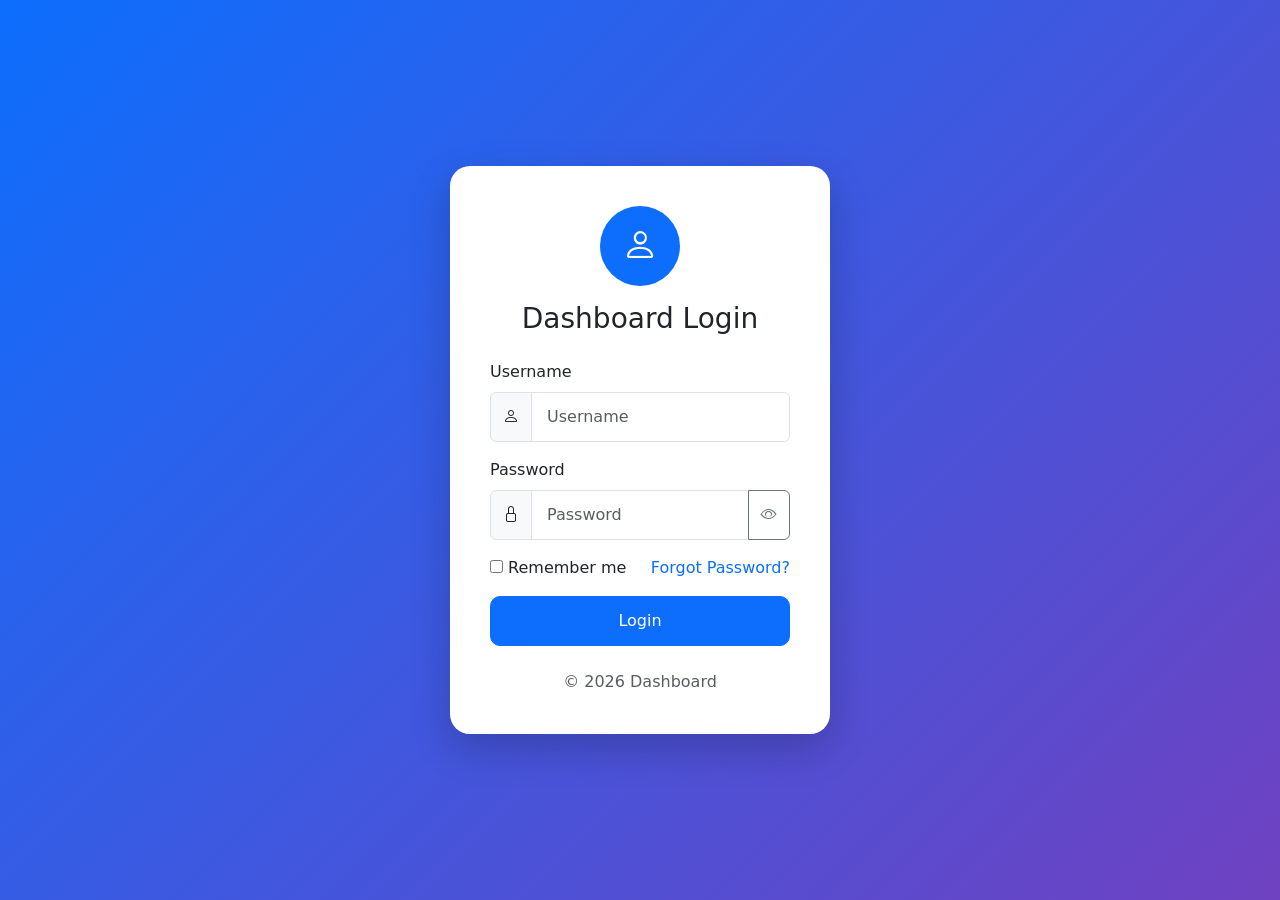
<file: index.html>
<!DOCTYPE html>
<html lang="id">

<head>

<meta charset="UTF-8">
<meta name="viewport" content="width=device-width, initial-scale=1.0">

<title>Login Dashboard</title>


<link href="https://cdn.jsdelivr.net/npm/bootstrap@5.3.3/dist/css/bootstrap.min.css" rel="stylesheet">

<link href="https://cdn.jsdelivr.net/npm/bootstrap-icons@1.11.3/font/bootstrap-icons.min.css" rel="stylesheet">


<style>

body{

    min-height:100vh;
    background:linear-gradient(
        135deg,
        #0d6efd,
        #6f42c1
    );

    display:flex;
    align-items:center;
    justify-content:center;

}


.login-card{

    width:380px;
    border:none;
    border-radius:20px;
    box-shadow:0 15px 40px rgba(0,0,0,.2);

}



.avatar{

    width:80px;
    height:80px;
    border-radius:50%;
    background:#0d6efd;
    color:white;
    display:flex;
    align-items:center;
    justify-content:center;
    font-size:35px;
    margin:auto;

}


.form-control{

    padding:12px 15px;

}



.btn-login{

    padding:12px;
    border-radius:10px;

}


</style>


</head>


<body>



<div class="card login-card p-4">


<div class="card-body">



<div class="avatar mb-3">

<i class="bi bi-person"></i>

</div>



<h3 class="text-center mb-4">

Dashboard Login

</h3>



<div id="alertBox"></div>



<form id="loginForm">



<div class="mb-3">


<label class="form-label">

Username

</label>


<div class="input-group">

<span class="input-group-text">

<i class="bi bi-person"></i>

</span>


<input type="text"
id="username"
class="form-control"
placeholder="Username">


</div>


</div>





<div class="mb-3">


<label class="form-label">

Password

</label>


<div class="input-group">


<span class="input-group-text">

<i class="bi bi-lock"></i>

</span>



<input type="password"
id="password"
class="form-control"
placeholder="Password">



<button type="button"
class="btn btn-outline-secondary"
id="showPassword">

<i class="bi bi-eye"></i>

</button>



</div>


</div>





<div class="d-flex justify-content-between mb-3">


<div>

<input type="checkbox"
id="remember">

<label>

Remember me

</label>

</div>



<a href="#"
class="text-decoration-none">

Forgot Password?

</a>


</div>





<button class="btn btn-primary w-100 btn-login">


<span id="loginText">

Login

</span>


<span id="loading"
class="spinner-border spinner-border-sm d-none">

</span>


</button>




</form>



<p class="text-center text-muted mt-4 mb-0">

© 2026 Dashboard

</p>



</div>


</div>





<script src="https://cdn.jsdelivr.net/npm/bootstrap@5.3.3/dist/js/bootstrap.bundle.min.js"></script>


<script>


// =================================
// BUAT USER DEFAULT
// =================================


let dataUser = JSON.parse(
    localStorage.getItem("dataUser")
);



if(!dataUser){


    dataUser=[

        {

            id:1,

            nama:"Administrator",

            username:"admin",

            password:"12345",

            level:"Admin"

        }

    ];


    localStorage.setItem(
        "dataUser",
        JSON.stringify(dataUser)
    );


}




// =================================
// ELEMENT
// =================================


const loginForm =
document.getElementById("loginForm");


const username =
document.getElementById("username");


const password =
document.getElementById("password");


const remember =
document.getElementById("remember");


const alertBox =
document.getElementById("alertBox");


const showPassword =
document.getElementById("showPassword");





// =================================
// SHOW PASSWORD
// =================================


showPassword.onclick=function(){


    if(password.type==="password"){


        password.type="text";


        showPassword.innerHTML=
        '<i class="bi bi-eye-slash"></i>';


    }else{


        password.type="password";


        showPassword.innerHTML=
        '<i class="bi bi-eye"></i>';

    }


};





// =================================
// REMEMBER
// =================================


let simpanUsername =
localStorage.getItem("rememberUser");


if(simpanUsername){


    username.value=simpanUsername;

    remember.checked=true;

}







// =================================
// LOGIN
// =================================


loginForm.addEventListener(
"submit",
function(e){


e.preventDefault();



let inputUsername =
username.value.trim();



let inputPassword =
password.value.trim();





if(inputUsername===""){


    tampilAlert(
    "Username harus diisi",
    "danger"
    );


    return;

}




if(inputPassword===""){


    tampilAlert(
    "Password harus diisi",
    "danger"
    );


    return;

}






let akun =
dataUser.find(function(data){


return data.username===inputUsername
&&
data.password===inputPassword;


});







if(akun){



sessionStorage.setItem(
"login",
"true"
);



sessionStorage.setItem(
"nama",
akun.nama
);



sessionStorage.setItem(
"level",
akun.level
);





if(remember.checked){


localStorage.setItem(
"rememberUser",
inputUsername
);


}else{


localStorage.removeItem(
"rememberUser"
);


}






tampilAlert(
"Login berhasil",
"success"
);



setTimeout(function(){


window.location.href="dashboard.html";


},800);




}else{


tampilAlert(
"Username atau password salah",
"danger"
);



}



});







function tampilAlert(pesan,warna){


alertBox.innerHTML=`

<div class="alert alert-${warna}">

${pesan}

</div>

`;

}



</script>


</body>

</html>
</file>
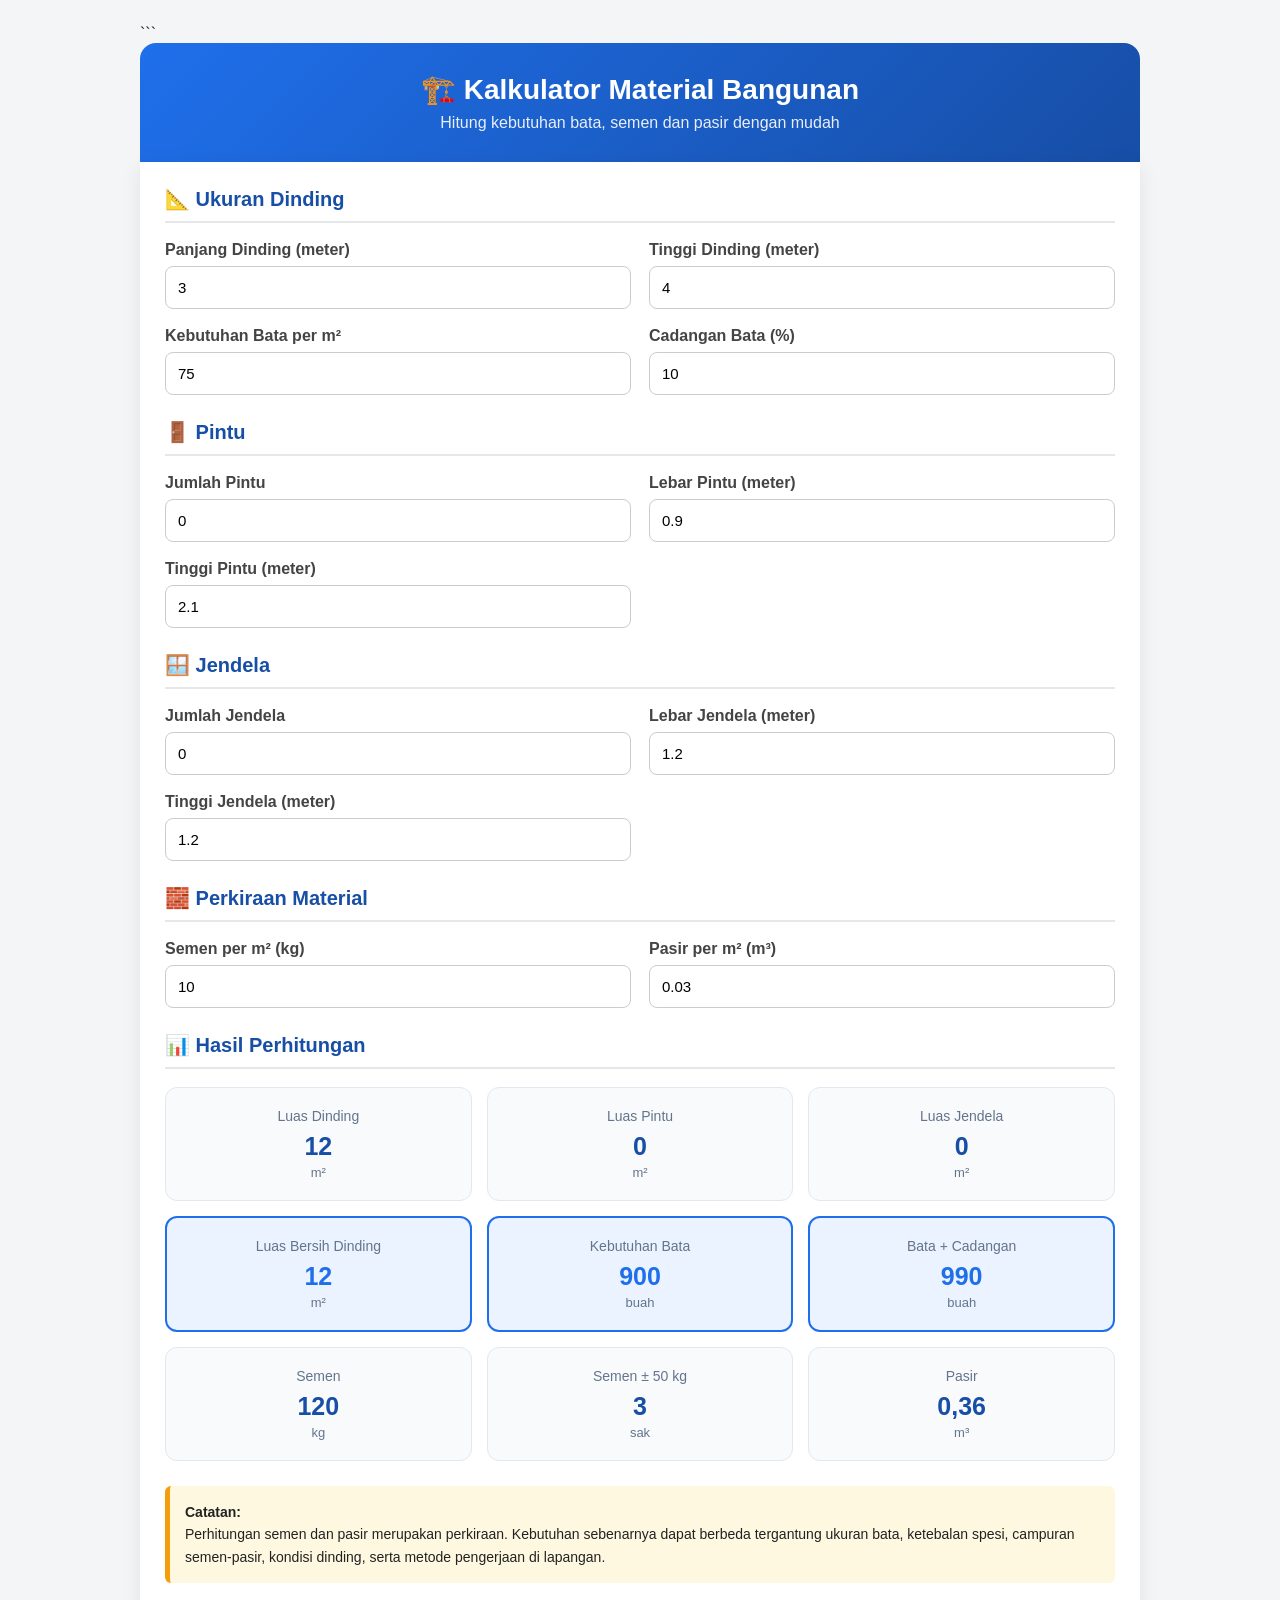
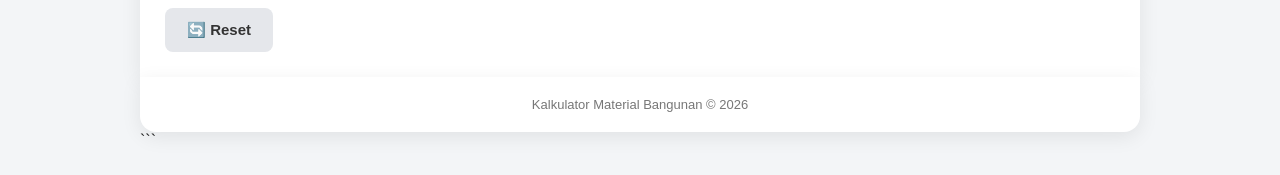
<file: cal.bangunan.html>
<!DOCTYPE html>

<html lang="id">
<head>
<meta charset="UTF-8">
<meta name="viewport" content="width=device-width, initial-scale=1.0">
<title>Kalkulator Material Bangunan</title>

<style>
    * {
        box-sizing: border-box;
        margin: 0;
        padding: 0;
    }

    body {
        font-family: Arial, Helvetica, sans-serif;
        background: #f3f5f7;
        color: #222;
        padding: 25px;
    }

    .container {
        max-width: 1000px;
        margin: auto;
    }

    .header {
        background: linear-gradient(135deg, #1f6feb, #174ea6);
        color: white;
        padding: 30px;
        border-radius: 16px 16px 0 0;
        text-align: center;
    }

    .header h1 {
        font-size: 28px;
        margin-bottom: 8px;
    }

    .header p {
        opacity: 0.9;
    }

    .card {
        background: white;
        padding: 25px;
        box-shadow: 0 5px 20px rgba(0,0,0,0.08);
    }

    .section-title {
        font-size: 20px;
        font-weight: bold;
        margin-bottom: 18px;
        color: #174ea6;
        border-bottom: 2px solid #e5e7eb;
        padding-bottom: 10px;
    }

    .grid {
        display: grid;
        grid-template-columns: repeat(2, 1fr);
        gap: 18px;
        margin-bottom: 25px;
    }

    .form-group {
        display: flex;
        flex-direction: column;
    }

    label {
        font-weight: bold;
        margin-bottom: 7px;
        color: #444;
    }

    input,
    select {
        width: 100%;
        padding: 12px;
        border: 1px solid #ccc;
        border-radius: 8px;
        font-size: 15px;
        outline: none;
    }

    input:focus,
    select:focus {
        border-color: #1f6feb;
        box-shadow: 0 0 0 3px rgba(31,111,235,0.1);
    }

    .full {
        grid-column: 1 / -1;
    }

    .result-section {
        margin-top: 10px;
    }

    .result-grid {
        display: grid;
        grid-template-columns: repeat(3, 1fr);
        gap: 15px;
    }

    .result-box {
        background: #f8fafc;
        border: 1px solid #e2e8f0;
        border-radius: 12px;
        padding: 20px;
        text-align: center;
    }

    .result-box .title {
        color: #64748b;
        font-size: 14px;
        margin-bottom: 8px;
    }

    .result-box .value {
        font-size: 25px;
        font-weight: bold;
        color: #174ea6;
    }

    .result-box .unit {
        font-size: 13px;
        color: #64748b;
        margin-top: 4px;
    }

    .highlight {
        background: #eaf3ff;
        border: 2px solid #1f6feb;
    }

    .highlight .value {
        color: #1f6feb;
    }

    .info {
        background: #fff8e1;
        border-left: 5px solid #f59e0b;
        padding: 15px;
        margin-top: 25px;
        border-radius: 6px;
        line-height: 1.6;
        font-size: 14px;
    }

    .button-area {
        display: flex;
        gap: 10px;
        margin-top: 25px;
    }

    button {
        border: none;
        padding: 13px 22px;
        border-radius: 8px;
        cursor: pointer;
        font-size: 15px;
        font-weight: bold;
    }

    .btn-reset {
        background: #e5e7eb;
        color: #333;
    }

    .btn-reset:hover {
        background: #d1d5db;
    }

    .footer {
        background: #fff;
        padding: 20px;
        text-align: center;
        color: #777;
        font-size: 13px;
        border-radius: 0 0 16px 16px;
        box-shadow: 0 5px 20px rgba(0,0,0,0.08);
    }

    @media (max-width: 768px) {
        body {
            padding: 10px;
        }

        .grid,
        .result-grid {
            grid-template-columns: 1fr;
        }

        .header h1 {
            font-size: 22px;
        }

        .card {
            padding: 18px;
        }
    }
</style>

</head>

<body>

<div class="container">

```
<div class="header">
    <h1>🏗️ Kalkulator Material Bangunan</h1>
    <p>Hitung kebutuhan bata, semen dan pasir dengan mudah</p>
</div>

<div class="card">

    <!-- DATA DINDING -->
    <div class="section-title">
        📐 Ukuran Dinding
    </div>

    <div class="grid">

        <div class="form-group">
            <label for="panjang">Panjang Dinding (meter)</label>
            <input type="number" id="panjang" value="3" min="0" step="0.01">
        </div>

        <div class="form-group">
            <label for="tinggi">Tinggi Dinding (meter)</label>
            <input type="number" id="tinggi" value="4" min="0" step="0.01">
        </div>

        <div class="form-group">
            <label for="bataPerM2">Kebutuhan Bata per m²</label>
            <input type="number" id="bataPerM2" value="75" min="1" step="1">
        </div>

        <div class="form-group">
            <label for="cadangan">Cadangan Bata (%)</label>
            <input type="number" id="cadangan" value="10" min="0" step="1">
        </div>

    </div>


    <!-- PINTU -->
    <div class="section-title">
        🚪 Pintu
    </div>

    <div class="grid">

        <div class="form-group">
            <label for="jumlahPintu">Jumlah Pintu</label>
            <input type="number" id="jumlahPintu" value="0" min="0" step="1">
        </div>

        <div class="form-group">
            <label for="lebarPintu">Lebar Pintu (meter)</label>
            <input type="number" id="lebarPintu" value="0.9" min="0" step="0.01">
        </div>

        <div class="form-group">
            <label for="tinggiPintu">Tinggi Pintu (meter)</label>
            <input type="number" id="tinggiPintu" value="2.1" min="0" step="0.01">
        </div>

    </div>


    <!-- JENDELA -->
    <div class="section-title">
        🪟 Jendela
    </div>

    <div class="grid">

        <div class="form-group">
            <label for="jumlahJendela">Jumlah Jendela</label>
            <input type="number" id="jumlahJendela" value="0" min="0" step="1">
        </div>

        <div class="form-group">
            <label for="lebarJendela">Lebar Jendela (meter)</label>
            <input type="number" id="lebarJendela" value="1.2" min="0" step="0.01">
        </div>

        <div class="form-group">
            <label for="tinggiJendela">Tinggi Jendela (meter)</label>
            <input type="number" id="tinggiJendela" value="1.2" min="0" step="0.01">
        </div>

    </div>


    <!-- PERKIRAAN MATERIAL -->
    <div class="section-title">
        🧱 Perkiraan Material
    </div>

    <div class="grid">

        <div class="form-group">
            <label for="semenPerM2">Semen per m² (kg)</label>
            <input type="number" id="semenPerM2" value="10" min="0" step="0.1">
        </div>

        <div class="form-group">
            <label for="pasirPerM2">Pasir per m² (m³)</label>
            <input type="number" id="pasirPerM2" value="0.03" min="0" step="0.001">
        </div>

    </div>


    <!-- HASIL -->
    <div class="result-section">

        <div class="section-title">
            📊 Hasil Perhitungan
        </div>

        <div class="result-grid">

            <div class="result-box">
                <div class="title">Luas Dinding</div>
                <div class="value" id="hasilLuas">0</div>
                <div class="unit">m²</div>
            </div>

            <div class="result-box">
                <div class="title">Luas Pintu</div>
                <div class="value" id="hasilPintu">0</div>
                <div class="unit">m²</div>
            </div>

            <div class="result-box">
                <div class="title">Luas Jendela</div>
                <div class="value" id="hasilJendela">0</div>
                <div class="unit">m²</div>
            </div>

            <div class="result-box highlight">
                <div class="title">Luas Bersih Dinding</div>
                <div class="value" id="hasilLuasBersih">0</div>
                <div class="unit">m²</div>
            </div>

            <div class="result-box highlight">
                <div class="title">Kebutuhan Bata</div>
                <div class="value" id="hasilBata">0</div>
                <div class="unit">buah</div>
            </div>

            <div class="result-box highlight">
                <div class="title">Bata + Cadangan</div>
                <div class="value" id="hasilBataCadangan">0</div>
                <div class="unit">buah</div>
            </div>

            <div class="result-box">
                <div class="title">Semen</div>
                <div class="value" id="hasilSemen">0</div>
                <div class="unit">kg</div>
            </div>

            <div class="result-box">
                <div class="title">Semen ± 50 kg</div>
                <div class="value" id="hasilSakSemen">0</div>
                <div class="unit">sak</div>
            </div>

            <div class="result-box">
                <div class="title">Pasir</div>
                <div class="value" id="hasilPasir">0</div>
                <div class="unit">m³</div>
            </div>

        </div>

    </div>


    <div class="info">
        <strong>Catatan:</strong><br>
        Perhitungan semen dan pasir merupakan perkiraan. 
        Kebutuhan sebenarnya dapat berbeda tergantung ukuran bata,
        ketebalan spesi, campuran semen-pasir, kondisi dinding,
        serta metode pengerjaan di lapangan.
    </div>


    <div class="button-area">
        <button class="btn-reset" onclick="resetForm()">
            🔄 Reset
        </button>
    </div>

</div>

<div class="footer">
    Kalkulator Material Bangunan &copy; 2026
</div>
```

</div>

<script>

function angka(id) {
    const nilai = parseFloat(document.getElementById(id).value);
    return isNaN(nilai) ? 0 : nilai;
}


function formatAngka(nilai, desimal = 2) {
    return nilai.toLocaleString("id-ID", {
        minimumFractionDigits: 0,
        maximumFractionDigits: desimal
    });
}


function hitung() {

    // =========================
    // DATA DINDING
    // =========================

    const panjang = angka("panjang");
    const tinggi = angka("tinggi");

    const luasDinding = panjang * tinggi;


    // =========================
    // PINTU
    // =========================

    const jumlahPintu = angka("jumlahPintu");
    const lebarPintu = angka("lebarPintu");
    const tinggiPintu = angka("tinggiPintu");

    const luasPintu =
        jumlahPintu *
        lebarPintu *
        tinggiPintu;


    // =========================
    // JENDELA
    // =========================

    const jumlahJendela = angka("jumlahJendela");
    const lebarJendela = angka("lebarJendela");
    const tinggiJendela = angka("tinggiJendela");

    const luasJendela =
        jumlahJendela *
        lebarJendela *
        tinggiJendela;


    // =========================
    // LUAS BERSIH
    // =========================

    let luasBersih =
        luasDinding -
        luasPintu -
        luasJendela;

    if (luasBersih < 0) {
        luasBersih = 0;
    }


    // =========================
    // BATA
    // =========================

    const bataPerM2 = angka("bataPerM2");
    const cadangan = angka("cadangan");

    const kebutuhanBata =
        luasBersih * bataPerM2;

    const bataCadangan =
        kebutuhanBata +
        (kebutuhanBata * cadangan / 100);


    // =========================
    // SEMEN
    // =========================

    const semenPerM2 = angka("semenPerM2");

    const kebutuhanSemen =
        luasBersih * semenPerM2;

    const sakSemen =
        kebutuhanSemen / 50;


    // =========================
    // PASIR
    // =========================

    const pasirPerM2 = angka("pasirPerM2");

    const kebutuhanPasir =
        luasBersih * pasirPerM2;


    // =========================
    // TAMPILKAN HASIL
    // =========================

    document.getElementById("hasilLuas").textContent =
        formatAngka(luasDinding);

    document.getElementById("hasilPintu").textContent =
        formatAngka(luasPintu);

    document.getElementById("hasilJendela").textContent =
        formatAngka(luasJendela);

    document.getElementById("hasilLuasBersih").textContent =
        formatAngka(luasBersih);

    document.getElementById("hasilBata").textContent =
        formatAngka(Math.ceil(kebutuhanBata), 0);

    document.getElementById("hasilBataCadangan").textContent =
        formatAngka(Math.ceil(bataCadangan), 0);

    document.getElementById("hasilSemen").textContent =
        formatAngka(kebutuhanSemen);

    document.getElementById("hasilSakSemen").textContent =
        formatAngka(Math.ceil(sakSemen), 0);

    document.getElementById("hasilPasir").textContent =
        formatAngka(kebutuhanPasir);
}


// =========================
// OTOMATIS HITUNG
// =========================

document.querySelectorAll("input").forEach(function(input) {

    input.addEventListener("input", hitung);

});


// =========================
// RESET
// =========================

function resetForm() {

    document.getElementById("panjang").value = 3;
    document.getElementById("tinggi").value = 4;

    document.getElementById("bataPerM2").value = 75;
    document.getElementById("cadangan").value = 10;

    document.getElementById("jumlahPintu").value = 0;
    document.getElementById("lebarPintu").value = 0.9;
    document.getElementById("tinggiPintu").value = 2.1;

    document.getElementById("jumlahJendela").value = 0;
    document.getElementById("lebarJendela").value = 1.2;
    document.getElementById("tinggiJendela").value = 1.2;

    document.getElementById("semenPerM2").value = 10;
    document.getElementById("pasirPerM2").value = 0.03;

    hitung();
}


// =========================
// JALANKAN SAAT HALAMAN DIBUKA
// =========================

hitung();

</script>

</body>
</html>
</file>
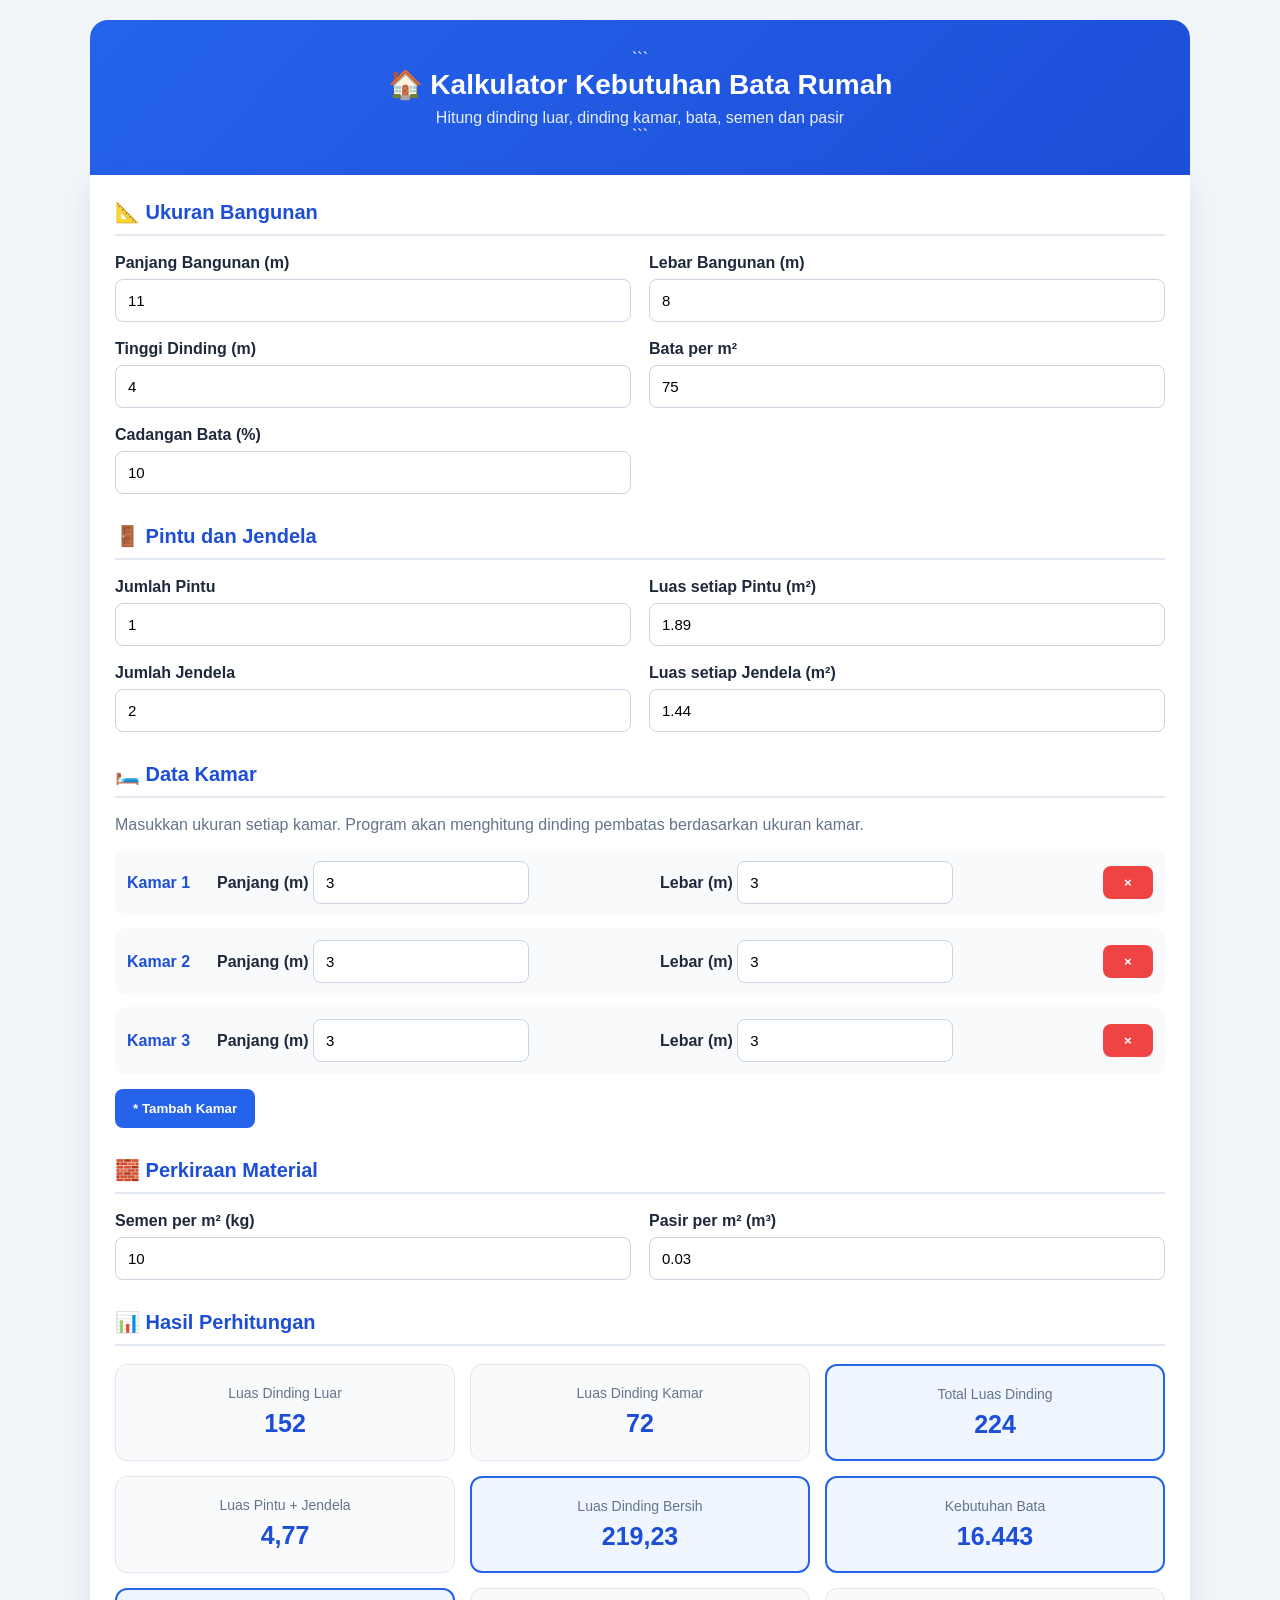
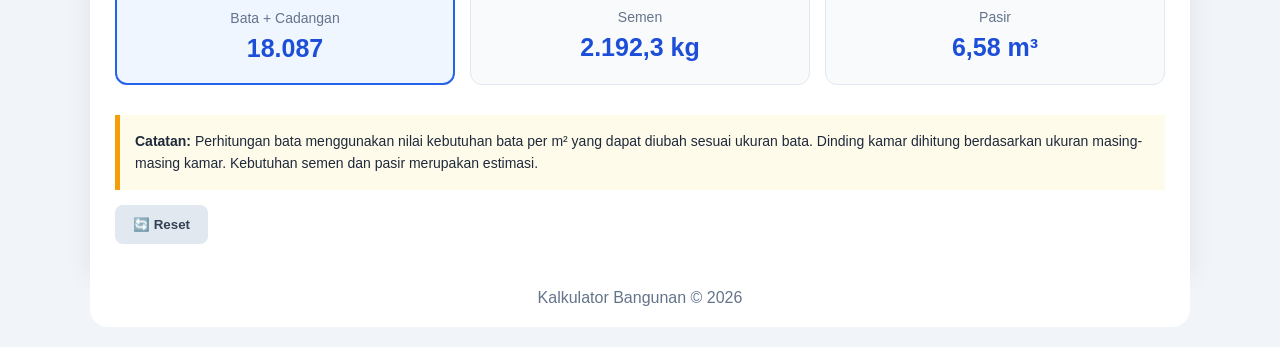
<file: cal.bangunan1.html>
<!DOCTYPE html>

<html lang="id">
<head>
<meta charset="UTF-8">
<meta name="viewport" content="width=device-width, initial-scale=1.0">

<title>Kalkulator Kebutuhan Bata Rumah</title>

<style>
* {
    box-sizing: border-box;
    margin: 0;
    padding: 0;
}

body {
    font-family: Arial, sans-serif;
    background: #f1f5f9;
    color: #1e293b;
    padding: 20px;
}

.container {
    max-width: 1100px;
    margin: auto;
}

.header {
    background: linear-gradient(135deg, #2563eb, #1d4ed8);
    color: white;
    padding: 30px;
    border-radius: 18px 18px 0 0;
    text-align: center;
}

.header h1 {
    font-size: 28px;
    margin-bottom: 8px;
}

.header p {
    opacity: .9;
}

.card {
    background: white;
    padding: 25px;
    box-shadow: 0 8px 25px rgba(0,0,0,.08);
}

.section {
    margin-bottom: 30px;
}

.section-title {
    font-size: 20px;
    font-weight: bold;
    color: #1d4ed8;
    border-bottom: 2px solid #e2e8f0;
    padding-bottom: 10px;
    margin-bottom: 18px;
}

.grid {
    display: grid;
    grid-template-columns: repeat(2, 1fr);
    gap: 18px;
}

.form-group {
    display: flex;
    flex-direction: column;
}

label {
    font-weight: bold;
    margin-bottom: 7px;
}

input,
select {
    padding: 12px;
    border: 1px solid #cbd5e1;
    border-radius: 8px;
    font-size: 15px;
}

input:focus {
    outline: none;
    border-color: #2563eb;
}

.kamar-list {
    display: flex;
    flex-direction: column;
    gap: 12px;
}

.kamar-item {
    display: grid;
    grid-template-columns: 80px 1fr 1fr 50px;
    gap: 10px;
    align-items: center;
    background: #f8fafc;
    padding: 12px;
    border-radius: 10px;
}

.kamar-item strong {
    color: #1d4ed8;
}

.btn {
    border: none;
    border-radius: 8px;
    padding: 12px 18px;
    cursor: pointer;
    font-weight: bold;
}

.btn-primary {
    background: #2563eb;
    color: white;
}

.btn-danger {
    background: #ef4444;
    color: white;
    padding: 9px 12px;
}

.btn-secondary {
    background: #e2e8f0;
    color: #334155;
}

.button-area {
    display: flex;
    gap: 10px;
    margin-top: 15px;
}

.result-grid {
    display: grid;
    grid-template-columns: repeat(3, 1fr);
    gap: 15px;
}

.result {
    background: #f8fafc;
    border: 1px solid #e2e8f0;
    padding: 20px;
    border-radius: 12px;
    text-align: center;
}

.result .label {
    font-size: 14px;
    color: #64748b;
    margin-bottom: 8px;
}

.result .value {
    font-size: 25px;
    font-weight: bold;
    color: #1d4ed8;
}

.highlight {
    background: #eff6ff;
    border: 2px solid #2563eb;
}

.info {
    background: #fffbeb;
    border-left: 5px solid #f59e0b;
    padding: 15px;
    margin-top: 25px;
    line-height: 1.6;
    font-size: 14px;
}

.footer {
    background: white;
    padding: 20px;
    text-align: center;
    color: #64748b;
    border-radius: 0 0 18px 18px;
}

@media(max-width: 700px) {

    body {
        padding: 8px;
    }

    .grid,
    .result-grid {
        grid-template-columns: 1fr;
    }

    .kamar-item {
        grid-template-columns: 1fr;
    }

    .header h1 {
        font-size: 22px;
    }

}
</style>

</head>

<body>

<div class="container">

<div class="header">

```
<h1>🏠 Kalkulator Kebutuhan Bata Rumah</h1>

<p>
    Hitung dinding luar, dinding kamar, bata, semen dan pasir
</p>
```

</div>

<div class="card">

<!-- ============================= -->

<!-- UKURAN BANGUNAN -->

<!-- ============================= -->

<div class="section">

<div class="section-title">
📐 Ukuran Bangunan
</div>

<div class="grid">

<div class="form-group">

<label>Panjang Bangunan (m)</label>

<input
type="number"
id="panjangBangunan"
value="11"
min="0"
step="0.01"

>

</div>

<div class="form-group">

<label>Lebar Bangunan (m)</label>

<input
type="number"
id="lebarBangunan"
value="8"
min="0"
step="0.01"

>

</div>

<div class="form-group">

<label>Tinggi Dinding (m)</label>

<input
type="number"
id="tinggiBangunan"
value="4"
min="0"
step="0.01"

>

</div>

<div class="form-group">

<label>Bata per m²</label>

<input
type="number"
id="bataPerM2"
value="75"
min="1"

>

</div>

<div class="form-group">

<label>Cadangan Bata (%)</label>

<input
type="number"
id="cadangan"
value="10"
min="0"

>

</div>

</div>

</div>

<!-- ============================= -->

<!-- PINTU DAN JENDELA -->

<!-- ============================= -->

<div class="section">

<div class="section-title">
🚪 Pintu dan Jendela
</div>

<div class="grid">

<div class="form-group">

<label>Jumlah Pintu</label>

<input
type="number"
id="jumlahPintu"
value="1"
min="0"

>

</div>

<div class="form-group">

<label>Luas setiap Pintu (m²)</label>

<input
type="number"
id="luasPintu"
value="1.89"
min="0"
step="0.01"

>

</div>

<div class="form-group">

<label>Jumlah Jendela</label>

<input
type="number"
id="jumlahJendela"
value="2"
min="0"

>

</div>

<div class="form-group">

<label>Luas setiap Jendela (m²)</label>

<input
type="number"
id="luasJendela"
value="1.44"
min="0"
step="0.01"

>

</div>

</div>

</div>

<!-- ============================= -->

<!-- KAMAR -->

<!-- ============================= -->

<div class="section">

<div class="section-title">
🛏️ Data Kamar
</div>

<p style="margin-bottom:15px;color:#64748b">

Masukkan ukuran setiap kamar.
Program akan menghitung dinding pembatas berdasarkan ukuran kamar.

</p>

<div id="kamarList" class="kamar-list"></div>

<div class="button-area">

<button
class="btn btn-primary"
onclick="tambahKamar()"

>

* Tambah Kamar

  </button>

</div>

</div>

<!-- ============================= -->

<!-- MATERIAL -->

<!-- ============================= -->

<div class="section">

<div class="section-title">
🧱 Perkiraan Material
</div>

<div class="grid">

<div class="form-group">

<label>Semen per m² (kg)</label>

<input
type="number"
id="semenPerM2"
value="10"
min="0"
step="0.1"

>

</div>

<div class="form-group">

<label>Pasir per m² (m³)</label>

<input
type="number"
id="pasirPerM2"
value="0.03"
min="0"
step="0.001"

>

</div>

</div>

</div>

<!-- ============================= -->

<!-- HASIL -->

<!-- ============================= -->

<div class="section">

<div class="section-title">
📊 Hasil Perhitungan
</div>

<div class="result-grid">

<div class="result">

<div class="label">
Luas Dinding Luar
</div>

<div
class="value"
id="hasilDindingLuar"
>
0
</div>

</div>

<div class="result">

<div class="label">
Luas Dinding Kamar
</div>

<div
class="value"
id="hasilDindingKamar"
>
0
</div>

</div>

<div class="result highlight">

<div class="label">
Total Luas Dinding
</div>

<div
class="value"
id="hasilTotalDinding"
>
0
</div>

</div>

<div class="result">

<div class="label">
Luas Pintu + Jendela
</div>

<div
class="value"
id="hasilBukaan"
>
0
</div>

</div>

<div class="result highlight">

<div class="label">
Luas Dinding Bersih
</div>

<div
class="value"
id="hasilBersih"
>
0
</div>

</div>

<div class="result highlight">

<div class="label">
Kebutuhan Bata</div>

<div
class="value"
id="hasilBata"
>
0
</div>

</div>

<div class="result highlight">

<div class="label">
Bata + Cadangan
</div>

<div
class="value"
id="hasilBataCadangan"
>
0
</div>

</div>

<div class="result">

<div class="label">
Semen
</div>

<div
class="value"
id="hasilSemen"
>
0
</div>

</div>

<div class="result">

<div class="label">
Pasir
</div>

<div
class="value"
id="hasilPasir"
>
0
</div>

</div>

</div>

</div>

<div class="info">

<strong>Catatan:</strong>

Perhitungan bata menggunakan nilai kebutuhan
bata per m² yang dapat diubah sesuai ukuran bata.
Dinding kamar dihitung berdasarkan ukuran masing-masing kamar.
Kebutuhan semen dan pasir merupakan estimasi.

</div>

<div class="button-area">

<button
class="btn btn-secondary"
onclick="resetSemua()"

>

🔄 Reset </button>

</div>

</div>

<div class="footer">

Kalkulator Bangunan © 2026

</div>

</div>

<script>

/* ==========================================
   DATA KAMAR
========================================== */

let daftarKamar = [];

let nomorKamar = 0;


/* ==========================================
   TAMBAH KAMAR
========================================== */

function tambahKamar(
    panjang = 3,
    lebar = 3
) {

    nomorKamar++;

    const id = nomorKamar;

    daftarKamar.push({
        id: id,
        panjang: panjang,
        lebar: lebar
    });

    tampilkanKamar();

    hitung();

}


/* ==========================================
   TAMPILKAN KAMAR
========================================== */

function tampilkanKamar() {

    const container =
        document.getElementById("kamarList");

    container.innerHTML = "";

    daftarKamar.forEach(function(kamar, index) {

        const div =
            document.createElement("div");

        div.className = "kamar-item";

        div.innerHTML = `

            <strong>
                Kamar ${index + 1}
            </strong>

            <div>

                <label>
                    Panjang (m)
                </label>

                <input
                    type="number"
                    value="${kamar.panjang}"
                    min="0"
                    step="0.01"
                    onchange="ubahKamar(${kamar.id}, 'panjang', this.value)"
                >

            </div>


            <div>

                <label>
                    Lebar (m)
                </label>

                <input
                    type="number"
                    value="${kamar.lebar}"
                    min="0"
                    step="0.01"
                    onchange="ubahKamar(${kamar.id}, 'lebar', this.value)"
                >

            </div>


            <button
                class="btn btn-danger"
                onclick="hapusKamar(${kamar.id})"
            >
                ×
            </button>

        `;

        container.appendChild(div);

    });

}


/* ==========================================
   UBAH KAMAR
========================================== */

function ubahKamar(id, field, value) {

    const kamar =
        daftarKamar.find(
            item => item.id === id
        );

    if (kamar) {

        kamar[field] =
            parseFloat(value) || 0;

    }

    hitung();

}


/* ==========================================
   HAPUS KAMAR
========================================== */

function hapusKamar(id) {

    daftarKamar =
        daftarKamar.filter(
            kamar => kamar.id !== id
        );

    tampilkanKamar();

    hitung();

}


/* ==========================================
   ANGKA
========================================== */

function angka(id) {

    const value =
        parseFloat(
            document.getElementById(id).value
        );

    return isNaN(value) ? 0 : value;

}


/* ==========================================
   FORMAT
========================================== */

function formatAngka(value) {

    return value.toLocaleString(
        "id-ID",
        {
            maximumFractionDigits: 2
        }
    );

}


/* ==========================================
   HITUNG
========================================== */

function hitung() {

    /* -----------------------------
       BANGUNAN
    ----------------------------- */

    const panjang =
        angka("panjangBangunan");

    const lebar =
        angka("lebarBangunan");

    const tinggi =
        angka("tinggiBangunan");


    const keliling =
        2 * (panjang + lebar);


    const luasDindingLuar =
        keliling * tinggi;


    /* -----------------------------
       DINDING KAMAR
    ----------------------------- */

    let luasDindingKamar = 0;


    daftarKamar.forEach(function(kamar) {

        const kelilingKamar =
            2 *
            (kamar.panjang + kamar.lebar);


        luasDindingKamar +=
            kelilingKamar * tinggi;

    });


    /*
       Karena setiap kamar dianggap
       memiliki 4 sisi dinding,
       dinding yang berbatasan antar
       kamar akan terhitung dua kali.

       Untuk estimasi sederhana,
       kita gunakan 50% sebagai
       faktor koreksi.
    */

    luasDindingKamar =
        luasDindingKamar * 0.5;


    /* -----------------------------
       TOTAL DINDING
    ----------------------------- */

    const totalDinding =
        luasDindingLuar +
        luasDindingKamar;


    /* -----------------------------
       BUKAAN
    ----------------------------- */

    const jumlahPintu =
        angka("jumlahPintu");

    const luasPintu =
        angka("luasPintu");


    const jumlahJendela =
        angka("jumlahJendela");

    const luasJendela =
        angka("luasJendela");


    const totalBukaan =
        (jumlahPintu * luasPintu) +
        (jumlahJendela * luasJendela);


    /* -----------------------------
       LUAS BERSIH
    ----------------------------- */

    let luasBersih =
        totalDinding -
        totalBukaan;


    if (luasBersih < 0) {

        luasBersih = 0;

    }


    /* -----------------------------
       BATA
    ----------------------------- */

    const bataPerM2 =
        angka("bataPerM2");

    const cadangan =
        angka("cadangan");


    const kebutuhanBata =
        luasBersih *
        bataPerM2;


    const bataCadangan =
        kebutuhanBata +
        (
            kebutuhanBata *
            cadangan /
            100
        );


    /* -----------------------------
       SEMEN
    ----------------------------- */

    const semenPerM2 =
        angka("semenPerM2");


    const kebutuhanSemen =
        luasBersih *
        semenPerM2;


    /* -----------------------------
       PASIR
    ----------------------------- */

    const pasirPerM2 =
        angka("pasirPerM2");


    const kebutuhanPasir =
        luasBersih *
        pasirPerM2;


    /* -----------------------------
       TAMPILKAN
    ----------------------------- */

    document.getElementById(
        "hasilDindingLuar"
    ).textContent =
        formatAngka(luasDindingLuar);


    document.getElementById(
        "hasilDindingKamar"
    ).textContent =
        formatAngka(luasDindingKamar);


    document.getElementById(
        "hasilTotalDinding"
    ).textContent =
        formatAngka(totalDinding);


    document.getElementById(
        "hasilBukaan"
    ).textContent =
        formatAngka(totalBukaan);


    document.getElementById(
        "hasilBersih"
    ).textContent =
        formatAngka(luasBersih);


    document.getElementById(
        "hasilBata"
    ).textContent =
        Math.ceil(kebutuhanBata)
        .toLocaleString("id-ID");


    document.getElementById(
        "hasilBataCadangan"
    ).textContent =
        Math.ceil(bataCadangan)
        .toLocaleString("id-ID");


    document.getElementById(
        "hasilSemen"
    ).textContent =
        formatAngka(kebutuhanSemen)
        + " kg";


    document.getElementById(
        "hasilPasir"
    ).textContent =
        formatAngka(kebutuhanPasir)
        + " m³";

}


/* ==========================================
   INPUT OTOMATIS
========================================== */

document
.querySelectorAll("input")
.forEach(function(input) {

    input.addEventListener(
        "input",
        hitung
    );

});


/* ==========================================
   RESET
========================================== */

function resetSemua() {

    document.getElementById(
        "panjangBangunan"
    ).value = 11;


    document.getElementById(
        "lebarBangunan"
    ).value = 8;


    document.getElementById(
        "tinggiBangunan"
    ).value = 4;


    document.getElementById(
        "bataPerM2"
    ).value = 75;


    document.getElementById(
        "cadangan"
    ).value = 10;


    document.getElementById(
        "jumlahPintu"
    ).value = 1;


    document.getElementById(
        "luasPintu"
    ).value = 1.89;


    document.getElementById(
        "jumlahJendela"
    ).value = 2;


    document.getElementById(
        "luasJendela"
    ).value = 1.44;


    document.getElementById(
        "semenPerM2"
    ).value = 10;


    document.getElementById(
        "pasirPerM2"
    ).value = 0.03;


    daftarKamar = [];

    nomorKamar = 0;


    tampilkanKamar();

    hitung();

}


/* ==========================================
   KAMAR DEFAULT
========================================== */

tambahKamar(3, 3);
tambahKamar(3, 3);
tambahKamar(3, 3);

</script>

</body>
</html>
</file>
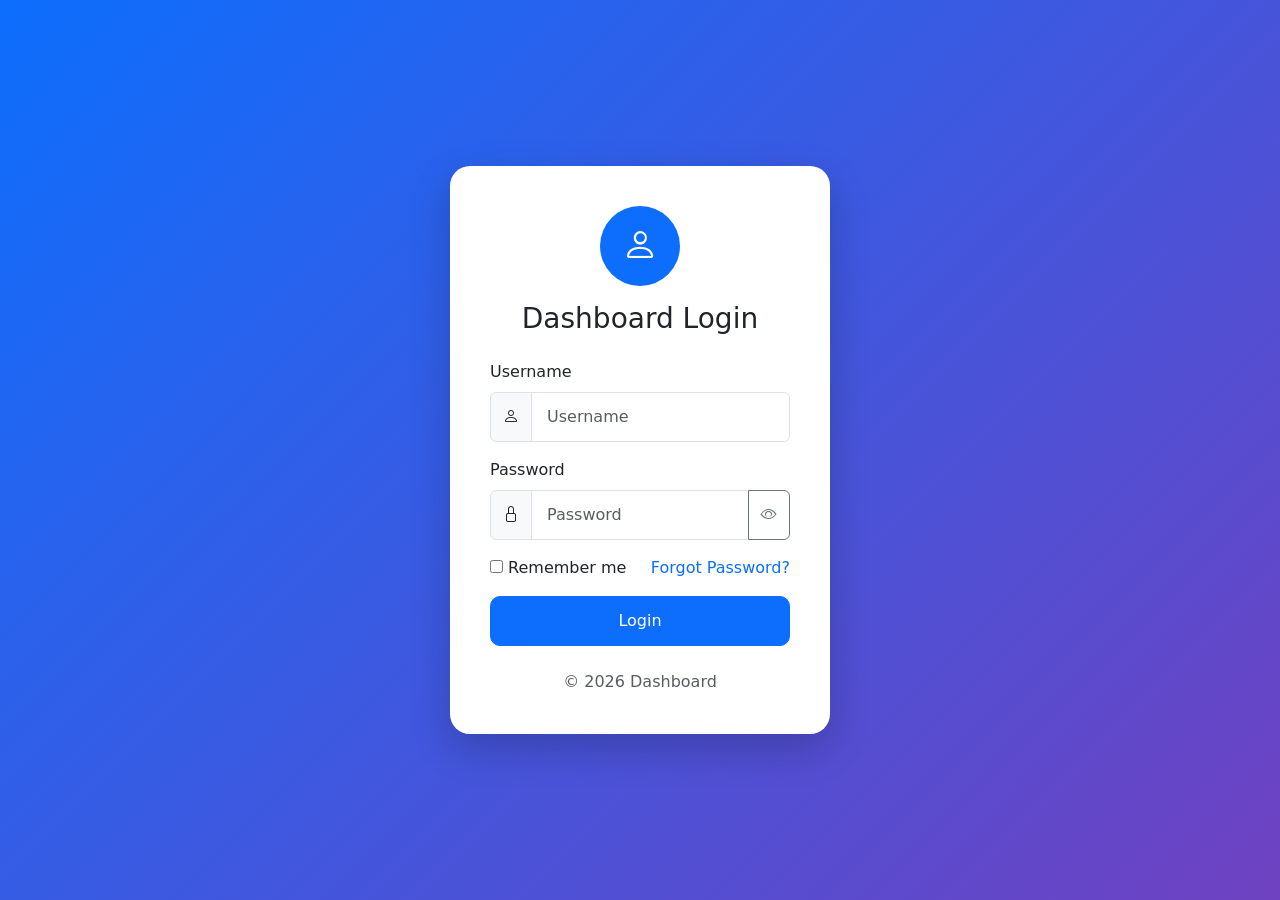
<file: dashboard.html>
<!DOCTYPE html>
<html lang="id">
<head>
    <meta charset="UTF-8">
    <meta name="viewport" content="width=device-width, initial-scale=1.0">
    <title>dashboard</title>

    <!-- Bootstrap-->
    <link href="https://cdn.jsdelivr.net/npm/bootstrap@5.3.3/dist/css/bootstrap.min.css" rel="stylesheet">
    <!-- Bootstrap Icons -->
    <link href="https://cdn.jsdelivr.net/npm/bootstrap-icons@1.11.3/font/bootstrap-icons.css" rel="stylesheet">

    <!-- CSS Dashboard -->
    <link rel="stylesheet" href="style-karyawan.css">

    <style>
     .page-title {
            font-weight: 600;
            color: #212529;
        }

        .page-subtitle {
            color: #6c757d;
            font-size: 14px;
        }

        .card-master {
            border: none;
            border-radius: 15px;
            box-shadow: 0 4px 20px rgba(0, 0, 0, .08);
        }

        .card-master .card-header {
            background: #fff;
            border-bottom: 1px solid #eee;
            padding: 18px 20px;
            border-radius: 15px 15px 0 0;
        }

        .table thead th {
            background: #f8f9fa;
            color: #495057;
            font-size: 13px;
            font-weight: 600;
            vertical-align: middle;
            white-space: nowrap;
        }

        .table tbody td {
            font-size: 14px;
            vertical-align: middle;
        }

        .table-hover tbody tr:hover {
            background-color: #f8fbff;
        }

        .btn-action {
            width: 34px;
            height: 34px;
            display: inline-flex;
            align-items: center;
            justify-content: center;
            border-radius: 8px;
        }

        .badge-mandor {
            background: #e7f1ff;
            color: #0d6efd;
            font-weight: 500;
            padding: 6px 10px;
            border-radius: 20px;
        }

        .modal-content {
            border: none;
            border-radius: 15px;
            box-shadow: 0 10px 40px rgba(0,0,0,.15);
        }

        .modal-header {
            background: #0d6efd;
            color: #fff;
            border-radius: 15px 15px 0 0;
        }

        .modal-header .btn-close {
            filter: brightness(0) invert(1);
        }

        .form-control,
        .form-select {
            border-radius: 8px;
        }

        .form-control:focus,
        .form-select:focus {
            border-color: #0d6efd;
            box-shadow: 0 0 0 .2rem rgba(13,110,253,.15);
        }

        .empty-data {
            padding: 40px 10px !important;
            color: #6c757d;
        }

        .search-box {
            max-width: 280px;
        }

        @media (max-width: 768px) {

            .search-box {
                max-width: 100%;
                width: 100%;
            }

            .toolbar {
                flex-direction: column;
                align-items: stretch !important;
            }

            .toolbar .btn {
                width: 100%;
            }
        }
    </style>
</head>

<body>
<!-- =========================
     NAVBAR
========================= -->
<nav class="navbar">
    <div class="container-fluid">
        <!-- Toggle -->
        <button class="toggle-btn btn btn-light d-flex align-items-center justify-content-center" id="toggleSidebar" type="button" title="Toggle Sidebar">
            <i class="bi bi-list"></i>
        </button>

        <!-- User -->
        <div class="dropdown ms-auto">

            <a href="#" class="d-flex align-items-center text-white text-decoration-none dropdown-toggle" data-bs-toggle="dropdown" aria-expanded="false">

                <img src="https://ui-avatars.com/api/?name=Administrator&background=0d6efd&color=fff"
                    width="38" height="38" class="rounded-circle border border-white me-2" id="avatarUser" alt="User">
                <div class="text-start">

                    <div id="namaUser" class="fw-semibold">
                        Administrator
                    </div>

                    <small id="levelUser">
                        Admin
                    </small>

                </div>

            </a>

            <ul class="dropdown-menu dropdown-menu-end shadow">

                <li>
                    <a class="dropdown-item" href="#">
                        <i class="bi bi-person me-2"></i>
                        Profil
                    </a>
                </li>

                <li>
                    <hr class="dropdown-divider">
                </li>

                <li>
                    <a class="dropdown-item text-danger"
                        href="#" id="logoutBtn">
                        <i class="bi bi-box-arrow-right me-2"></i>
                        Logout
                    </a>
                </li>

            </ul>

        </div>

    </div>
</nav>


<!-- =========================
     SIDEBAR
========================= -->

<aside class="sidebar" id="sidebar">

    <ul class="nav flex-column p-2">

        <!-- DASHBOARD -->
        <li class="nav-item">
            <a href="dashboard.html" class="nav-link" data-bs-toggle="tooltip" data-bs-placement="right" title="Dashboard">
                <i class="bi bi-speedometer2"></i>
                <span>Dashboard</span>
            </a>
        </li>

        <li class="nav-item mt-2">
            <small class="text-secondary px-3 menu-title">
                MASTER DATA
            </small>
        </li>
        <li class="nav-item menu-admin">
            <a href="master-karyawan.html" class="nav-link" data-bs-toggle="tooltip" data-bs-placement="right" title="Master Karyawan">
                <i class="bi bi-people"></i>
                <span>Karyawan</span>
            </a>
        </li>	

        <li class="nav-item menu-admin">
            <a href="master-user.html" class="nav-link" data-bs-toggle="tooltip" data-bs-placement="right" title="Master User">
                <i class="bi bi-person-gear"></i>
                <span>User</span>
            </a>
        </li>

	<li class="nav-item menu-admin">
            <a href="master-anggota.html" class="nav-link" data-bs-toggle="tooltip" data-bs-placement="right" title="Master Anggota">
                <i class="bi bi-person-gear"></i>
                <span>Anggota</span>
            </a>
        </li>

	<li class="nav-item menu-admin">
            <a href="master-buku.html" class="nav-link" data-bs-toggle="tooltip" data-bs-placement="right" title="Master Buku">
                <i class="bi bi-book"></i>
                <span>Buku</span>
            </a>
        </li>

	<li class="nav-item menu-admin">
            <a href="master-mandor.html" class="nav-link" data-bs-toggle="tooltip" data-bs-placement="right" title="Master Mandor">
                <i class="bi bi-people"></i>
                <span>Mandor</span>
            </a>
        </li>

	<li class="nav-item menu-admin">
            <a href="lokasi.html" class="nav-link" data-bs-toggle="tooltip" data-bs-placement="right" title="Master Lokasi">
                <i class="bi bi-geo-alt"></i>
                <span>Lokasi</span>
            </a>
        </li>

	<li class="nav-item menu-admin">
            <a href="aktivitas.html" class="nav-link" data-bs-toggle="tooltip" data-bs-placement="right" title="Master Aktivitas">
                <i class="bi bi-list-check"></i>
                <span>Aktivitas</span>
            </a>
        </li>

        <li class="nav-item mt-3">
            <small class="text-secondary px-3 menu-title">
                TRANSAKSI
            </small>
        </li>
        <li class="nav-item">
            <a href="peminjaman.html" class="nav-link" data-bs-toggle="tooltip" data-bs-placement="right" title="Data Peminjaman">
                <i class="bi bi-clipboard-data"></i>
                <span>Peminjaman</span>
            </a>
        </li>

	<li class="nav-item">
            <a href="pengembalian.html" class="nav-link" data-bs-toggle="tooltip" data-bs-placement="right" title="Data Pengembalian">
                <i class="bi bi-arrow-return-left"></i>
                <span>Pengembalian</span>
            </a>
        </li>

	<li class="nav-item mt-3">
            <small class="text-secondary px-3 menu-title">
                LAPORAN
            </small>
        </li>
        <li class="nav-item">
            <a href="#" class="nav-link" data-bs-toggle="tooltip" data-bs-placement="right" title="Lap Pinjam">
                <i class="bi bi-clipboard-data"></i>
                <span>Lap.Peminjaman</span>
            </a>
        </li>

	<li class="nav-item">
            <a href="#" class="nav-link" data-bs-toggle="tooltip" data-bs-placement="right" title="Lap Kembali">
                <i class="bi bi-arrow-return-left"></i>
                <span>Lap.Pengembalian</span>
            </a>
        </li>


    </ul>
</aside>

<!-- =========================
     MAIN
========================= -->

<main    class="main"    id="main">
<!-- Konten Dashboard -->
<div class="container-fluid">

    <!-- =========================
         HEADER
    ========================= -->

    <div class="mb-4">

        <h4 class="fw-semibold mb-1">
            Dashboard
        </h4>

        <p class="text-muted mb-0">
            Ringkasan data karyawan dan mandor
        </p>

    </div>


    <!-- =========================
         STATISTIK
    ========================= -->

    <div class="row g-4 mb-4">


        <!-- TOTAL KARYAWAN -->

        <div class="col-xl-4 col-md-6">

            <div class="card border-0 shadow-sm h-100">

                <div class="card-body">

                    <div class="d-flex justify-content-between align-items-center">

                        <div>

                            <p class="text-muted mb-1">
                                Total Karyawan
                            </p>

                            <h3
                                class="fw-bold mb-0"
                                id="totalKaryawan"
                            >
                                0
                            </h3>

                        </div>

                        <div
                            class="bg-primary bg-opacity-10
                                   text-primary rounded-3
                                   p-3"
                        >
                            <i class="bi bi-people fs-3"></i>
                        </div>

                    </div>

                </div>

            </div>

        </div>


        <!-- TOTAL MANDOR -->

        <div class="col-xl-4 col-md-6">

            <div class="card border-0 shadow-sm h-100">

                <div class="card-body">

                    <div class="d-flex justify-content-between align-items-center">

                        <div>

                            <p class="text-muted mb-1">
                                Total Mandor
                            </p>

                            <h3
                                class="fw-bold mb-0"
                                id="totalMandor"
                            >
                                0
                            </h3>

                        </div>

                        <div
                            class="bg-success bg-opacity-10
                                   text-success rounded-3
                                   p-3"
                        >
                            <i class="bi bi-person-badge fs-3"></i>
                        </div>

                    </div>

                </div>

            </div>

        </div>


        <!-- RATA-RATA -->

        <div class="col-xl-4 col-md-6">

            <div class="card border-0 shadow-sm h-100">

                <div class="card-body">

                    <div class="d-flex justify-content-between align-items-center">

                        <div>

                            <p class="text-muted mb-1">
                                Rata-rata Karyawan / Mandor
                            </p>

                            <h3
                                class="fw-bold mb-0"
                                id="rataKaryawan"
                            >
                                0
                            </h3>

                        </div>

                        <div
                            class="bg-warning bg-opacity-10
                                   text-warning rounded-3
                                   p-3"
                        >
                            <i class="bi bi-bar-chart fs-3"></i>
                        </div>

                    </div>

                </div>

            </div>

        </div>

    </div>


<!-- TOTAL BUKU -->

<div class="col-xl-4 col-md-6">

    <div class="card border-0 shadow-sm h-100">

        <div class="card-body">

            <div class="d-flex justify-content-between align-items-center">

                <div>

                    <p class="text-muted mb-1">
                        Total Buku
                    </p>

                    <h3
                        class="fw-bold mb-0"
                        id="totalBuku"
                    >
                        0
                    </h3>

                </div>

                <div
                    class="bg-info bg-opacity-10
                           text-info rounded-3
                           p-3"
                >
                    <i class="bi bi-book fs-3"></i>
                </div>

            </div>

        </div>

    </div>

</div>

    
</div>

</main> 


<!-- =========================
     BOOTSTRAP JS
========================= -->

<script src="https://cdn.jsdelivr.net/npm/bootstrap@5.3.3/dist/js/bootstrap.bundle.min.js"></script>

<script src="dashboard.js"></script>
</body>
</html>
</file>
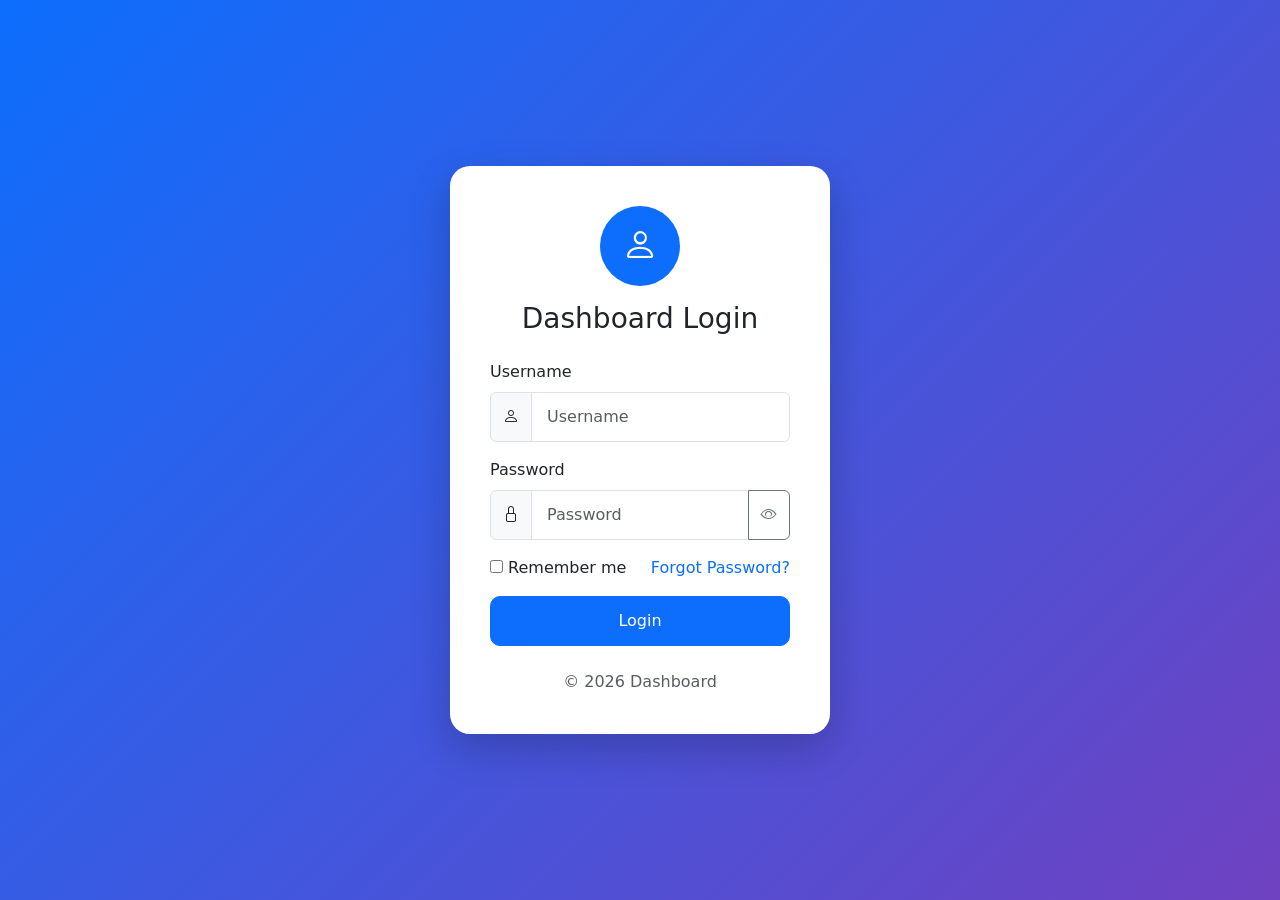
<file: master-anggota.html>
<!DOCTYPE html>
<html lang="id">
<head>
    <meta charset="UTF-8">
    <meta name="viewport" content="width=device-width, initial-scale=1.0">
    <title>Master Anggota</title>

    <!-- Bootstrap-->
    <link href="https://cdn.jsdelivr.net/npm/bootstrap@5.3.3/dist/css/bootstrap.min.css" rel="stylesheet">
    <!-- Bootstrap Icons -->
    <link href="https://cdn.jsdelivr.net/npm/bootstrap-icons@1.11.3/font/bootstrap-icons.css" rel="stylesheet">

    <!-- CSS Dashboard -->
    <link rel="stylesheet" href="style-karyawan.css">

    <style>

        .page-title {
            font-weight: 600;
            color: #212529;
        }

        .page-subtitle {
            color: #6c757d;
            font-size: 14px;
        }

        .card-master {
            border: none;
            border-radius: 15px;
            box-shadow: 0 4px 20px rgba(0, 0, 0, .08);
        }

        .card-master .card-header {
            background: #fff;
            border-bottom: 1px solid #eee;
            padding: 18px 20px;
            border-radius: 15px 15px 0 0;
        }

        .table thead th {
            background: #f8f9fa;
            color: #495057;
            font-size: 13px;
            font-weight: 600;
            vertical-align: middle;
            white-space: nowrap;
        }

        .table tbody td {
            font-size: 14px;
            vertical-align: middle;
        }

        .table-hover tbody tr:hover {
            background-color: #f8fbff;
        }

        .btn-action {
            width: 34px;
            height: 34px;
            display: inline-flex;
            align-items: center;
            justify-content: center;
            border-radius: 8px;
        }

        .badge-anggota {
            background: #e7f1ff;
            color: #0d6efd;
            font-weight: 500;
            padding: 6px 10px;
            border-radius: 20px;
        }

        .badge-aktif {
            background: #d1e7dd;
            color: #0f5132;
            font-weight: 500;
            padding: 6px 10px;
            border-radius: 20px;
        }

        .badge-nonaktif {
            background: #f8d7da;
            color: #842029;
            font-weight: 500;
            padding: 6px 10px;
            border-radius: 20px;
        }

        .modal-content {
            border: none;
            border-radius: 15px;
            box-shadow: 0 10px 40px rgba(0,0,0,.15);
        }

        .modal-header {
            background: #0d6efd;
            color: #fff;
            border-radius: 15px 15px 0 0;
        }

        .modal-header .btn-close {
            filter: brightness(0) invert(1);
        }

        .form-control,
        .form-select {
            border-radius: 8px;
        }

        .form-control:focus,
        .form-select:focus {
            border-color: #0d6efd;
            box-shadow: 0 0 0 .2rem rgba(13,110,253,.15);
        }

        .empty-data {
            padding: 40px 10px !important;
            color: #6c757d;
        }

        .search-box {
            max-width: 280px;
        }

        @media (max-width: 768px) {

            .search-box {
                max-width: 100%;
                width: 100%;
            }

            .toolbar {
                flex-direction: column;
                align-items: stretch !important;
            }

            .toolbar .btn {
                width: 100%;
            }

        }

    </style>
</head>

<body>
<!-- =========================
     NAVBAR
========================= -->
<nav class="navbar">
    <div class="container-fluid">
        <!-- Toggle -->
        <button class="toggle-btn btn btn-light d-flex align-items-center justify-content-center" id="toggleSidebar" type="button" title="Toggle Sidebar">
            <i class="bi bi-list"></i>
        </button>

        <!-- User -->
        <div class="dropdown ms-auto">

            <a href="#" class="d-flex align-items-center text-white text-decoration-none dropdown-toggle" data-bs-toggle="dropdown" aria-expanded="false">

                <img src="https://ui-avatars.com/api/?name=Administrator&background=0d6efd&color=fff"
                    width="38" height="38" class="rounded-circle border border-white me-2" id="avatarUser" alt="User">
                <div class="text-start">

                    <div id="namaUser" class="fw-semibold">
                        Administrator
                    </div>

                    <small id="levelUser">
                        Admin
                    </small>

                </div>

            </a>

            <ul class="dropdown-menu dropdown-menu-end shadow">

                <li>
                    <a class="dropdown-item" href="#">
                        <i class="bi bi-person me-2"></i>
                        Profil
                    </a>
                </li>

                <li>
                    <hr class="dropdown-divider">
                </li>

                <li>
                    <a class="dropdown-item text-danger"
                        href="#" id="logoutBtn">
                        <i class="bi bi-box-arrow-right me-2"></i>
                        Logout
                    </a>
                </li>

            </ul>

        </div>

    </div>
</nav>


<!-- =========================
     SIDEBAR
========================= -->

<aside class="sidebar" id="sidebar">

    <ul class="nav flex-column p-2">

        <!-- DASHBOARD -->
        <li class="nav-item">
            <a href="dashboard.html" class="nav-link" data-bs-toggle="tooltip" data-bs-placement="right" title="Dashboard">
                <i class="bi bi-speedometer2"></i>
                <span>Dashboard</span>
            </a>
        </li>

        <li class="nav-item mt-2">
            <small class="text-secondary px-3 menu-title">
                MASTER DATA
            </small>
        </li>
        <li class="nav-item menu-admin">
            <a href="master-karyawan.html" class="nav-link" data-bs-toggle="tooltip" data-bs-placement="right" title="Master Karyawan">
                <i class="bi bi-people"></i>
                <span>Karyawan</span>
            </a>
        </li>	

        <li class="nav-item menu-admin">
            <a href="master-user.html" class="nav-link" data-bs-toggle="tooltip" data-bs-placement="right" title="Master User">
                <i class="bi bi-person-gear"></i>
                <span>User</span>
            </a>
        </li>

	<li class="nav-item menu-admin">
            <a href="master-anggota.html" class="nav-link" data-bs-toggle="tooltip" data-bs-placement="right" title="Master Anggota">
                <i class="bi bi-person-gear"></i>
                <span>Anggota</span>
            </a>
        </li>

	<li class="nav-item menu-admin">
            <a href="master-buku.html" class="nav-link" data-bs-toggle="tooltip" data-bs-placement="right" title="Master Buku">
                <i class="bi bi-book"></i>
                <span>Buku</span>
            </a>
        </li>

	<li class="nav-item menu-admin">
            <a href="master-mandor.html" class="nav-link" data-bs-toggle="tooltip" data-bs-placement="right" title="Master Mandor">
                <i class="bi bi-people"></i>
                <span>Mandor</span>
            </a>
        </li>

	<li class="nav-item menu-admin">
            <a href="lokasi.html" class="nav-link" data-bs-toggle="tooltip" data-bs-placement="right" title="Master Lokasi">
                <i class="bi bi-geo-alt"></i>
                <span>Lokasi</span>
            </a>
        </li>

	<li class="nav-item menu-admin">
            <a href="aktivitas.html" class="nav-link" data-bs-toggle="tooltip" data-bs-placement="right" title="Master Aktivitas">
                <i class="bi bi-list-check"></i>
                <span>Aktivitas</span>
            </a>
        </li>

        <li class="nav-item mt-3">
            <small class="text-secondary px-3 menu-title">
                TRANSAKSI
            </small>
        </li>
        <li class="nav-item">
            <a href="peminjaman.html" class="nav-link" data-bs-toggle="tooltip" data-bs-placement="right" title="Data Peminjaman">
                <i class="bi bi-clipboard-data"></i>
                <span>Peminjaman</span>
            </a>
        </li>

	<li class="nav-item">
            <a href="pengembalian.html" class="nav-link" data-bs-toggle="tooltip" data-bs-placement="right" title="Data Pengembalian">
                <i class="bi bi-arrow-return-left"></i>
                <span>Pengembalian</span>
            </a>
        </li>

	<li class="nav-item mt-3">
            <small class="text-secondary px-3 menu-title">
                LAPORAN
            </small>
        </li>
        <li class="nav-item">
            <a href="#" class="nav-link" data-bs-toggle="tooltip" data-bs-placement="right" title="Lap Pinjam">
                <i class="bi bi-clipboard-data"></i>
                <span>Lap.Peminjaman</span>
            </a>
        </li>

	<li class="nav-item">
            <a href="#" class="nav-link" data-bs-toggle="tooltip" data-bs-placement="right" title="Lap Kembali">
                <i class="bi bi-arrow-return-left"></i>
                <span>Lap.Pengembalian</span>
            </a>
        </li>


    </ul>
</aside>


<!-- =========================
     MAIN
========================= -->

<main class="main" id="main">


    <!-- PAGE HEADER -->

    <div class="mb-4">

        <h4 class="page-title mb-1">
            Master Anggota
        </h4>

        <div class="page-subtitle">
            Kelola data anggota perpustakaan siswa.
        </div>

    </div>


    <!-- =========================
         CARD TABLE
    ========================= -->

    <div class="card card-master">


        <!-- CARD HEADER -->

        <div class="card-header">

            <div class="toolbar d-flex justify-content-between align-items-center gap-3">


                <!-- SEARCH -->
                <div class="input-group search-box">
                    <span class="input-group-text bg-white">
                        <i class="bi bi-search"></i>
                    </span>

                    <input   type="text"    class="form-control"  id="searchAnggota" placeholder="Cari anggota..."  >
                </div>

                <!-- TAMBAH -->

                <button type="button" class="btn btn-primary" id="btnTambah" data-bs-toggle="modal" data-bs-target="#modalAnggota">

                    <i class="bi bi-plus-lg me-1"></i>
                    Tambah Anggota
                </button>
            </div>
        </div>


        <!-- CARD BODY -->
        <div class="card-body p-0">
            <div class="table-responsive">
                <table class="table table-hover mb-0" id="tabelAnggota">

                    <thead>

                        <tr>

                            <th
                                class="text-center"
                                width="60"
                            >
                                No
                            </th>

                            <th>
                                ID Anggota
                            </th>

                            <th>
                                NIS
                            </th>

                            <th>
                                Nama Siswa
                            </th>

                            <th>
                                Kelas
                            </th>

                            <th>
                                Jenis Kelamin
                            </th>

                            <th>
                                Tempat Lahir
                            </th>

                            <th>
                                Tanggal Lahir
                            </th>

			    <th>
                                Alamat
                            </th>

                            <th>
                                No. HP
                            </th>

                            <th>
                                Status
                            </th>

                            <th class="text-center" width="120">
                                Aksi
                            </th>

                        </tr>

                    </thead>


                    <tbody id="tbodyAnggota">
                    </tbody>
                </table>
            </div>
        </div>
    </div>
</main>


<!-- =========================
     MODAL ANGGOTA
========================= -->

<div
    class="modal fade"
    id="modalAnggota"
    tabindex="-1"
    aria-hidden="true"
>

    <div class="modal-dialog modal-dialog-centered modal-lg">

        <div class="modal-content">


            <!-- HEADER -->

            <div class="modal-header">

                <h5 class="modal-title">

                    <i class="bi bi-person-vcard me-2"></i>

                    <span id="modalTitle">
                        Tambah Anggota
                    </span>

                </h5>


                <button
                    type="button"
                    class="btn-close"
                    data-bs-dismiss="modal"
                ></button>

            </div>


            <!-- FORM -->

            <form id="formAnggota">

                <div class="modal-body">

                    <div class="row">


                        <!-- ID ANGGOTA -->

                        <div class="col-md-6 mb-3">

                            <label
                                class="form-label"
                                for="idAnggota"
                            >
                                ID Anggota
                            </label>

                            <input
                                type="text"
                                class="form-control"
                                id="idAnggota"
                                readonly
                            >

                            <div class="form-text">
                                ID dibuat otomatis.
                            </div>

                        </div>


                        <!-- NIS -->

                        <div class="col-md-6 mb-3">

                            <label
                                class="form-label"
                                for="nis"
                            >
                                NIS
                            </label>

                            <input
                                type="text"
                                class="form-control"
                                id="nis"
                                placeholder="Masukkan NIS"
                                required
                            >

                        </div>


                        <!-- NAMA -->

                        <div class="col-md-12 mb-3">

                            <label
                                class="form-label"
                                for="namaSiswa"
                            >
                                Nama Siswa
                            </label>

                            <input
                                type="text"
                                class="form-control"
                                id="namaSiswa"
                                placeholder="Masukkan nama lengkap siswa"
                                required
                            >

                        </div>


                        <!-- KELAS -->

                        <div class="col-md-6 mb-3">

                            <label
                                class="form-label"
                                for="kelas"
                            >
                                Kelas
                            </label>

                            <input
                                type="text"
                                class="form-control"
                                id="kelas"
                                placeholder="Contoh: VII-A"
                                required
                            >

                        </div>


                        <!-- JENIS KELAMIN -->

                        <div class="col-md-6 mb-3">

                            <label
                                class="form-label"
                                for="jenisKelamin"
                            >
                                Jenis Kelamin
                            </label>

                            <select
                                class="form-select"
                                id="jenisKelamin"
                                required
                            >

                                <option value="">
                                    Pilih Jenis Kelamin
                                </option>

                                <option value="Laki-laki">
                                    Laki-laki
                                </option>

                                <option value="Perempuan">
                                    Perempuan
                                </option>

                            </select>

                        </div>


                        <!-- TEMPAT LAHIR -->

                        <div class="col-md-6 mb-3">

                            <label
                                class="form-label"
                                for="tempatLahir"
                            >
                                Tempat Lahir
                            </label>

                            <input
                                type="text"
                                class="form-control"
                                id="tempatLahir"
                                placeholder="Contoh: Bandar Lampung"
                            >

                        </div>


                        <!-- TANGGAL LAHIR -->

                        <div class="col-md-6 mb-3">

                            <label
                                class="form-label"
                                for="tanggalLahir"
                            >
                                Tanggal Lahir
                            </label>

                            <input
                                type="date"
                                class="form-control"
                                id="tanggalLahir"
                            >

                        </div>


                        <!-- ALAMAT -->

                        <div class="col-md-12 mb-3">

                            <label
                                class="form-label"
                                for="alamat"
                            >
                                Alamat
                            </label>

                            <textarea
                                class="form-control"
                                id="alamat"
                                rows="2"
                                placeholder="Masukkan alamat siswa"
                            ></textarea>

                        </div>


                        <!-- NO HP -->

                        <div class="col-md-6 mb-3">

                            <label
                                class="form-label"
                                for="noHp"
                            >
                                No. HP
                            </label>

                            <input
                                type="tel"
                                class="form-control"
                                id="noHp"
                                placeholder="Contoh: 08123456789"
                            >

                        </div>


                        <!-- STATUS -->

                        <div class="col-md-6 mb-3">

                            <label
                                class="form-label"
                                for="status"
                            >
                                Status
                            </label>

                            <select
                                class="form-select"
                                id="status"
                                required
                            >

                                <option value="Aktif">
                                    Aktif
                                </option>

                                <option value="Tidak Aktif">
                                    Tidak Aktif
                                </option>

                            </select>

                        </div>

                    </div>

                </div>


                <!-- FOOTER -->

                <div class="modal-footer">

                    <button
                        type="button"
                        class="btn btn-secondary"
                        data-bs-dismiss="modal"
                    >
                        Batal
                    </button>


                    <button
                        type="submit"
                        class="btn btn-primary"
                    >

                        <i class="bi bi-save me-1"></i>

                        Simpan

                    </button>

                </div>

            </form>

        </div>

    </div>

</div>


<!-- =========================
     BOOTSTRAP JS
========================= -->

<script src="https://cdn.jsdelivr.net/npm/bootstrap@5.3.3/dist/js/bootstrap.bundle.min.js"></script>


<!-- =========================
     JAVASCRIPT
========================= -->

<script>
/* =====================================================
   CEK LOGIN
===================================================== */

// Aktifkan bagian ini jika dashboard
// harus hanya bisa dibuka setelah login.

if (sessionStorage.getItem("login") !== "true") {

    window.location.href = "index.html";

}
// ==========================================
// DATA MASTER ANGGOTA
// ==========================================

let dataAnggota = [];


// ==========================================
// LOAD DATA
// ==========================================

try {

    dataAnggota =
        JSON.parse(
            localStorage.getItem("dataAnggota")
        ) || [];


    if (!Array.isArray(dataAnggota)) {

        dataAnggota = [];

    }

} catch (error) {

    console.error(
        "Data anggota rusak:",
        error
    );

    dataAnggota = [];

}


// ==========================================
// ELEMENT
// ==========================================

const formAnggota =
    document.getElementById("formAnggota");

const tbodyAnggota =
    document.getElementById("tbodyAnggota");

const searchAnggota =
    document.getElementById("searchAnggota");

const btnTambah =
    document.getElementById("btnTambah");

const modalAnggotaElement =
    document.getElementById("modalAnggota");

const modalAnggota =
    new bootstrap.Modal(
        modalAnggotaElement
    );


let editIndex = -1;


/* =====================================================
   LOGOUT
===================================================== */

logoutBtn.addEventListener(
    "click",
    function (e) {

        e.preventDefault();

        sessionStorage.clear();

        window.location.href =
            "index.html";

    }
);

// ==========================================
// GENERATE ID ANGGOTA
// ==========================================

function generateIdAnggota() {

    let nomor = 1;


    while (
        dataAnggota.some(function (anggota) {

            return anggota.idAnggota ===
                "AGT" +
                String(nomor).padStart(3, "0");

        })
    ) {

        nomor++;

    }


    return (
        "AGT" +
        String(nomor).padStart(3, "0")
    );

}


// ==========================================
// TAMPIL DATA
// ==========================================

function tampilData(data = dataAnggota) {

    tbodyAnggota.innerHTML = "";


    if (data.length === 0) {

        tbodyAnggota.innerHTML = `

            <tr>

                <td
                    colspan="11"
                    class="text-center empty-data"
                >

                    <i
                        class="bi bi-person-vcard fs-3 d-block mb-2"
                    ></i>

                    Belum ada data anggota

                </td>

            </tr>

        `;

        return;

    }


    data.forEach(function (anggota, index) {


        const realIndex =
            dataAnggota.indexOf(anggota);


        let badgeStatus = "";


        if (anggota.status === "Aktif") {

            badgeStatus = `
                <span class="badge-aktif">
                    Aktif
                </span>
            `;

        } else {

            badgeStatus = `
                <span class="badge-nonaktif">
                    Tidak Aktif
                </span>
            `;

        }


        tbodyAnggota.innerHTML += `

            <tr>


                <td class="text-center">
                    ${index + 1}
                </td>


                <td>

                    <span class="badge-anggota">

                        ${anggota.idAnggota || "-"}

                    </span>

                </td>


                <td>
                    ${anggota.nis || "-"}
                </td>


                <td>

                    <strong>
                        ${anggota.namaSiswa || "-"}
                    </strong>

                </td>


                <td>
                    ${anggota.kelas || "-"}
                </td>


                <td>
                    ${anggota.jenisKelamin || "-"}
                </td>


                <td>
                    ${anggota.tempatLahir || "-"}
                </td>


                <td>
                    ${formatTanggal(anggota.tanggalLahir)}
                </td>

		<td>
                    ${anggota.alamat || "-"}
                </td>

                <td>
                    ${anggota.noHp || "-"}
                </td>


                <td>
                    ${badgeStatus}
                </td>


                <td class="text-center">


                    <button
                        type="button"
                        class="btn btn-warning btn-sm btn-action me-1"
                        onclick="editAnggota(${realIndex})"
                        title="Edit"
                    >

                        <i class="bi bi-pencil"></i>

                    </button>


                    <button
                        type="button"
                        class="btn btn-danger btn-sm btn-action"
                        onclick="hapusAnggota(${realIndex})"
                        title="Hapus"
                    >

                        <i class="bi bi-trash"></i>

                    </button>


                </td>

            </tr>

        `;

    });

}


// ==========================================
// FORMAT TANGGAL
// ==========================================

function formatTanggal(tanggal) {

    if (!tanggal) {

        return "-";

    }


    const parts =
        tanggal.split("-");


    if (parts.length !== 3) {

        return tanggal;

    }


    return (
        parts[2] +
        "-" +
        parts[1] +
        "-" +
        parts[0]
    );

}


// ==========================================
// TAMBAH / EDIT
// ==========================================

formAnggota.addEventListener(
    "submit",
    function (e) {

        e.preventDefault();


        const idAnggota =
            document.getElementById(
                "idAnggota"
            ).value.trim();


        const nis =
            document.getElementById(
                "nis"
            ).value.trim();


        const namaSiswa =
            document.getElementById(
                "namaSiswa"
            ).value.trim();


        const kelas =
            document.getElementById(
                "kelas"
            ).value.trim();


        const jenisKelamin =
            document.getElementById(
                "jenisKelamin"
            ).value;


        const tempatLahir =
            document.getElementById(
                "tempatLahir"
            ).value.trim();


        const tanggalLahir =
            document.getElementById(
                "tanggalLahir"
            ).value;


        const alamat =
            document.getElementById(
                "alamat"
            ).value.trim();


        const noHp =
            document.getElementById(
                "noHp"
            ).value.trim();


        const status =
            document.getElementById(
                "status"
            ).value;


        // ======================================
        // VALIDASI
        // ======================================

        if (
            !nis ||
            !namaSiswa ||
            !kelas ||
            !jenisKelamin
        ) {

            alert(
                "Data anggota yang wajib diisi belum lengkap."
            );

            return;

        }


        // ======================================
        // CEK NIS DUPLIKAT
        // ======================================

        const nisDuplikat =
            dataAnggota.some(
                function (anggota, index) {

                    return (
                        String(
                            anggota.nis || ""
                        ).toLowerCase() ===
                        nis.toLowerCase()
                        &&
                        index !== editIndex
                    );

                }
            );


        if (nisDuplikat) {

            alert(
                "NIS sudah digunakan oleh anggota lain."
            );

            return;

        }


        // ======================================
        // OBJECT
        // ======================================

        const anggotaBaru = {

            idAnggota:
                idAnggota ||
                generateIdAnggota(),

            nis:
                nis,

            namaSiswa:
                namaSiswa,

            kelas:
                kelas,

            jenisKelamin:
                jenisKelamin,

            tempatLahir:
                tempatLahir,

            tanggalLahir:
                tanggalLahir,

            alamat:
                alamat,

            noHp:
                noHp,

            status:
                status

        };


        // ======================================
        // EDIT
        // ======================================

        if (editIndex !== -1) {

            dataAnggota[editIndex] =
                anggotaBaru;

        }


        // ======================================
        // TAMBAH
        // ======================================

        else {

            dataAnggota.push(
                anggotaBaru
            );

        }


        // ======================================
        // SIMPAN
        // ======================================

        try {

            localStorage.setItem(
                "dataAnggota",
                JSON.stringify(dataAnggota)
            );


            console.log(
                "Data anggota berhasil disimpan:",
                dataAnggota
            );

        } catch (error) {

            console.error(
                "Gagal menyimpan data anggota:",
                error
            );

            alert(
                "Data anggota gagal disimpan."
            );

            return;

        }


        // ======================================
        // TAMPILKAN
        // ======================================

        tampilData();


        // ======================================
        // RESET
        // ======================================

        formAnggota.reset();

        editIndex = -1;


        document.getElementById(
            "modalTitle"
        ).textContent =
            "Tambah Anggota";


        // ======================================
        // TUTUP MODAL
        // ======================================

        modalAnggota.hide();

    }
);


// ==========================================
// TOMBOL TAMBAH
// ==========================================

btnTambah.addEventListener(
    "click",
    function () {

        editIndex = -1;

        formAnggota.reset();


        document.getElementById(
            "idAnggota"
        ).value =
            generateIdAnggota();


        document.getElementById(
            "status"
        ).value =
            "Aktif";


        document.getElementById(
            "modalTitle"
        ).textContent =
            "Tambah Anggota";

    }
);


// ==========================================
// EDIT
// ==========================================

function editAnggota(index) {

    const anggota =
        dataAnggota[index];


    if (!anggota) {

        return;

    }


    editIndex = index;


    document.getElementById(
        "idAnggota"
    ).value =
        anggota.idAnggota || "";


    document.getElementById(
        "nis"
    ).value =
        anggota.nis || "";


    document.getElementById(
        "namaSiswa"
    ).value =
        anggota.namaSiswa || "";


    document.getElementById(
        "kelas"
    ).value =
        anggota.kelas || "";


    document.getElementById(
        "jenisKelamin"
    ).value =
        anggota.jenisKelamin || "";


    document.getElementById(
        "tempatLahir"
    ).value =
        anggota.tempatLahir || "";


    document.getElementById(
        "tanggalLahir"
    ).value =
        anggota.tanggalLahir || "";


    document.getElementById(
        "alamat"
    ).value =
        anggota.alamat || "";


    document.getElementById(
        "noHp"
    ).value =
        anggota.noHp || "";


    document.getElementById(
        "status"
    ).value =
        anggota.status || "Aktif";


    document.getElementById(
        "modalTitle"
    ).textContent =
        "Edit Anggota";


    modalAnggota.show();

}


// ==========================================
// HAPUS
// ==========================================

function hapusAnggota(index) {

    const anggota =
        dataAnggota[index];


    if (!anggota) {

        return;

    }


    const konfirmasi =
        confirm(
            `Apakah Anda yakin ingin menghapus anggota "${anggota.namaSiswa}"?`
        );


    if (!konfirmasi) {

        return;

    }


    dataAnggota.splice(
        index,
        1
    );


    localStorage.setItem(
        "dataAnggota",
        JSON.stringify(dataAnggota)
    );


    tampilData();

}


// ==========================================
// SEARCH
// ==========================================

searchAnggota.addEventListener(
    "input",
    function () {

        const keyword =
            this.value
                .toLowerCase()
                .trim();


        const hasil =
            dataAnggota.filter(
                function (anggota) {

                    return (

                        String(
                            anggota.idAnggota || ""
                        )
                        .toLowerCase()
                        .includes(keyword)

                        ||

                        String(
                            anggota.nis || ""
                        )
                        .toLowerCase()
                        .includes(keyword)

                        ||

                        String(
                            anggota.namaSiswa || ""
                        )
                        .toLowerCase()
                        .includes(keyword)

                        ||

                        String(
                            anggota.kelas || ""
                        )
                        .toLowerCase()
                        .includes(keyword)

                        ||

                        String(
                            anggota.jenisKelamin || ""
                        )
                        .toLowerCase()
                        .includes(keyword)

                        ||

                        String(
                            anggota.tempatLahir || ""
                        )
                        .toLowerCase()
                        .includes(keyword)

                        ||

                        String(
                            anggota.noHp || ""
                        )
                        .toLowerCase()
                        .includes(keyword)

                        ||

                        String(
                            anggota.status || ""
                        )
                        .toLowerCase()
                        .includes(keyword)

                    );

                }
            );


        tampilData(hasil);

    }
);


// ==========================================
// MODAL DITUTUP
// ==========================================

modalAnggotaElement.addEventListener(
    "hidden.bs.modal",
    function () {

        editIndex = -1;

        formAnggota.reset();


        document.getElementById(
            "modalTitle"
        ).textContent =
            "Tambah Anggota";

    }
);


// ==========================================
// TAMPIL DATA SAAT HALAMAN DIBUKA
// ==========================================

tampilData();


console.log(
    "Master Anggota JS berhasil dimuat."
);

console.log(
    "Data Anggota:",
    dataAnggota
);
</script>


</body>
</html>
</file>
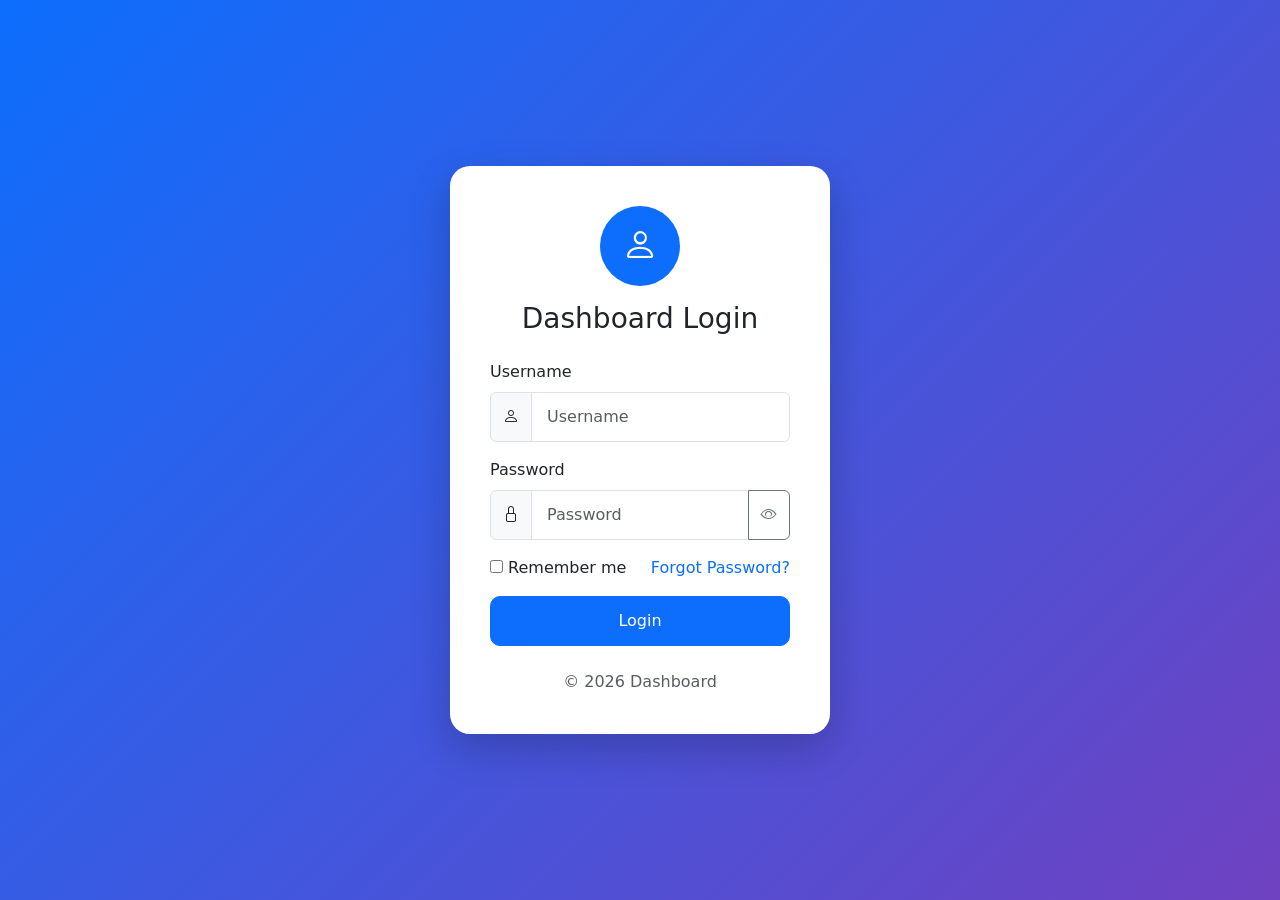
<file: master-buku.html>
<!DOCTYPE html>
<html lang="id">
<head>
    <meta charset="UTF-8">
    <meta name="viewport" content="width=device-width, initial-scale=1.0">
    <title>Master Buku</title>

    <!-- Bootstrap-->
    <link href="https://cdn.jsdelivr.net/npm/bootstrap@5.3.3/dist/css/bootstrap.min.css" rel="stylesheet">
    <!-- Bootstrap Icons -->
    <link href="https://cdn.jsdelivr.net/npm/bootstrap-icons@1.11.3/font/bootstrap-icons.css" rel="stylesheet">

    <!-- CSS Dashboard -->
    <link rel="stylesheet" href="style-karyawan.css">

    <style>
        .page-title {
            font-weight: 600;
            color: #212529;
        }

        .page-subtitle {
            color: #6c757d;
            font-size: 14px;
        }

        .card-master {
            border: none;
            border-radius: 15px;
            box-shadow: 0 4px 20px rgba(0, 0, 0, .08);
        }

        .card-master .card-header {
            background: #fff;
            border-bottom: 1px solid #eee;
            padding: 18px 20px;
            border-radius: 15px 15px 0 0;
        }

        .table thead th {
            background: #f8f9fa;
            color: #495057;
            font-size: 13px;
            font-weight: 600;
            vertical-align: middle;
            white-space: nowrap;
        }

        .table tbody td {
            font-size: 14px;
            vertical-align: middle;
        }

        .table-hover tbody tr:hover {
            background-color: #f8fbff;
        }

        .btn-action {
            width: 34px;
            height: 34px;
            display: inline-flex;
            align-items: center;
            justify-content: center;
            border-radius: 8px;
        }

        .badge-buku {
            background: #e7f1ff;
            color: #0d6efd;
            font-weight: 500;
            padding: 6px 10px;
            border-radius: 20px;
        }

        .modal-content {
            border: none;
            border-radius: 15px;
            box-shadow: 0 10px 40px rgba(0,0,0,.15);
        }

        .modal-header {
            background: #0d6efd;
            color: #fff;
            border-radius: 15px 15px 0 0;
        }

        .modal-header .btn-close {
            filter: brightness(0) invert(1);
        }

        .form-control,
        .form-select {
            border-radius: 8px;
        }

        .form-control:focus,
        .form-select:focus {
            border-color: #0d6efd;
            box-shadow: 0 0 0 .2rem rgba(13,110,253,.15);
        }

        .empty-data {
            padding: 40px 10px !important;
            color: #6c757d;
        }

        .search-box {
            max-width: 280px;
        }

        @media (max-width: 768px) {

            .search-box {
                max-width: 100%;
                width: 100%;
            }

            .toolbar {
                flex-direction: column;
                align-items: stretch !important;
            }

            .toolbar .btn {
                width: 100%;
            }
        }
    </style>
</head>

<body>
<!-- =========================
     NAVBAR
========================= -->
<nav class="navbar">
    <div class="container-fluid">
        <!-- Toggle -->
        <button class="toggle-btn btn btn-light d-flex align-items-center justify-content-center" id="toggleSidebar" type="button" title="Toggle Sidebar">
            <i class="bi bi-list"></i>
        </button>

        <!-- User -->
        <div class="dropdown ms-auto">

            <a href="#" class="d-flex align-items-center text-white text-decoration-none dropdown-toggle" data-bs-toggle="dropdown" aria-expanded="false">

                <img src="https://ui-avatars.com/api/?name=Administrator&background=0d6efd&color=fff"
                    width="38" height="38" class="rounded-circle border border-white me-2" id="avatarUser" alt="User">
                <div class="text-start">

                    <div id="namaUser" class="fw-semibold">
                        Administrator
                    </div>

                    <small id="levelUser">
                        Admin
                    </small>

                </div>

            </a>

            <ul class="dropdown-menu dropdown-menu-end shadow">

                <li>
                    <a class="dropdown-item" href="#">
                        <i class="bi bi-person me-2"></i>
                        Profil
                    </a>
                </li>

                <li>
                    <hr class="dropdown-divider">
                </li>

                <li>
                    <a class="dropdown-item text-danger"
                        href="#" id="logoutBtn">
                        <i class="bi bi-box-arrow-right me-2"></i>
                        Logout
                    </a>
                </li>

            </ul>

        </div>

    </div>
</nav>


<!-- =========================
     SIDEBAR
========================= -->

<aside class="sidebar" id="sidebar">

    <ul class="nav flex-column p-2">

        <!-- DASHBOARD -->
        <li class="nav-item">
            <a href="dashboard.html" class="nav-link" data-bs-toggle="tooltip" data-bs-placement="right" title="Dashboard">
                <i class="bi bi-speedometer2"></i>
                <span>Dashboard</span>
            </a>
        </li>

        <li class="nav-item mt-2">
            <small class="text-secondary px-3 menu-title">
                MASTER DATA
            </small>
        </li>
        <li class="nav-item menu-admin">
            <a href="master-karyawan.html" class="nav-link" data-bs-toggle="tooltip" data-bs-placement="right" title="Master Karyawan">
                <i class="bi bi-people"></i>
                <span>Karyawan</span>
            </a>
        </li>	

        <li class="nav-item menu-admin">
            <a href="master-user.html" class="nav-link" data-bs-toggle="tooltip" data-bs-placement="right" title="Master User">
                <i class="bi bi-person-gear"></i>
                <span>User</span>
            </a>
        </li>

	<li class="nav-item menu-admin">
            <a href="master-anggota.html" class="nav-link" data-bs-toggle="tooltip" data-bs-placement="right" title="Master Anggota">
                <i class="bi bi-person-gear"></i>
                <span>Anggota</span>
            </a>
        </li>

	<li class="nav-item menu-admin">
            <a href="master-buku.html" class="nav-link" data-bs-toggle="tooltip" data-bs-placement="right" title="Master Buku">
                <i class="bi bi-book"></i>
                <span>Buku</span>
            </a>
        </li>

	<li class="nav-item menu-admin">
            <a href="master-mandor.html" class="nav-link" data-bs-toggle="tooltip" data-bs-placement="right" title="Master Mandor">
                <i class="bi bi-people"></i>
                <span>Mandor</span>
            </a>
        </li>

	<li class="nav-item menu-admin">
            <a href="lokasi.html" class="nav-link" data-bs-toggle="tooltip" data-bs-placement="right" title="Master Lokasi">
                <i class="bi bi-geo-alt"></i>
                <span>Lokasi</span>
            </a>
        </li>

	<li class="nav-item menu-admin">
            <a href="aktivitas.html" class="nav-link" data-bs-toggle="tooltip" data-bs-placement="right" title="Master Aktivitas">
                <i class="bi bi-list-check"></i>
                <span>Aktivitas</span>
            </a>
        </li>

        <li class="nav-item mt-3">
            <small class="text-secondary px-3 menu-title">
                TRANSAKSI
            </small>
        </li>
        <li class="nav-item">
            <a href="peminjaman.html" class="nav-link" data-bs-toggle="tooltip" data-bs-placement="right" title="Data Peminjaman">
                <i class="bi bi-clipboard-data"></i>
                <span>Peminjaman</span>
            </a>
        </li>

	<li class="nav-item">
            <a href="pengembalian.html" class="nav-link" data-bs-toggle="tooltip" data-bs-placement="right" title="Data Pengembalian">
                <i class="bi bi-arrow-return-left"></i>
                <span>Pengembalian</span>
            </a>
        </li>

	<li class="nav-item mt-3">
            <small class="text-secondary px-3 menu-title">
                LAPORAN
            </small>
        </li>
        <li class="nav-item">
            <a href="#" class="nav-link" data-bs-toggle="tooltip" data-bs-placement="right" title="Lap Pinjam">
                <i class="bi bi-clipboard-data"></i>
                <span>Lap.Peminjaman</span>
            </a>
        </li>

	<li class="nav-item">
            <a href="#" class="nav-link" data-bs-toggle="tooltip" data-bs-placement="right" title="Lap Kembali">
                <i class="bi bi-arrow-return-left"></i>
                <span>Lap.Pengembalian</span>
            </a>
        </li>


    </ul>
</aside>


<!-- =========================
     MAIN
========================= -->

<main class="main" id="main">

    <!-- PAGE HEADER -->

    <div class="mb-4">

        <h4 class="page-title mb-1">
            Master Buku
        </h4>

        <div class="page-subtitle">
            Kelola data buku perpustakaan.
        </div>

    </div>


    <!-- =========================
         CARD TABLE
    ========================= -->

    <div class="card card-master">

        <!-- CARD HEADER -->

        <div class="card-header">

            <div class="toolbar d-flex justify-content-between align-items-center gap-3">

                <!-- Search -->

                <div class="input-group search-box">

                    <span class="input-group-text bg-white">
                        <i class="bi bi-search"></i>
                    </span>

                    <input
                        type="text"
                        class="form-control"
                        id="searchBuku"
                        placeholder="Cari buku..."
                    >

                </div>


                <!-- Button -->

                <button
                    type="button"
                    class="btn btn-primary"
                    id="btnTambah"
                    data-bs-toggle="modal"
                    data-bs-target="#modalBuku"
                >

                    <i class="bi bi-plus-lg me-1"></i>

                    Tambah Buku

                </button>

            </div>

        </div>


        <!-- CARD BODY -->

        <div class="card-body p-0">

            <div class="table-responsive">

                <table
                    class="table table-hover mb-0"
                    id="tabelBuku"
                >

                    <thead>

                        <tr>

                            <th class="text-center" width="60">
                                No
                            </th>

                            <th>
                                Kode Buku
                            </th>

                            <th>
                                ISBN
                            </th>

                            <th>
                                Judul Buku
                            </th>

                            <th>
                                Penulis
                            </th>

                            <th>
                                Penerbit
                            </th>

			    <th>
                                Kota Terbit
                            </th>

                            <th>
                                Tahun
                            </th>

			    <th>
                                Kategori
                            </th>

			    <th>
                                Rak
                            </th>

                            <th class="text-center">
                                Stok
                            </th>

                            <th
                                class="text-center"
                                width="120"
                            >
                                Aksi
                            </th>

                        </tr>

                    </thead>

                    <tbody id="tbodyBuku">

                    </tbody>

                </table>

            </div>

        </div>

    </div>

</main>


<!-- =========================
     MODAL BUKU
========================= -->

<div
    class="modal fade"
    id="modalBuku"
    tabindex="-1"
    aria-hidden="true"
>

    <div class="modal-dialog modal-dialog-centered modal-lg">

        <div class="modal-content">

            <div class="modal-header">

                <h5 class="modal-title">

                    <i class="bi bi-book me-2"></i>

                    <span id="modalTitle">
                        Tambah Buku
                    </span>

                </h5>

                <button
                    type="button"
                    class="btn-close"
                    data-bs-dismiss="modal"
                ></button>

            </div>


            <form id="formBuku">

                <div class="modal-body">

                    <div class="row">

                        <!-- Kode Buku -->

                        <div class="col-md-6 mb-3">

                            <label
                                class="form-label"
                                for="kodeBuku"
                            >
                                Kode Buku
                            </label>

                            <input
                                type="text"
                                class="form-control"
                                id="kodeBuku"
                                placeholder="Contoh: BUK001"
                                required
                            >

                        </div>


                        <!-- ISBN -->

                        <div class="col-md-6 mb-3">

                            <label
                                class="form-label"
                                for="isbn"
                            >
                                ISBN
                            </label>

                            <input
                                type="text"
                                class="form-control"
                                id="isbn"
                                placeholder="Contoh: 9786020000000"
                            >

                        </div>


                        <!-- Judul -->

                        <div class="col-md-12 mb-3">

                            <label
                                class="form-label"
                                for="judulBuku"
                            >
                                Judul Buku
                            </label>

                            <input
                                type="text"
                                class="form-control"
                                id="judulBuku"
                                placeholder="Masukkan judul buku"
                                required
                            >

                        </div>


                        <!-- Penulis -->

                        <div class="col-md-6 mb-3">

                            <label
                                class="form-label"
                                for="penulis"
                            >
                                Penulis
                            </label>

                            <input
                                type="text"
                                class="form-control"
                                id="penulis"
                                placeholder="Masukkan nama penulis"
                                required
                            >

                        </div>


                        <!-- Penerbit -->

                        <div class="col-md-6 mb-3">

                            <label
                                class="form-label"
                                for="penerbit"
                            >
                                Penerbit
                            </label>

                            <input
                                type="text"
                                class="form-control"
                                id="penerbit"
                                placeholder="Masukkan nama penerbit"
                                required
                            >

                        </div>


			<!-- Kota Terbit -->

			<div class="col-md-6 mb-3">
    			<label class="form-label"        			for="kotaTerbit"    			>
        		    Kota Terbit
    			</label>

    		<input type="text" class="form-control" id="kotaTerbit" placeholder="Contoh: Jakarta" required>
</div>

                        <!-- Tahun -->

                        <div class="col-md-6 mb-3">

                            <label
                                class="form-label"
                                for="tahunTerbit"
                            >
                                Tahun Terbit
                            </label>

                            <input
                                type="number"
                                class="form-control"
                                id="tahunTerbit"
                                placeholder="Contoh: 2024"
                                min="1900"
                                max="2100"
                                required
                            >

                        </div>


                        <!-- Kategori -->

                        <div class="col-md-6 mb-3">

                            <label
                                class="form-label"
                                for="kategori"
                            >
                                Kategori
                            </label>

                            <input
                                type="text"
                                class="form-control"
                                id="kategori"
                                placeholder="Contoh: Teknologi"
                                required
                            >

                        </div>


                        <!-- Rak -->

                        <div class="col-md-6 mb-3">

                            <label
                                class="form-label"
                                for="rak"
                            >
                                Rak
                            </label>

                            <input
                                type="text"
                                class="form-control"
                                id="rak"
                                placeholder="Contoh: RAK-A01"
                                required
                            >

                        </div>


                        <!-- Stok -->

                        <div class="col-md-6 mb-3">

                            <label
                                class="form-label"
                                for="stok"
                            >
                                Stok
                            </label>

                            <input
                                type="number"
                                class="form-control"
                                id="stok"
                                placeholder="Masukkan jumlah buku"
                                min="0"
                                required
                            >

                        </div>

                    </div>

                </div>


                <div class="modal-footer">

                    <button
                        type="button"
                        class="btn btn-secondary"
                        data-bs-dismiss="modal"
                    >
                        Batal
                    </button>

                    <button
                        type="submit"
                        class="btn btn-primary"
                    >

                        <i class="bi bi-save me-1"></i>

                        Simpan

                    </button>

                </div>

            </form>

        </div>

    </div>

</div>


<!-- =========================
     BOOTSTRAP JS
========================= -->

<script src="https://cdn.jsdelivr.net/npm/bootstrap@5.3.3/dist/js/bootstrap.bundle.min.js"></script>

<script>
/* =====================================================
   DASHBOARD
===================================================== */
/* =====================================================
   CEK LOGIN
===================================================== */

// Aktifkan bagian ini jika dashboard
// harus hanya bisa dibuka setelah login.

if (sessionStorage.getItem("login") !== "true") {

    window.location.href = "index.html";

}



/* =====================================================
   ELEMENT
===================================================== */

const sidebar = document.getElementById("sidebar");
const main = document.getElementById("main");
const toggle = document.getElementById("toggleSidebar");

const footer = document.getElementById("footer");

const namaUser = document.getElementById("namaUser");
const levelUser = document.getElementById("levelUser");

const logoutBtn = document.getElementById("logoutBtn");


/* =====================================================
   CEK ELEMENT
===================================================== */

if (!sidebar) {
    console.error("Element #sidebar tidak ditemukan.");
}

if (!main) {
    console.error("Element #main tidak ditemukan.");
}

if (!toggle) {
    console.error("Element #toggleSidebar tidak ditemukan.");
}


/* =====================================================
   USER LOGIN
===================================================== */

const nama =
    sessionStorage.getItem("nama") ||
    "Administrator";

const level =
    sessionStorage.getItem("level") ||
    "Admin";


/* =====================================================
   TAMPILKAN USER
===================================================== */

if (namaUser) {

    namaUser.textContent = nama;

}


if (levelUser) {

    levelUser.textContent = level;

}


/* =====================================================
   SIDEBAR
===================================================== */

function setSidebarState() {

    const status =
        localStorage.getItem("sidebar");


    if (status === "close") {

        sidebar.classList.add("collapsed");

        main.classList.add("expand");


        if (footer) {

            footer.classList.add("expand");

        }


    } else {

        sidebar.classList.remove("collapsed");

        main.classList.remove("expand");


        if (footer) {

            footer.classList.remove("expand");

        }

    }

}


/* =====================================================
   LOAD STATUS SIDEBAR
===================================================== */

if (sidebar && main) {

    setSidebarState();

}


/* =====================================================
   TOGGLE SIDEBAR
===================================================== */

if (toggle) {

    toggle.onclick = function () {

        sidebar.classList.toggle("collapsed");

        main.classList.toggle("expand");


        if (footer) {

            footer.classList.toggle("expand");

        }


        if (
            sidebar.classList.contains("collapsed")
        ) {

            localStorage.setItem(
                "sidebar",
                "close"
            );


        } else {

            localStorage.setItem(
                "sidebar",
                "open"
            );

        }

    };

}


/* =====================================================
   HAK AKSES
===================================================== */

if (level === "Operator") {

    document
        .querySelectorAll(".menu-admin")
        .forEach(function (menu) {

            menu.style.display = "none";

        });

}


/* =====================================================
   LOGOUT
===================================================== */

if (logoutBtn) {

    logoutBtn.addEventListener(
        "click",
        function (e) {

            e.preventDefault();


            sessionStorage.clear();


            window.location.href =
                "index.html";

        }
    );

}


/* =====================================================
   TOOLTIP
===================================================== */

const tooltipTriggerList =
    document.querySelectorAll(
        '[data-bs-toggle="tooltip"]'
    );


tooltipTriggerList.forEach(
    function (element) {

        new bootstrap.Tooltip(element);

    }
);

/* =====================================================
   DATA DASHBOARD
===================================================== */

const STORAGE_KARYAWAN = "karyawan";


function tampilkanDashboard() {

    /* =================================================
       CEK HALAMAN DASHBOARD
    ================================================= */

    const totalKaryawanEl =
        document.getElementById("totalKaryawan");

    const totalMandorEl =
        document.getElementById("totalMandor");

const totalBukuEl =
        document.getElementById("totalBuku");

    const rataKaryawanEl =
        document.getElementById("rataKaryawan");


    /*
       Jika elemen dashboard tidak ada,
       berarti halaman ini bukan dashboard.

       Jangan jalankan fungsi dashboard.
       Tetapi dashboard.js tetap bisa digunakan
       untuk fungsi sidebar dan toggle.
    */

    if (
        !totalKaryawanEl &&
        !totalMandorEl &&
	!totalBukuEl &&
        !rataKaryawanEl
    ) {

        console.log(
            "Bukan halaman dashboard. Data dashboard dilewati."
        );

        return;

    }


    /* =================================================
       DATA KARYAWAN
    ================================================= */

    const dataKaryawan =
        JSON.parse(
            localStorage.getItem(
                STORAGE_KARYAWAN
            )
        ) || [];


    const totalKaryawan =
        dataKaryawan.length;


    /* =================================================
       TOTAL KARYAWAN
    ================================================= */

    if (totalKaryawanEl) {

        totalKaryawanEl.textContent =
            totalKaryawan;

    }


    /* =================================================
       DATA MANDOR
    ================================================= */

    const dataMandor =
        JSON.parse(
            localStorage.getItem("mandor")
        ) || [];


    const totalMandor =
        dataMandor.length;


    /* =================================================
       TOTAL MANDOR
    ================================================= */

    if (totalMandorEl) {

        totalMandorEl.textContent =
            totalMandor;

    }

/* =================================================
       DATA BUKU
    ================================================= */

    const dataBuku =
        JSON.parse(
            localStorage.getItem("dataBuku")
        ) || [];


    const totalBuku =
        Array.isArray(dataBuku)
            ? dataBuku.length
            : 0;


    if (totalBukuEl) {

        totalBukuEl.textContent =
            totalBuku;

    }


    /* =================================================
       RATA-RATA KARYAWAN / MANDOR
    ================================================= */

    let rata = 0;


    if (totalMandor > 0) {

        rata =
            totalKaryawan /
            totalMandor;

    }


    if (rataKaryawanEl) {

        rataKaryawanEl.textContent =
            rata.toFixed(1);

    }

}


/* =====================================================
   ESCAPE HTML
===================================================== */

function escapeDashboard(text) {

    const div =
        document.createElement("div");

    div.textContent =
        text ?? "";

    return div.innerHTML;

}


/* =====================================================
   JALANKAN DASHBOARD
===================================================== */

tampilkanDashboard();

/* =====================================================
   SELESAI
===================================================== */

console.log(
    "Dashboard berhasil dimuat."
);
</script>


<!-- =========================
     MASTER BUKU JS
========================= -->

<script>
/* =====================================================
   MASTER BUKU
===================================================== */


/* =====================================================
   DATA BUKU
===================================================== */

let dataBuku = [];


/* =====================================================
   LOAD DATA BUKU
===================================================== */

try {

    dataBuku =
        JSON.parse(
            localStorage.getItem("dataBuku")
        ) || [];


    // Pastikan data berbentuk array
    if (!Array.isArray(dataBuku)) {

        dataBuku = [];

    }

} catch (error) {

    console.error(
        "Data buku rusak:",
        error
    );

    dataBuku = [];

}


/* =====================================================
   ELEMENT
===================================================== */

const formBuku =
    document.getElementById("formBuku");

const tbodyBuku =
    document.getElementById("tbodyBuku");

const searchBuku =
    document.getElementById("searchBuku");

const btnTambah =
    document.getElementById("btnTambah");

const modalBukuElement =
    document.getElementById("modalBuku");


/* =====================================================
   CEK ELEMENT
===================================================== */

if (!formBuku) {
    console.error("Element #formBuku tidak ditemukan.");
}

if (!tbodyBuku) {
    console.error("Element #tbodyBuku tidak ditemukan.");
}

if (!searchBuku) {
    console.error("Element #searchBuku tidak ditemukan.");
}

if (!btnTambah) {
    console.error("Element #btnTambah tidak ditemukan.");
}

if (!modalBukuElement) {
    console.error("Element #modalBuku tidak ditemukan.");
}


/* =====================================================
   MODAL
===================================================== */

let modalBuku = null;

if (modalBukuElement) {

    modalBuku =
        new bootstrap.Modal(
            modalBukuElement
        );

}


/* =====================================================
   INDEX EDIT
===================================================== */

let editIndex = -1;


/* =====================================================
   TAMPIL DATA
===================================================== */

function tampilData(data = dataBuku) {

    if (!tbodyBuku) {
        return;
    }


    tbodyBuku.innerHTML = "";


    /* =================================================
       DATA KOSONG
    ================================================= */

    if (data.length === 0) {

        tbodyBuku.innerHTML = `
            <tr>

                <td
                    colspan="9"
                    class="text-center empty-data"
                >

                    <i class="bi bi-book fs-3 d-block mb-2"></i>

                    Belum ada data buku

                </td>

            </tr>
        `;

        return;

    }


    /* =================================================
       DATA ADA
    ================================================= */

    data.forEach(function (buku, index) {

        const realIndex =
            dataBuku.indexOf(buku);


        tbodyBuku.innerHTML += `
            <tr>

                <td class="text-center">
                    ${index + 1}
                </td>

                <td>
                    <span class="badge-buku">
                        ${buku.kode || "-"}
                    </span>
                </td>

                <td>
                    ${buku.isbn || "-"}
                </td>

                <td>
                    <strong>
                        ${buku.judul || "-"}
                    </strong>
                </td>

                <td>
                    ${buku.penulis || "-"}
                </td>

                <td>
                    ${buku.penerbit || "-"}
                </td>

		<td>
                    ${buku.kotaTerbit || "-"}
                </td>

                <td>
                    ${buku.tahun || "-"}
                </td>

		<td>
    		    ${buku.kategori || "-"}
		</td>

		<td>
    		    ${buku.rak || "-"}
		</td>

                <td class="text-center">
                    ${buku.stok ?? 0}
                </td>

                <td class="text-center">

                    <button
                        type="button"
                        class="btn btn-warning btn-sm btn-action me-1"
                        onclick="editBuku(${realIndex})"
                        title="Edit"
                    >
                        <i class="bi bi-pencil"></i>
                    </button>

                    <button
                        type="button"
                        class="btn btn-danger btn-sm btn-action"
                        onclick="hapusBuku(${realIndex})"
                        title="Hapus"
                    >
                        <i class="bi bi-trash"></i>
                    </button>

                </td>

            </tr>
        `;

    });

}


/* =====================================================
   FORM TAMBAH / EDIT
===================================================== */

if (formBuku) {

    formBuku.addEventListener(
        "submit",
        function (e) {

            e.preventDefault();


            console.log(
                "Form buku berhasil disubmit"
            );


            /* =========================================
               AMBIL DATA FORM
            ========================================= */

            const kode =
                document
                    .getElementById("kodeBuku")
                    .value
                    .trim();


            const isbn =
                document
                    .getElementById("isbn")
                    .value
                    .trim();


            const judul =
                document
                    .getElementById("judulBuku")
                    .value
                    .trim();


            const penulis =
                document
                    .getElementById("penulis")
                    .value
                    .trim();


            const penerbit =
                document
                    .getElementById("penerbit")
                    .value
                    .trim();

const kotaTerbit =
    document.getElementById("kotaTerbit").value.trim();

            const tahun =
                document
                    .getElementById("tahunTerbit")
                    .value;


            const kategori =
                document
                    .getElementById("kategori")
                    .value
                    .trim();


            const rak =
                document
                    .getElementById("rak")
                    .value
                    .trim();


            const stok =
                parseInt(
                    document
                        .getElementById("stok")
                        .value
                ) || 0;


            /* =========================================
               VALIDASI
            ========================================= */

            if (
                !kode ||
                !judul ||
                !penulis ||
                !penerbit
            ) {

                alert(
                    "Data buku yang wajib diisi belum lengkap."
                );

                return;

            }


            /* =========================================
               CEK KODE DUPLIKAT
            ========================================= */

            const kodeDuplikat =
                dataBuku.some(
                    function (buku, index) {

                        return (

                            String(
                                buku.kode || ""
                            )
                            .toLowerCase() ===
                            kode.toLowerCase()

                            &&

                            index !== editIndex

                        );

                    }
                );


            if (kodeDuplikat) {

                alert(
                    "Kode buku sudah digunakan."
                );

                return;

            }


            /* =========================================
               OBJECT BUKU
            ========================================= */

            const bukuBaru = {

                kode: kode,

                isbn: isbn,

                judul: judul,

                penulis: penulis,

                penerbit: penerbit,

 		kotaTerbit: kotaTerbit,

                tahun: tahun,

                kategori: kategori,

                rak: rak,

                stok: stok

            };


            /* =========================================
               EDIT
            ========================================= */

            if (editIndex !== -1) {

                dataBuku[editIndex] =
                    bukuBaru;

            }


            /* =========================================
               TAMBAH
            ========================================= */

            else {

                dataBuku.push(
                    bukuBaru
                );

            }


            /* =========================================
               SIMPAN
            ========================================= */

            try {

                localStorage.setItem(
                    "dataBuku",
                    JSON.stringify(dataBuku)
                );


                console.log(
                    "Data buku berhasil disimpan:",
                    dataBuku
                );

            } catch (error) {

                console.error(
                    "Gagal menyimpan data buku:",
                    error
                );

                alert(
                    "Data buku gagal disimpan."
                );

                return;

            }


            /* =========================================
               TAMPILKAN DATA
            ========================================= */

            tampilData();


            /* =========================================
               RESET
            ========================================= */

            formBuku.reset();

            editIndex = -1;


            const modalTitle =
                document.getElementById(
                    "modalTitle"
                );


            if (modalTitle) {

                modalTitle.textContent =
                    "Tambah Buku";

            }


            /* =========================================
               TUTUP MODAL
            ========================================= */

            if (modalBuku) {

                modalBuku.hide();

            }

        }
    );

}


/* =====================================================
   TOMBOL TAMBAH
===================================================== */

if (btnTambah) {

    btnTambah.addEventListener(
        "click",
        function () {

            editIndex = -1;


            if (formBuku) {

                formBuku.reset();

            }


            const modalTitle =
                document.getElementById(
                    "modalTitle"
                );


            if (modalTitle) {

                modalTitle.textContent =
                    "Tambah Buku";

            }

        }
    );

}


/* =====================================================
   EDIT BUKU
===================================================== */

function editBuku(index) {

    const buku =
        dataBuku[index];


    if (!buku) {

        return;

    }


    editIndex =
        index;


    document.getElementById(
        "kodeBuku"
    ).value =
        buku.kode || "";


    document.getElementById(
        "isbn"
    ).value =
        buku.isbn || "";


    document.getElementById(
        "judulBuku"
    ).value =
        buku.judul || "";


    document.getElementById(
        "penulis"
    ).value =
        buku.penulis || "";


    document.getElementById(
        "penerbit"
    ).value =
        buku.penerbit || "";

 document.getElementById(
        "kotaTerbit"
    ).value =
        buku.kotaTerbit || "";

    document.getElementById(
        "tahunTerbit"
    ).value =
        buku.tahun || "";


    document.getElementById(
        "kategori"
    ).value =
        buku.kategori || "";


    document.getElementById(
        "rak"
    ).value =
        buku.rak || "";


    document.getElementById(
        "stok"
    ).value =
        buku.stok ?? 0;


    const modalTitle =
        document.getElementById(
            "modalTitle"
        );


    if (modalTitle) {

        modalTitle.textContent =
            "Edit Buku";

    }


    if (modalBuku) {

        modalBuku.show();

    }

}


/* =====================================================
   HAPUS BUKU
===================================================== */

function hapusBuku(index) {

    const buku =
        dataBuku[index];


    if (!buku) {

        return;

    }


    const konfirmasi =
        confirm(
            `Apakah Anda yakin ingin menghapus buku "${buku.judul}"?`
        );


    if (!konfirmasi) {

        return;

    }


    dataBuku.splice(
        index,
        1
    );


    localStorage.setItem(
        "dataBuku",
        JSON.stringify(dataBuku)
    );


    tampilData();

}


/* =====================================================
   SEARCH
===================================================== */

if (searchBuku) {

    searchBuku.addEventListener(
        "input",
        function () {

            const keyword =
                this.value
                    .toLowerCase()
                    .trim();


            const hasil =
                dataBuku.filter(
                    function (buku) {

                        return (

                            String(
                                buku.kode || ""
                            )
                            .toLowerCase()
                            .includes(keyword)

                            ||

                            String(
                                buku.isbn || ""
                            )
                            .toLowerCase()
                            .includes(keyword)

                            ||

                            String(
                                buku.judul || ""
                            )
                            .toLowerCase()
                            .includes(keyword)

                            ||

                            String(
                                buku.penulis || ""
                            )
                            .toLowerCase()
                            .includes(keyword)

                            ||

                            String(
                                buku.penerbit || ""
                            )
                            .toLowerCase()
                            .includes(keyword)

                            ||

			     String(
                                buku.kotaTerbit || ""
                            )
                            .toLowerCase()
                            .includes(keyword)

                            ||

                            String(
                                buku.kategori || ""
                            )
                            .toLowerCase()
                            .includes(keyword)

                            ||

                            String(
                                buku.rak || ""
                            )
                            .toLowerCase()
                            .includes(keyword)

                        );

                    }
                );


            tampilData(
                hasil
            );

        }
    );

}


/* =====================================================
   MODAL DITUTUP
===================================================== */

if (modalBukuElement) {

    modalBukuElement.addEventListener(
        "hidden.bs.modal",
        function () {

            editIndex = -1;


            if (formBuku) {

                formBuku.reset();

            }


            const modalTitle =
                document.getElementById(
                    "modalTitle"
                );


            if (modalTitle) {

                modalTitle.textContent =
                    "Tambah Buku";

            }

        }
    );

}


/* =====================================================
   TAMPIL DATA SAAT HALAMAN DIBUKA
===================================================== */

tampilData();


/* =====================================================
   DEBUG
===================================================== */

console.log(
    "MASTER BUKU JS BERHASIL DIMUAT"
);

console.log(
    "Data Buku:",
    dataBuku
);
</script>

</body>
</html>
</file>
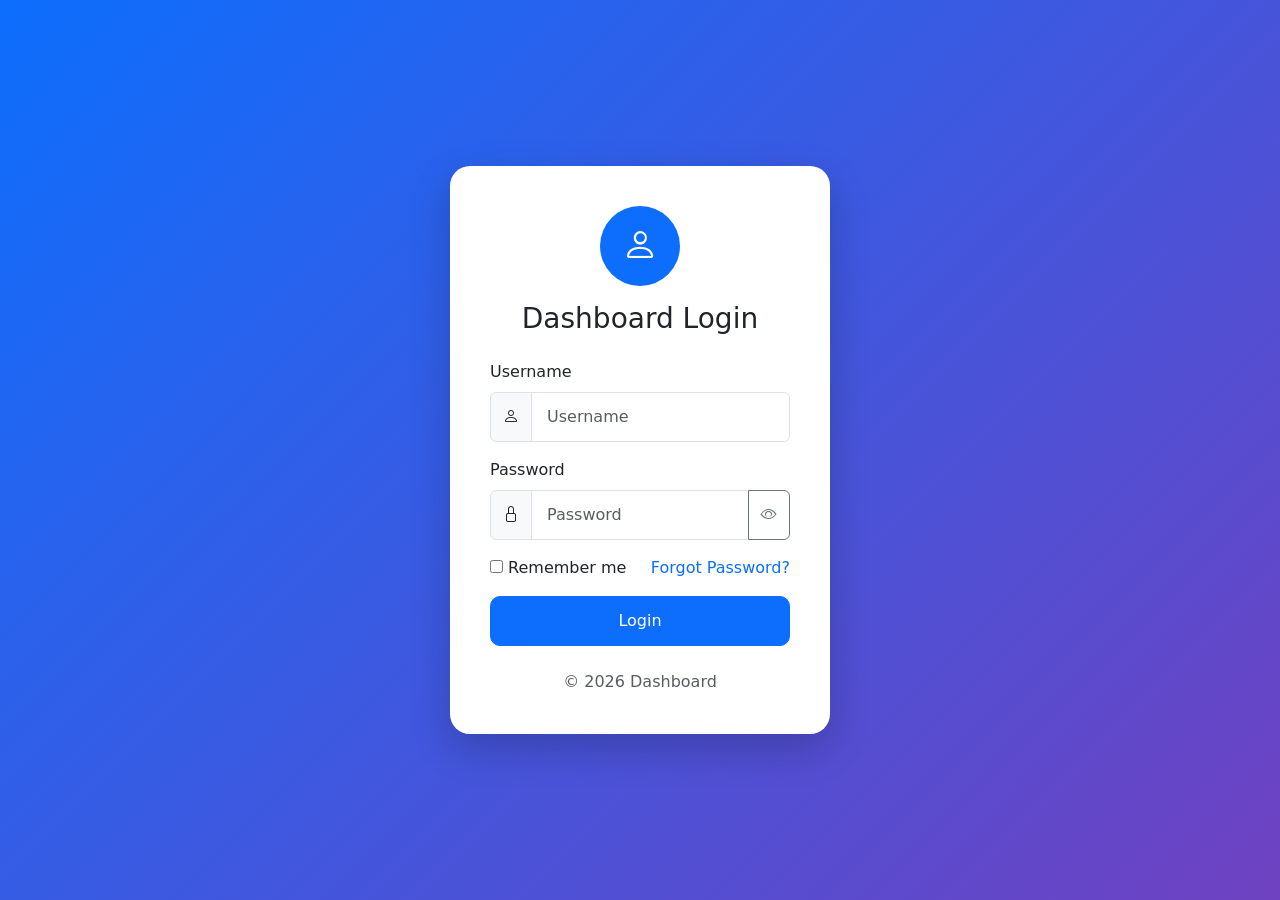
<file: master-karyawan.html>
<!DOCTYPE html>
<html lang="id">
<head>
    <meta charset="UTF-8">
    <meta name="viewport" content="width=device-width, initial-scale=1.0">
    <title>Master Karyawan</title>

    <!-- Bootstrap-->
    <link href="https://cdn.jsdelivr.net/npm/bootstrap@5.3.3/dist/css/bootstrap.min.css" rel="stylesheet">
    <!-- Bootstrap Icons -->
    <link href="https://cdn.jsdelivr.net/npm/bootstrap-icons@1.11.3/font/bootstrap-icons.css" rel="stylesheet">

    <!-- CSS Dashboard -->
    <link rel="stylesheet" href="style-karyawan.css">

    <style>
   .page-title {
            font-weight: 600;
            color: #212529;
        }

        .page-subtitle {
            color: #6c757d;
            font-size: 14px;
        }

        .card-master {
            border: none;
            border-radius: 15px;
            box-shadow: 0 4px 20px rgba(0, 0, 0, .08);
        }

        .card-master .card-header {
            background: #fff;
            border-bottom: 1px solid #eee;
            padding: 18px 20px;
            border-radius: 15px 15px 0 0;
        }

        .table thead th {
            background: #f8f9fa;
            color: #495057;
            font-size: 13px;
            font-weight: 600;
            vertical-align: middle;
            white-space: nowrap;
        }

        .table tbody td {
            font-size: 14px;
            vertical-align: middle;
        }

        .table-hover tbody tr:hover {
            background-color: #f8fbff;
        }

        .btn-action {
            width: 34px;
            height: 34px;
            display: inline-flex;
            align-items: center;
            justify-content: center;
            border-radius: 8px;
        }

        .badge-mandor {
            background: #e7f1ff;
            color: #0d6efd;
            font-weight: 500;
            padding: 6px 10px;
            border-radius: 20px;
        }

        .modal-content {
            border: none;
            border-radius: 15px;
            box-shadow: 0 10px 40px rgba(0,0,0,.15);
        }

        .modal-header {
            background: #0d6efd;
            color: #fff;
            border-radius: 15px 15px 0 0;
        }

        .modal-header .btn-close {
            filter: brightness(0) invert(1);
        }

        .form-control,
        .form-select {
            border-radius: 8px;
        }

        .form-control:focus,
        .form-select:focus {
            border-color: #0d6efd;
            box-shadow: 0 0 0 .2rem rgba(13,110,253,.15);
        }

        .empty-data {
            padding: 40px 10px !important;
            color: #6c757d;
        }

        .search-box {
            max-width: 280px;
        }

        @media (max-width: 768px) {

            .search-box {
                max-width: 100%;
                width: 100%;
            }

            .toolbar {
                flex-direction: column;
                align-items: stretch !important;
            }

            .toolbar .btn {
                width: 100%;
            }
        }
    </style>
</head>

<body>
<!-- =========================
     NAVBAR
========================= -->
<nav class="navbar">
    <div class="container-fluid">
        <!-- Toggle -->
        <button class="toggle-btn btn btn-light d-flex align-items-center justify-content-center" id="toggleSidebar" type="button" title="Toggle Sidebar">
            <i class="bi bi-list"></i>
        </button>

        <!-- User -->
        <div class="dropdown ms-auto">

            <a href="#" class="d-flex align-items-center text-white text-decoration-none dropdown-toggle" data-bs-toggle="dropdown" aria-expanded="false">

                <img src="https://ui-avatars.com/api/?name=Administrator&background=0d6efd&color=fff"
                    width="38" height="38" class="rounded-circle border border-white me-2" id="avatarUser" alt="User">
                <div class="text-start">

                    <div id="namaUser" class="fw-semibold">
                        Administrator
                    </div>

                    <small id="levelUser">
                        Admin
                    </small>

                </div>

            </a>

            <ul class="dropdown-menu dropdown-menu-end shadow">

                <li>
                    <a class="dropdown-item" href="#">
                        <i class="bi bi-person me-2"></i>
                        Profil
                    </a>
                </li>

                <li>
                    <hr class="dropdown-divider">
                </li>

                <li>
                    <a class="dropdown-item text-danger"
                        href="#" id="logoutBtn">
                        <i class="bi bi-box-arrow-right me-2"></i>
                        Logout
                    </a>
                </li>

            </ul>

        </div>

    </div>
</nav>


<!-- =========================
     SIDEBAR
========================= -->

<aside class="sidebar" id="sidebar">

    <ul class="nav flex-column p-2">

        <!-- DASHBOARD -->
        <li class="nav-item">
            <a href="dashboard.html" class="nav-link" data-bs-toggle="tooltip" data-bs-placement="right" title="Dashboard">
                <i class="bi bi-speedometer2"></i>
                <span>Dashboard</span>
            </a>
        </li>

        <li class="nav-item mt-2">
            <small class="text-secondary px-3 menu-title">
                MASTER DATA
            </small>
        </li>
        <li class="nav-item menu-admin">
            <a href="master-karyawan.html" class="nav-link" data-bs-toggle="tooltip" data-bs-placement="right" title="Master Karyawan">
                <i class="bi bi-people"></i>
                <span>Karyawan</span>
            </a>
        </li>	

        <li class="nav-item menu-admin">
            <a href="master-user.html" class="nav-link" data-bs-toggle="tooltip" data-bs-placement="right" title="Master User">
                <i class="bi bi-person-gear"></i>
                <span>User</span>
            </a>
        </li>

	<li class="nav-item menu-admin">
            <a href="master-anggota.html" class="nav-link" data-bs-toggle="tooltip" data-bs-placement="right" title="Master Anggota">
                <i class="bi bi-person-gear"></i>
                <span>Anggota</span>
            </a>
        </li>

	<li class="nav-item menu-admin">
            <a href="master-buku.html" class="nav-link" data-bs-toggle="tooltip" data-bs-placement="right" title="Master Buku">
                <i class="bi bi-book"></i>
                <span>Buku</span>
            </a>
        </li>

	<li class="nav-item menu-admin">
            <a href="master-mandor.html" class="nav-link" data-bs-toggle="tooltip" data-bs-placement="right" title="Master Mandor">
                <i class="bi bi-people"></i>
                <span>Mandor</span>
            </a>
        </li>

	<li class="nav-item menu-admin">
            <a href="lokasi.html" class="nav-link" data-bs-toggle="tooltip" data-bs-placement="right" title="Master Lokasi">
                <i class="bi bi-geo-alt"></i>
                <span>Lokasi</span>
            </a>
        </li>

	<li class="nav-item menu-admin">
            <a href="aktivitas.html" class="nav-link" data-bs-toggle="tooltip" data-bs-placement="right" title="Master Aktivitas">
                <i class="bi bi-list-check"></i>
                <span>Aktivitas</span>
            </a>
        </li>

        <li class="nav-item mt-3">
            <small class="text-secondary px-3 menu-title">
                TRANSAKSI
            </small>
        </li>
        <li class="nav-item">
            <a href="peminjaman.html" class="nav-link" data-bs-toggle="tooltip" data-bs-placement="right" title="Data Peminjaman">
                <i class="bi bi-clipboard-data"></i>
                <span>Peminjaman</span>
            </a>
        </li>

	<li class="nav-item">
            <a href="pengembalian.html" class="nav-link" data-bs-toggle="tooltip" data-bs-placement="right" title="Data Pengembalian">
                <i class="bi bi-arrow-return-left"></i>
                <span>Pengembalian</span>
            </a>
        </li>

	<li class="nav-item mt-3">
            <small class="text-secondary px-3 menu-title">
                LAPORAN
            </small>
        </li>
        <li class="nav-item">
            <a href="#" class="nav-link" data-bs-toggle="tooltip" data-bs-placement="right" title="Lap Pinjam">
                <i class="bi bi-clipboard-data"></i>
                <span>Lap.Peminjaman</span>
            </a>
        </li>

	<li class="nav-item">
            <a href="#" class="nav-link" data-bs-toggle="tooltip" data-bs-placement="right" title="Lap Kembali">
                <i class="bi bi-arrow-return-left"></i>
                <span>Lap.Pengembalian</span>
            </a>
        </li>


    </ul>
</aside>


<!-- =========================
     MAIN
========================= -->

<main class="main" id="main">

    <!-- PAGE HEADER -->
    <div class="mb-4">

        <h4 class="page-title mb-1">
            <!--<i class="bi bi-people me-2 text-primary"></i>-->
            Master Karyawan
        </h4>

        <div class="page-subtitle">
            Kelola data karyawan dan mandor.
        </div>

    </div>


    <!-- =========================
         CARD TABLE
    ========================= -->

    <div class="card card-master">

        <!-- CARD HEADER -->

        <div class="card-header">

            <div  class="toolbar d-flex justify-content-between align-items-center gap-3">

                <!-- Search -->

                <div class="input-group search-box">

                    <span class="input-group-text bg-white">
                        <i class="bi bi-search"></i>
                    </span>

                    <input type="text" class="form-control" id="searchKaryawan" placeholder="Cari karyawan...">

                </div>


                <!-- Button -->

                <button type="button" class="btn btn-primary" id="btnTambah" data-bs-toggle="modal" data-bs-target="#modalKaryawan">

                    <i class="bi bi-plus-lg me-1"></i>
                    Tambah Karyawan
                </button>
            </div>

        </div>


        <!-- CARD BODY -->

        <div class="card-body p-0">

            <div class="table-responsive">
                <table class="table table-hover mb-0" id="tabelKaryawan">
                    <thead>
                        <tr>
                            <th class="text-center" width="60">No</th>
                            <th>ID Karyawan</th>
                            <th>Nama Karyawan</th>
                            <th>ID Mandor</th>
                            <th>Nama Mandor</th>
                            <th class="text-center"width="120">Aksi</th>
                        </tr>
                    </thead>

                    <tbody id="tbodyKaryawan"> </tbody>
                </table>

            </div>
        </div>
    </div>
</main>
   </div>

<!-- =========================
     MODAL KARYAWAN
========================= -->

<div
    class="modal fade"
    id="modalKaryawan"
    tabindex="-1"
    aria-hidden="true"
>

    <div class="modal-dialog modal-dialog-centered">

        <div class="modal-content">

            <div class="modal-header">

                <h5 class="modal-title">

                    <i class="bi bi-person-plus me-2"></i>

                    <span id="modalTitle">
                        Tambah Karyawan
                    </span>

                </h5>

                <button
                    type="button"
                    class="btn-close"
                    data-bs-dismiss="modal"
                ></button>

            </div>


            <form id="formKaryawan">

                <div class="modal-body">

                    <!-- ID Karyawan -->

                    <div class="mb-3">

                        <label
                            class="form-label"
                            for="idKaryawan"
                        >
                            ID Karyawan
                        </label>

                        <input
                            type="text"
                            class="form-control"
                            id="idKaryawan"
                            placeholder="Contoh: KRY001"
                            required
                        >

                    </div>


                    <!-- Nama Karyawan -->

                    <div class="mb-3">

                        <label
                            class="form-label"
                            for="namaKaryawan"
                        >
                            Nama Karyawan
                        </label>

                        <input
                            type="text"
                            class="form-control"
                            id="namaKaryawan"
                            placeholder="Masukkan nama karyawan"
                            required
                        >

                    </div>


                    <!-- ID Mandor -->

                    <div class="mb-3">

                        <label
                            class="form-label"
                            for="idMandor"
                        >
                            ID Mandor
                        </label>

                        <input
                            type="text"
                            class="form-control"
                            id="idMandor"
                            placeholder="Contoh: MND001"
                            required
                        >

                    </div>


                    <!-- Nama Mandor -->

                    <div class="mb-3">

                        <label
                            class="form-label"
                            for="namaMandor"
                        >
                            Nama Mandor
                        </label>

                        <input
                            type="text"
                            class="form-control"
                            id="namaMandor"
                            placeholder="Masukkan nama mandor"
                            required
                        >

                    </div>

                </div>


                <div class="modal-footer">

                    <button type="button" class="btn btn-secondary" data-bs-dismiss="modal">
                        Batal
                    </button>

                    <button type="submit" class="btn btn-primary">

                        <i class="bi bi-save me-1"></i>

                        Simpan

                    </button>

                </div>

            </form>

        </div>

    </div>

</div>


<!-- =========================
     BOOTSTRAP JS
========================= -->

<script src="https://cdn.jsdelivr.net/npm/bootstrap@5.3.3/dist/js/bootstrap.bundle.min.js"></script>

<script>
/* =====================================================
   CEK LOGIN
===================================================== */

if (sessionStorage.getItem("login") !== "true") {   window.location.href = "index.html";}

/* =====================================================
   ELEMENT
===================================================== */

const sidebar = document.getElementById("sidebar");
const main = document.getElementById("main");
const toggle = document.getElementById("toggleSidebar");

const footer = document.getElementById("footer");

const namaUser = document.getElementById("namaUser");
const levelUser = document.getElementById("levelUser");

const tbodyKaryawan = document.getElementById("tbodyKaryawan");

const searchKaryawan = document.getElementById("searchKaryawan");

const formKaryawan = document.getElementById("formKaryawan");

const modalKaryawanElement =
    document.getElementById("modalKaryawan");

const modalKaryawan =
    new bootstrap.Modal(modalKaryawanElement);

const modalTitle =
    document.getElementById("modalTitle");

const btnTambah =
    document.getElementById("btnTambah");

const logoutBtn =
    document.getElementById("logoutBtn");


/* =====================================================
   USER LOGIN
===================================================== */

const nama =
    sessionStorage.getItem("nama") ||
    "Administrator";

const level =
    sessionStorage.getItem("level") ||
    "Admin";


namaUser.textContent = nama;
levelUser.textContent = level;


/* =====================================================
   SIDEBAR
===================================================== */

function setSidebarState() {

    const status =
        localStorage.getItem("sidebar");

    if (status === "close") {

        sidebar.classList.add("collapsed");
        main.classList.add("expand");

        if (footer) {
            footer.classList.add("expand");
        }

    } else {

        sidebar.classList.remove("collapsed");
        main.classList.remove("expand");

        if (footer) {
            footer.classList.remove("expand");
        }

    }

}


setSidebarState();


/* =====================================================
   TOGGLE SIDEBAR
===================================================== */

toggle.onclick = function () {

    sidebar.classList.toggle("collapsed");
    main.classList.toggle("expand");

    if (footer) {
        footer.classList.toggle("expand");
    }


    if (sidebar.classList.contains("collapsed")) {

        localStorage.setItem("sidebar", "close");

    } else {

        localStorage.setItem("sidebar", "open");

    }

};


/* =====================================================
   HAK AKSES
===================================================== */

if (level === "Operator") {

    document
        .querySelectorAll(".menu-admin")
        .forEach(menu => {

            menu.style.display = "none";

        });

}


/* =====================================================
   LOCAL STORAGE
===================================================== */

const STORAGE_KEY = "karyawan";


/* =====================================================
   DATA KARYAWAN
===================================================== */

let dataKaryawan =
    JSON.parse(localStorage.getItem(STORAGE_KEY)) || [];


/* =====================================================
   EDIT INDEX
===================================================== */

let editIndex = -1;


/* =====================================================
   SIMPAN LOCAL STORAGE
===================================================== */

function simpanData() {

    localStorage.setItem(
        STORAGE_KEY,
        JSON.stringify(dataKaryawan)
    );

}


/* =====================================================
   TAMPIL DATA
===================================================== */

function tampilData(data = dataKaryawan) {

    tbodyKaryawan.innerHTML = "";


    if (data.length === 0) {

        tbodyKaryawan.innerHTML = `
            <tr>
                <td
                    colspan="6"
                    class="text-center empty-data"
                >
                    <i class="bi bi-inbox fs-2 d-block mb-2"></i>
                    Belum ada data karyawan
                </td>
            </tr>
        `;

        return;

    }


    data.forEach((karyawan, index) => {

        const tr = document.createElement("tr");

        tr.innerHTML = `

            <td class="text-center">
                ${index + 1}
            </td>

            <td>
                <span class="fw-semibold">
                    ${escapeHTML(karyawan.id)}
                </span>
            </td>

            <td>
                ${escapeHTML(karyawan.nama)}
            </td>

            <td>
                <span class="badge-mandor">
                    ${escapeHTML(karyawan.idMandor)}
                </span>
            </td>

            <td>
                ${escapeHTML(karyawan.namaMandor)}
            </td>

            <td class="text-center">

                <button
                    type="button"
                    class="btn btn-outline-primary btn-sm btn-action me-1"
                    onclick="editKaryawan(${karyawan.index})"
                    title="Edit"
                >
                    <i class="bi bi-pencil"></i>
                </button>

                <button
                    type="button"
                    class="btn btn-outline-danger btn-sm btn-action"
                    onclick="hapusKaryawan(${karyawan.index})"
                    title="Hapus"
                >
                    <i class="bi bi-trash"></i>
                </button>

            </td>

        `;


        tbodyKaryawan.appendChild(tr);

    });

}


/* =====================================================
   ESCAPE HTML
   Mencegah HTML injection
===================================================== */

function escapeHTML(text) {

    const div =
        document.createElement("div");

    div.textContent =
        text ?? "";

    return div.innerHTML;

}


/* =====================================================
   INDEX DATA
===================================================== */

function getDataWithIndex(data) {

    return data.map((item, index) => {

        return {
            ...item,
            index: index
        };

    });

}


/* =====================================================
   RENDER ULANG
===================================================== */

function renderData() {

    const data =
        getDataWithIndex(dataKaryawan);

    tampilData(data);

}


/* =====================================================
   TAMBAH KARYAWAN
===================================================== */

btnTambah.addEventListener("click", function () {

    editIndex = -1;

    modalTitle.textContent =
        "Tambah Karyawan";

    formKaryawan.reset();

});


/* =====================================================
   SIMPAN DATA
===================================================== */

formKaryawan.addEventListener(
    "submit",
    function (e) {

        e.preventDefault();


        const id =
            document
                .getElementById("idKaryawan")
                .value
                .trim();

        const nama =
            document
                .getElementById("namaKaryawan")
                .value
                .trim();

        const idMandor =
            document
                .getElementById("idMandor")
                .value
                .trim();

        const namaMandor =
            document
                .getElementById("namaMandor")
                .value
                .trim();


        /* =========================
           VALIDASI
        ========================= */

        if (
            id === "" ||
            nama === "" ||
            idMandor === "" ||
            namaMandor === ""
        ) {

            alert(
                "Semua data harus diisi."
            );

            return;

        }


        /* =========================
           CEK ID DUPLIKAT
        ========================= */

        const duplicate =
            dataKaryawan.some(
                (item, index) => {

                    return (
                        item.id.toLowerCase() ===
                        id.toLowerCase() &&
                        index !== editIndex
                    );

                }
            );


        if (duplicate) {

            alert(
                "ID Karyawan sudah digunakan."
            );

            return;

        }


        /* =========================
           EDIT
        ========================= */

        if (editIndex !== -1) {

            dataKaryawan[editIndex] = {

                id: id,
                nama: nama,
                idMandor: idMandor,
                namaMandor: namaMandor

            };


        }

        /* =========================
           TAMBAH
        ========================= */

        else {

            dataKaryawan.push({

                id: id,
                nama: nama,
                idMandor: idMandor,
                namaMandor: namaMandor

            });

        }


        /* =========================
           SIMPAN
        ========================= */

        simpanData();

        renderData();

        modalKaryawan.hide();

        formKaryawan.reset();

        editIndex = -1;

    }
);


/* =====================================================
   EDIT KARYAWAN
===================================================== */

function editKaryawan(index) {

    const data =
        dataKaryawan[index];


    if (!data) {
        return;
    }


    editIndex = index;


    document
        .getElementById("idKaryawan")
        .value = data.id;

    document
        .getElementById("namaKaryawan")
        .value = data.nama;

    document
        .getElementById("idMandor")
        .value = data.idMandor;

    document
        .getElementById("namaMandor")
        .value = data.namaMandor;


    modalTitle.textContent =
        "Edit Karyawan";


    modalKaryawan.show();

}


/* =====================================================
   HAPUS KARYAWAN
===================================================== */

function hapusKaryawan(index) {

    const data =
        dataKaryawan[index];


    if (!data) {
        return;
    }


    const konfirmasi =
        confirm(
            `Hapus karyawan "${data.nama}"?`
        );


    if (!konfirmasi) {
        return;
    }


    dataKaryawan.splice(index, 1);

    simpanData();

    renderData();

}


/* =====================================================
   PENCARIAN
===================================================== */

searchKaryawan.addEventListener(
    "input",
    function () {

        const keyword =
            this.value
                .toLowerCase()
                .trim();


        if (keyword === "") {

            renderData();

            return;

        }


        const hasil =
            dataKaryawan.filter(
                item => {

                    return (

                        item.id
                            .toLowerCase()
                            .includes(keyword)

                        ||

                        item.nama
                            .toLowerCase()
                            .includes(keyword)

                        ||

                        item.idMandor
                            .toLowerCase()
                            .includes(keyword)

                        ||

                        item.namaMandor
                            .toLowerCase()
                            .includes(keyword)

                    );

                }
            );


        tampilData(
            getDataWithIndex(hasil)
        );

    }
);


/* =====================================================
   LOGOUT
===================================================== */

logoutBtn.addEventListener(
    "click",
    function (e) {

        e.preventDefault();

        sessionStorage.clear();

        window.location.href =
            "index.html";

    }
);


/* =====================================================
   TOOLTIP
===================================================== */

const tooltipTriggerList =
    document.querySelectorAll(
        '[data-bs-toggle="tooltip"]'
    );


[
    ...tooltipTriggerList
].map(
    el => new bootstrap.Tooltip(el)
);


/* =====================================================
   TAMPILKAN DATA AWAL
===================================================== */

renderData();
</script>

</body>
</html>
</file>
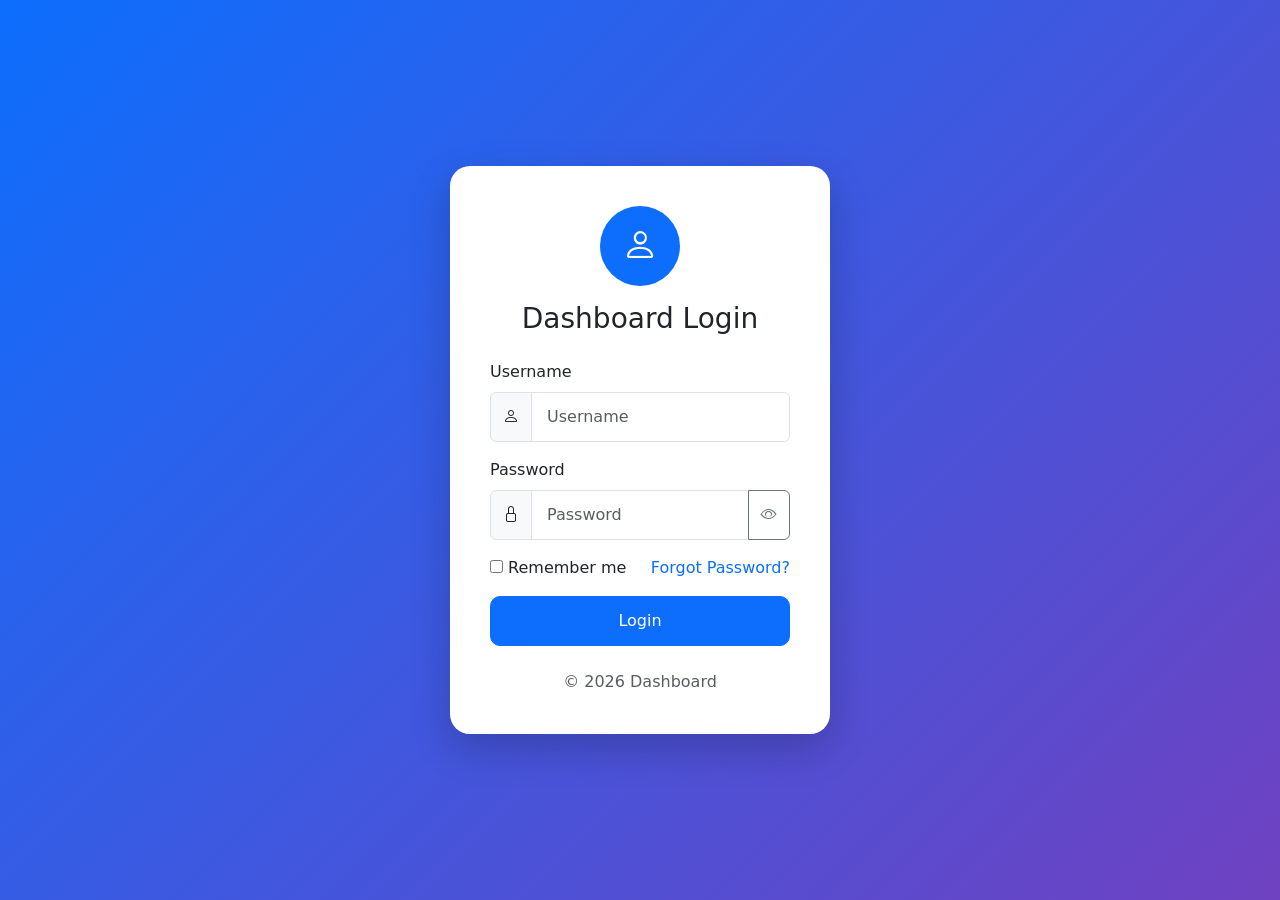
<file: master-mandor.html>
<!DOCTYPE html>
<html lang="id">
<head>
    <meta charset="UTF-8">
    <meta name="viewport" content="width=device-width, initial-scale=1.0">
    <title>Master Mandor</title>

    <!-- Bootstrap-->
    <link href="https://cdn.jsdelivr.net/npm/bootstrap@5.3.3/dist/css/bootstrap.min.css" rel="stylesheet">
    <!-- Bootstrap Icons -->
    <link href="https://cdn.jsdelivr.net/npm/bootstrap-icons@1.11.3/font/bootstrap-icons.css" rel="stylesheet">

    <!-- CSS Dashboard -->
    <link rel="stylesheet" href="master-mandor.css">
    <link rel="stylesheet" href="style-karyawan.css">

<style>
      .page-title {
            font-weight: 600;
            color: #212529;
        }

        .page-subtitle {
            color: #6c757d;
            font-size: 14px;
        }

        .card-master {
            border: none;
            border-radius: 15px;
            box-shadow: 0 4px 20px rgba(0, 0, 0, .08);
        }

        .card-master .card-header {
            background: #fff;
            border-bottom: 1px solid #eee;
            padding: 18px 20px;
            border-radius: 15px 15px 0 0;
        }

        .table thead th {
            background: #f8f9fa;
            color: #495057;
            font-size: 13px;
            font-weight: 600;
            vertical-align: middle;
            white-space: nowrap;
        }

        .table tbody td {
            font-size: 14px;
            vertical-align: middle;
        }

        .table-hover tbody tr:hover {
            background-color: #f8fbff;
        }

        .btn-action {
            width: 34px;
            height: 34px;
            display: inline-flex;
            align-items: center;
            justify-content: center;
            border-radius: 8px;
        }

        .badge-mandor {
            background: #e7f1ff;
            color: #0d6efd;
            font-weight: 500;
            padding: 6px 10px;
            border-radius: 20px;
        }

        .modal-content {
            border: none;
            border-radius: 15px;
            box-shadow: 0 10px 40px rgba(0,0,0,.15);
        }

        .modal-header {
            background: #0d6efd;
            color: #fff;
            border-radius: 15px 15px 0 0;
        }

        .modal-header .btn-close {
            filter: brightness(0) invert(1);
        }

        .form-control,
        .form-select {
            border-radius: 8px;
        }

        .form-control:focus,
        .form-select:focus {
            border-color: #0d6efd;
            box-shadow: 0 0 0 .2rem rgba(13,110,253,.15);
        }

        .empty-data {
            padding: 40px 10px !important;
            color: #6c757d;
        }

        .search-box {
            max-width: 280px;
        }

        @media (max-width: 768px) {

            .search-box {
                max-width: 100%;
                width: 100%;
            }

            .toolbar {
                flex-direction: column;
                align-items: stretch !important;
            }

            .toolbar .btn {
                width: 100%;
            }
        }
    </style>

</head>


<body>
<!-- =========================
     NAVBAR
========================= -->
<nav class="navbar">
    <div class="container-fluid">
        <!-- Toggle -->
        <button class="toggle-btn btn btn-light d-flex align-items-center justify-content-center" id="toggleSidebar" type="button" title="Toggle Sidebar">
            <i class="bi bi-list"></i>
        </button>

        <!-- User -->
        <div class="dropdown ms-auto">

            <a href="#" class="d-flex align-items-center text-white text-decoration-none dropdown-toggle" data-bs-toggle="dropdown" aria-expanded="false">

                <img src="https://ui-avatars.com/api/?name=Administrator&background=0d6efd&color=fff"
                    width="38" height="38" class="rounded-circle border border-white me-2" id="avatarUser" alt="User">
                <div class="text-start">

                    <div id="namaUser" class="fw-semibold">
                        Administrator
                    </div>

                    <small id="levelUser">
                        Admin
                    </small>

                </div>

            </a>

            <ul class="dropdown-menu dropdown-menu-end shadow">

                <li>
                    <a class="dropdown-item" href="#">
                        <i class="bi bi-person me-2"></i>
                        Profil
                    </a>
                </li>

                <li>
                    <hr class="dropdown-divider">
                </li>

                <li>
                    <a class="dropdown-item text-danger"
                        href="#" id="logoutBtn">
                        <i class="bi bi-box-arrow-right me-2"></i>
                        Logout
                    </a>
                </li>

            </ul>

        </div>

    </div>
</nav>


    <!-- =========================
     SIDEBAR
========================= -->

<aside class="sidebar" id="sidebar">

    <ul class="nav flex-column p-2">

        <!-- DASHBOARD -->
        <li class="nav-item">
            <a href="dashboard.html" class="nav-link" data-bs-toggle="tooltip" data-bs-placement="right" title="Dashboard">
                <i class="bi bi-speedometer2"></i>
                <span>Dashboard</span>
            </a>
        </li>

        <li class="nav-item mt-2">
            <small class="text-secondary px-3 menu-title">
                MASTER DATA
            </small>
        </li>
        <li class="nav-item menu-admin">
            <a href="master-karyawan.html" class="nav-link" data-bs-toggle="tooltip" data-bs-placement="right" title="Master Karyawan">
                <i class="bi bi-people"></i>
                <span>Karyawan</span>
            </a>
        </li>	

        <li class="nav-item menu-admin">
            <a href="master-user.html" class="nav-link" data-bs-toggle="tooltip" data-bs-placement="right" title="Master User">
                <i class="bi bi-person-gear"></i>
                <span>User</span>
            </a>
        </li>

	<li class="nav-item menu-admin">
            <a href="master-anggota.html" class="nav-link" data-bs-toggle="tooltip" data-bs-placement="right" title="Master Anggota">
                <i class="bi bi-person-gear"></i>
                <span>Anggota</span>
            </a>
        </li>

	<li class="nav-item menu-admin">
            <a href="master-buku.html" class="nav-link" data-bs-toggle="tooltip" data-bs-placement="right" title="Master Buku">
                <i class="bi bi-book"></i>
                <span>Buku</span>
            </a>
        </li>

	<li class="nav-item menu-admin">
            <a href="master-mandor.html" class="nav-link" data-bs-toggle="tooltip" data-bs-placement="right" title="Master Mandor">
                <i class="bi bi-people"></i>
                <span>Mandor</span>
            </a>
        </li>

	<li class="nav-item menu-admin">
            <a href="lokasi.html" class="nav-link" data-bs-toggle="tooltip" data-bs-placement="right" title="Master Lokasi">
                <i class="bi bi-geo-alt"></i>
                <span>Lokasi</span>
            </a>
        </li>

	<li class="nav-item menu-admin">
            <a href="aktivitas.html" class="nav-link" data-bs-toggle="tooltip" data-bs-placement="right" title="Master Aktivitas">
                <i class="bi bi-list-check"></i>
                <span>Aktivitas</span>
            </a>
        </li>

        <li class="nav-item mt-3">
            <small class="text-secondary px-3 menu-title">
                TRANSAKSI
            </small>
        </li>
        <li class="nav-item">
            <a href="peminjaman.html" class="nav-link" data-bs-toggle="tooltip" data-bs-placement="right" title="Data Peminjaman">
                <i class="bi bi-clipboard-data"></i>
                <span>Peminjaman</span>
            </a>
        </li>

	<li class="nav-item">
            <a href="pengembalian.html" class="nav-link" data-bs-toggle="tooltip" data-bs-placement="right" title="Data Pengembalian">
                <i class="bi bi-arrow-return-left"></i>
                <span>Pengembalian</span>
            </a>
        </li>

	<li class="nav-item mt-3">
            <small class="text-secondary px-3 menu-title">
                LAPORAN
            </small>
        </li>
        <li class="nav-item">
            <a href="#" class="nav-link" data-bs-toggle="tooltip" data-bs-placement="right" title="Lap Pinjam">
                <i class="bi bi-clipboard-data"></i>
                <span>Lap.Peminjaman</span>
            </a>
        </li>

	<li class="nav-item">
            <a href="#" class="nav-link" data-bs-toggle="tooltip" data-bs-placement="right" title="Lap Kembali">
                <i class="bi bi-arrow-return-left"></i>
                <span>Lap.Pengembalian</span>
            </a>
        </li>


    </ul>
</aside>



    <!-- =====================================================
         MAIN
    ====================================================== -->

    <main
        class="main"
        id="main"
    >

        <div class="container-fluid">


            <!-- HEADER -->

            <div class="mb-4">

                <h4 class="page-title mb-1">
                    Master Mandor
                </h4>

                <p class="page-subtitle mb-0">
                    Kelola data mandor
                </p>

            </div>



            <!-- STATISTIK -->

            <div class="row g-3 mb-4">


                <div class="col-md-4">

                    <div class="stat-card">

                        <div>

                            <div class="stat-label">
                                Total Mandor
                            </div>

                            <div
                                class="stat-value"
                                id="totalMandor"
                            >
                                0
                            </div>

                        </div>


                        <div class="stat-icon">

                            <i class="bi bi-person-badge"></i>

                        </div>

                    </div>

                </div>

            </div>



            <!-- CARD DATA -->

            <div class="card card-master">


                <!-- HEADER -->

                <div class="card-header">


                    <div
                        class="toolbar d-flex justify-content-between align-items-center gap-3"
                    >


                        <!-- SEARCH -->

                        <div class="search-box">

                            <div class="input-group">

                                <span class="input-group-text bg-white">

                                    <i class="bi bi-search"></i>

                                </span>

                                <input
                                    type="text"
                                    class="form-control"
                                    id="searchMandor"
                                    placeholder="Cari ID atau nama mandor..."
                                >

                            </div>

                        </div>


                        <!-- BUTTON -->

                        <button
                            type="button"
                            class="btn btn-primary"
                            id="btnTambah"
                        >

                            <i class="bi bi-plus-lg me-1"></i>

                            Tambah Mandor

                        </button>

                    </div>

                </div>



                <!-- TABLE -->

                <div class="table-responsive">

                    <table class="table table-hover mb-0">

                        <thead>

                            <tr>

                                <th
                                    width="70"
                                    class="text-center"
                                >
                                    No
                                </th>

                                <th>
                                    ID Mandor
                                </th>

                                <th>
                                    Nama Mandor
                                </th>

                                <th
                                    width="130"
                                    class="text-center"
                                >
                                    Aksi
                                </th>

                            </tr>

                        </thead>


                        <tbody id="tbodyMandor">

                            <tr>

                                <td
                                    colspan="4"
                                    class="text-center empty-data"
                                >

                                    <i class="bi bi-inbox fs-2 d-block mb-2"></i>

                                    Belum ada data mandor

                                </td>

                            </tr>

                        </tbody>

                    </table>

                </div>

            </div>

        </div>

    </main>



    <!-- =====================================================
         MODAL MANDOR
    ====================================================== -->

    <div
        class="modal fade"
        id="modalMandor"
        tabindex="-1"
        aria-hidden="true"
    >

        <div class="modal-dialog modal-dialog-centered">

            <div class="modal-content">


                <div class="modal-header">

                    <h5
                        class="modal-title"
                        id="modalTitle"
                    >
                        Tambah Mandor
                    </h5>

                    <button
                        type="button"
                        class="btn-close"
                        data-bs-dismiss="modal"
                        aria-label="Close"
                    ></button>

                </div>


                <form id="formMandor">

                    <div class="modal-body">


                        <!-- ID -->

                        <div class="mb-3">

                            <label
                                for="idMandor"
                                class="form-label"
                            >
                                ID Mandor
                            </label>

                            <input
                                type="text"
                                class="form-control"
                                id="idMandor"
                                placeholder="Contoh: MND001"
                                autocomplete="off"
                            >

                        </div>


                        <!-- NAMA -->

                        <div class="mb-3">

                            <label
                                for="namaMandor"
                                class="form-label"
                            >
                                Nama Mandor
                            </label>

                            <input
                                type="text"
                                class="form-control"
                                id="namaMandor"
                                placeholder="Masukkan nama mandor"
                                autocomplete="off"
                            >

                        </div>

                    </div>


                    <div class="modal-footer">

                        <button
                            type="button"
                            class="btn btn-secondary"
                            data-bs-dismiss="modal"
                        >
                            Batal
                        </button>

                        <button
                            type="submit"
                            class="btn btn-primary"
                        >

                            <i class="bi bi-save me-1"></i>

                            Simpan

                        </button>

                    </div>

                </form>

            </div>

        </div>

    </div>



    <!-- =====================================================
         FOOTER
    ====================================================== -->

    <footer
        class="footer"
        id="footer"
    >

        © 2026 Sistem Informasi

    </footer>



    <!-- Bootstrap JS -->

    <script src="https://cdn.jsdelivr.net/npm/bootstrap@5.3.3/dist/js/bootstrap.bundle.min.js"></script>

<script>
    console.log("BOOTSTRAP:", typeof bootstrap);

    console.log(
        "BUTTON:",
        document.getElementById("btnTambah")
    );

    console.log(
        "MODAL:",
        document.getElementById("modalMandor")
    );
</script>

<script>
/* =====================================================
   MASTER MANDOR
===================================================== */

/* =====================================================
   CEK LOGIN
===================================================== */

// Aktifkan jika ingin wajib login

if (sessionStorage.getItem("login") !== "true") {
    window.location.href = "index.html";
}



/* =====================================================
   ELEMENT
===================================================== */

const sidebar = document.getElementById("sidebar");
const main = document.getElementById("main");
const toggle = document.getElementById("toggleSidebar");
const footer = document.getElementById("footer");

const namaUser = document.getElementById("namaUser");
const levelUser = document.getElementById("levelUser");
const logoutBtn = document.getElementById("logoutBtn");

const tbodyMandor = document.getElementById("tbodyMandor");
const totalMandor = document.getElementById("totalMandor");
const searchMandor = document.getElementById("searchMandor");
const btnTambah = document.getElementById("btnTambah");

const formMandor = document.getElementById("formMandor");
const modalMandorElement =
    document.getElementById("modalMandor");

const modalTitle =
    document.getElementById("modalTitle");


/* =====================================================
   CEK ELEMENT
===================================================== */

console.log("sidebar =", sidebar);
console.log("main =", main);
console.log("toggle =", toggle);
console.log("btnTambah =", btnTambah);
console.log("modalMandor =", modalMandorElement);
console.log("formMandor =", formMandor);


/* =====================================================
   BOOTSTRAP MODAL
===================================================== */

let modalMandor = null;

if (
    modalMandorElement &&
    typeof bootstrap !== "undefined"
) {

    modalMandor =
        new bootstrap.Modal(
            modalMandorElement
        );

} else {

    console.error(
        "Bootstrap atau modalMandor tidak ditemukan."
    );

}

/* =====================================================
   TAMBAH MANDOR
===================================================== */

if (btnTambah) {

    btnTambah.addEventListener(
        "click",
        function () {

            console.log(
                "Tombol Tambah Mandor diklik"
            );

            editIndex = -1;

            modalTitle.textContent =
                "Tambah Mandor";

            formMandor.reset();

            if (modalMandor) {

                modalMandor.show();

            } else {

                console.error(
                    "Modal Mandor belum tersedia."
                );

            }

        }
    );

} else {

    console.error(
        "Tombol #btnTambah tidak ditemukan."
    );

}

/* =====================================================
   USER LOGIN
===================================================== */

const nama =
    sessionStorage.getItem("nama") ||
    "Administrator";

const level =
    sessionStorage.getItem("level") ||
    "Admin";


if (namaUser) {
    namaUser.textContent = nama;
}

if (levelUser) {
    levelUser.textContent = level;
}


/* =====================================================
   SIDEBAR
===================================================== */

function setSidebarState() {

    const status =
        localStorage.getItem("sidebar");


    if (status === "close") {

        sidebar.classList.add("collapsed");
        main.classList.add("expand");

        if (footer) {
            footer.classList.add("expand");
        }

    } else {

        sidebar.classList.remove("collapsed");
        main.classList.remove("expand");

        if (footer) {
            footer.classList.remove("expand");
        }

    }

}


/* =====================================================
   LOAD SIDEBAR
===================================================== */

if (sidebar && main) {
    setSidebarState();
}


/* =====================================================
   TOGGLE SIDEBAR
===================================================== */

if (toggle) {

    toggle.onclick = function () {

        sidebar.classList.toggle("collapsed");
        main.classList.toggle("expand");

        if (footer) {
            footer.classList.toggle("expand");
        }


        if (
            sidebar.classList.contains("collapsed")
        ) {

            localStorage.setItem(
                "sidebar",
                "close"
            );

        } else {

            localStorage.setItem(
                "sidebar",
                "open"
            );

        }

    };

}


/* =====================================================
   HAK AKSES
===================================================== */

if (level === "Operator") {

    document
        .querySelectorAll(".menu-admin")
        .forEach(function (menu) {

            menu.style.display = "none";

        });

}


/* =====================================================
   LOCAL STORAGE
===================================================== */

const STORAGE_KEY = "mandor";


/* =====================================================
   DATA MANDOR
===================================================== */

let dataMandor =
    JSON.parse(
        localStorage.getItem(STORAGE_KEY)
    ) || [];


/* =====================================================
   INDEX EDIT
===================================================== */

let editIndex = -1;


/* =====================================================
   SIMPAN DATA
===================================================== */

function simpanData() {

    localStorage.setItem(
        STORAGE_KEY,
        JSON.stringify(dataMandor)
    );

}


/* =====================================================
   TAMPIL TOTAL MANDOR
===================================================== */

function tampilTotalMandor() {

    totalMandor.textContent =
        dataMandor.length;

}


/* =====================================================
   TAMPIL DATA
===================================================== */

function tampilData(data = dataMandor) {

    tbodyMandor.innerHTML = "";


    /* =========================
       DATA KOSONG
    ========================= */

    if (data.length === 0) {

        tbodyMandor.innerHTML = `

            <tr>

                <td
                    colspan="4"
                    class="text-center empty-data"
                >

                    <i
                        class="bi bi-inbox fs-2 d-block mb-2"
                    ></i>

                    Belum ada data mandor

                </td>

            </tr>

        `;

        return;

    }


    /* =========================
       DATA ADA
    ========================= */

    data.forEach(function (mandor, index) {

        const tr =
            document.createElement("tr");


        tr.innerHTML = `

            <td class="text-center">
                ${index + 1}
            </td>

            <td>
                <span class="fw-semibold">
                    ${escapeHTML(mandor.id)}
                </span>
            </td>

            <td>
                ${escapeHTML(mandor.nama)}
            </td>

            <td class="text-center">

                <button
                    type="button"
                    class="btn btn-outline-primary btn-sm btn-action me-1"
                    onclick="editMandor(${mandor.index})"
                    title="Edit"
                >

                    <i class="bi bi-pencil"></i>

                </button>


                <button
                    type="button"
                    class="btn btn-outline-danger btn-sm btn-action"
                    onclick="hapusMandor(${mandor.index})"
                    title="Hapus"
                >

                    <i class="bi bi-trash"></i>

                </button>

            </td>

        `;


        tbodyMandor.appendChild(tr);

    });

}


/* =====================================================
   ESCAPE HTML
===================================================== */

function escapeHTML(text) {

    const div =
        document.createElement("div");

    div.textContent =
        text ?? "";

    return div.innerHTML;

}


/* =====================================================
   TAMBAHKAN INDEX ASLI
===================================================== */

function getDataWithIndex(data) {

    return data.map(function (item) {

        const index =
            dataMandor.indexOf(item);

        return {
            ...item,
            index: index
        };

    });

}


/* =====================================================
   RENDER DATA
===================================================== */

function renderData() {

    tampilData(
        getDataWithIndex(dataMandor)
    );

    tampilTotalMandor();

}


/* =====================================================
   TAMBAH MANDOR
===================================================== */
/* =====================================================
   TAMPIL DATA AWAL
===================================================== */

renderData();

document.getElementById("btnTambah").addEventListener("click", function () {

    console.log("TOMBOL TAMBAH DIKLIK");

    editIndex = -1;

    document.getElementById("modalTitle").textContent =
        "Tambah Mandor";

    document.getElementById("formMandor").reset();

    modalMandor.show();

});


/* =====================================================
   SIMPAN MANDOR
===================================================== */

formMandor.addEventListener(
    "submit",
    function (e) {

        e.preventDefault();


        const id =
            document
                .getElementById("idMandor")
                .value
                .trim();


        const nama =
            document
                .getElementById("namaMandor")
                .value
                .trim();


        /* =========================
           VALIDASI
        ========================= */

        if (
            id === "" ||
            nama === ""
        ) {

            alert(
                "ID Mandor dan Nama Mandor harus diisi."
            );

            return;

        }


        /* =========================
           CEK DUPLIKAT
        ========================= */

        const duplicate =
            dataMandor.some(
                function (item, index) {

                    return (
                        item.id.toLowerCase() ===
                        id.toLowerCase() &&
                        index !== editIndex
                    );

                }
            );


        if (duplicate) {

            alert(
                "ID Mandor sudah digunakan."
            );

            return;

        }


        /* =========================
           EDIT
        ========================= */

        if (editIndex !== -1) {

            dataMandor[editIndex] = {

                id: id,
                nama: nama

            };

        }


        /* =========================
           TAMBAH
        ========================= */

        else {

            dataMandor.push({

                id: id,
                nama: nama

            });

        }


        /* =========================
           SIMPAN
        ========================= */

        simpanData();

        renderData();

        modalMandor.hide();

        formMandor.reset();

        editIndex = -1;

    }
);


/* =====================================================
   EDIT MANDOR
===================================================== */

function editMandor(index) {

    const data =
        dataMandor[index];


    if (!data) {
        return;
    }


    editIndex = index;


    document
        .getElementById("idMandor")
        .value =
        data.id;


    document
        .getElementById("namaMandor")
        .value =
        data.nama;


    modalTitle.textContent =
        "Edit Mandor";


    modalMandor.show();

}


/* =====================================================
   HAPUS MANDOR
===================================================== */

function hapusMandor(index) {

    const data =
        dataMandor[index];


    if (!data) {
        return;
    }


    const konfirmasi =
        confirm(
            `Hapus mandor "${data.nama}"?`
        );


    if (!konfirmasi) {
        return;
    }


    dataMandor.splice(
        index,
        1
    );


    simpanData();

    renderData();

}


/* =====================================================
   PENCARIAN
===================================================== */

searchMandor.addEventListener(
    "input",
    function () {

        const keyword =
            this.value
                .toLowerCase()
                .trim();


        if (keyword === "") {

            renderData();

            return;

        }


        const hasil =
            dataMandor.filter(
                function (item) {

                    return (

                        item.id
                            .toLowerCase()
                            .includes(keyword)

                        ||

                        item.nama
                            .toLowerCase()
                            .includes(keyword)

                    );

                }
            );


        tampilData(
            getDataWithIndex(hasil)
        );

    }
);


/* =====================================================
   LOGOUT
===================================================== */

if (logoutBtn) {

    logoutBtn.addEventListener(
        "click",
        function (e) {

            e.preventDefault();

            sessionStorage.clear();

            window.location.href =
                "index.html";

        }
    );

}


/* =====================================================
   TOOLTIP
===================================================== */

const tooltipTriggerList =
    document.querySelectorAll(
        '[data-bs-toggle="tooltip"]'
    );


tooltipTriggerList.forEach(
    function (element) {

        new bootstrap.Tooltip(element);

    }
);





/* =====================================================
   DEBUG
===================================================== */

console.log(
    "Data Mandor:",
    dataMandor
);

console.log(
    "Total Mandor:",
    dataMandor.length
);
</script>

</body>

</html>
</file>
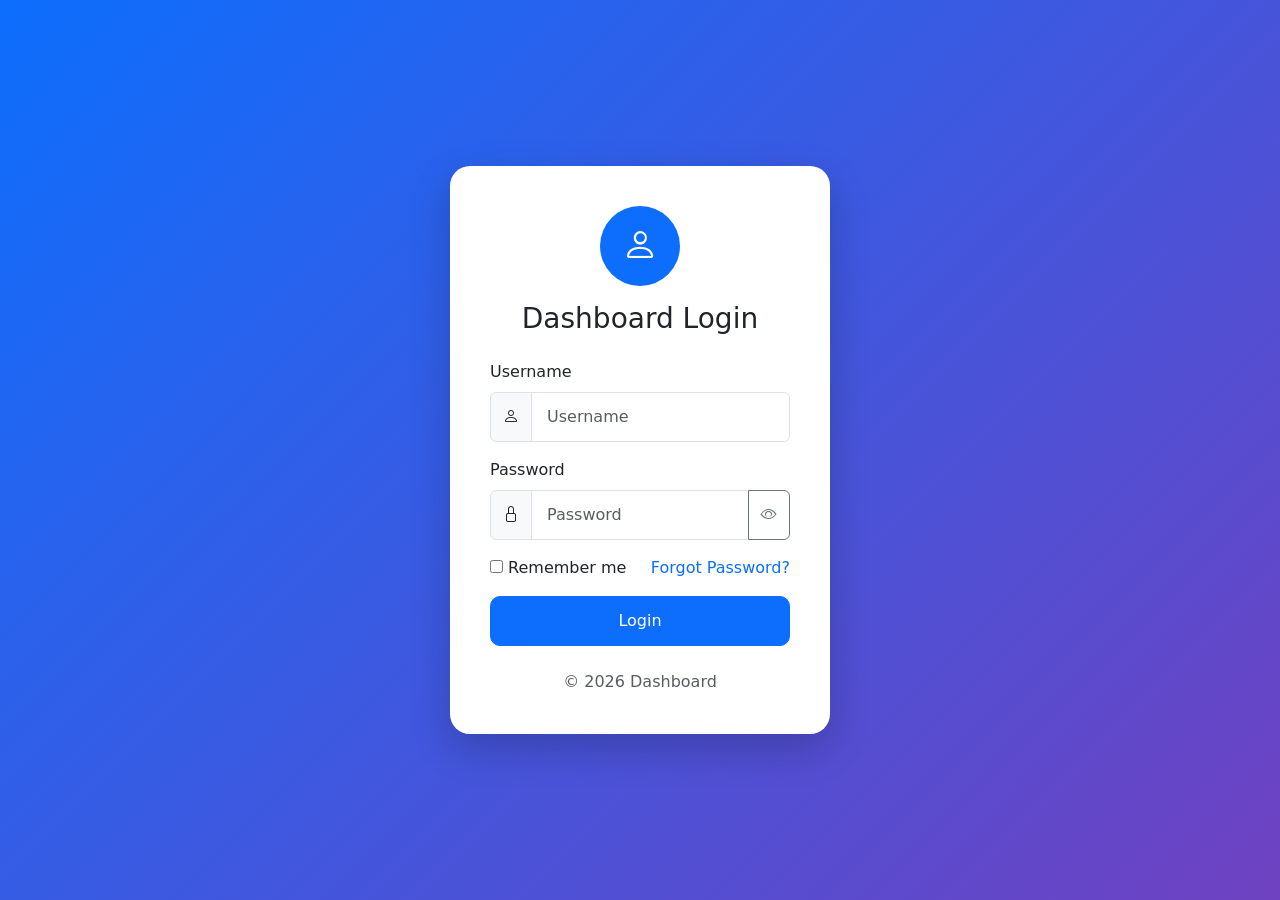
<file: master-user.html>
<!DOCTYPE html>
<html lang="id">
<head>
    <meta charset="UTF-8">
    <meta name="viewport" content="width=device-width, initial-scale=1.0">
    <title>Master User</title>

    <!-- Bootstrap-->
    <link href="https://cdn.jsdelivr.net/npm/bootstrap@5.3.3/dist/css/bootstrap.min.css" rel="stylesheet">
    <!-- Bootstrap Icons -->
    <link href="https://cdn.jsdelivr.net/npm/bootstrap-icons@1.11.3/font/bootstrap-icons.css" rel="stylesheet">

    <!-- CSS Dashboard -->
    <link rel="stylesheet" href="master-user.css">
    <link rel="stylesheet" href="style-karyawan.css">

    <style>
     .page-title {
            font-weight: 600;
            color: #212529;
        }

        .page-subtitle {
            color: #6c757d;
            font-size: 14px;
        }

        .card-master {
            border: none;
            border-radius: 15px;
            box-shadow: 0 4px 20px rgba(0, 0, 0, .08);
        }

        .card-master .card-header {
            background: #fff;
            border-bottom: 1px solid #eee;
            padding: 18px 20px;
            border-radius: 15px 15px 0 0;
        }

        .table thead th {
            background: #f8f9fa;
            color: #495057;
            font-size: 13px;
            font-weight: 600;
            vertical-align: middle;
            white-space: nowrap;
        }

        .table tbody td {
            font-size: 14px;
            vertical-align: middle;
        }

        .table-hover tbody tr:hover {
            background-color: #f8fbff;
        }

        .btn-action {
            width: 34px;
            height: 34px;
            display: inline-flex;
            align-items: center;
            justify-content: center;
            border-radius: 8px;
        }

        .badge-mandor {
            background: #e7f1ff;
            color: #0d6efd;
            font-weight: 500;
            padding: 6px 10px;
            border-radius: 20px;
        }

        .modal-content {
            border: none;
            border-radius: 15px;
            box-shadow: 0 10px 40px rgba(0,0,0,.15);
        }

        .modal-header {
            background: #0d6efd;
            color: #fff;
            border-radius: 15px 15px 0 0;
        }

        .modal-header .btn-close {
            filter: brightness(0) invert(1);
        }

        .form-control,
        .form-select {
            border-radius: 8px;
        }

        .form-control:focus,
        .form-select:focus {
            border-color: #0d6efd;
            box-shadow: 0 0 0 .2rem rgba(13,110,253,.15);
        }

        .empty-data {
            padding: 40px 10px !important;
            color: #6c757d;
        }

        .search-box {
            max-width: 280px;
        }

        @media (max-width: 768px) {

            .search-box {
                max-width: 100%;
                width: 100%;
            }

            .toolbar {
                flex-direction: column;
                align-items: stretch !important;
            }

            .toolbar .btn {
                width: 100%;
            }
        }
    </style>
</head>

<body>
<!-- =========================
     NAVBAR
========================= -->
<nav class="navbar">
    <div class="container-fluid">
        <!-- Toggle -->
        <button class="toggle-btn btn btn-light d-flex align-items-center justify-content-center" id="toggleSidebar" type="button" title="Toggle Sidebar">
            <i class="bi bi-list"></i>
        </button>

        <!-- User -->
        <div class="dropdown ms-auto">

            <a href="#" class="d-flex align-items-center text-white text-decoration-none dropdown-toggle" data-bs-toggle="dropdown" aria-expanded="false">

                <img src="https://ui-avatars.com/api/?name=Administrator&background=0d6efd&color=fff"
                    width="38" height="38" class="rounded-circle border border-white me-2" id="avatarUser" alt="User">
                <div class="text-start">

                    <div id="namaUser" class="fw-semibold">
                        Administrator
                    </div>

                    <small id="levelUser">
                        Admin
                    </small>

                </div>

            </a>

            <ul class="dropdown-menu dropdown-menu-end shadow">

                <li>
                    <a class="dropdown-item" href="#">
                        <i class="bi bi-person me-2"></i>
                        Profil
                    </a>
                </li>

                <li>
                    <hr class="dropdown-divider">
                </li>

                <li>
                    <a class="dropdown-item text-danger"
                        href="#" id="logoutBtn">
                        <i class="bi bi-box-arrow-right me-2"></i>
                        Logout
                    </a>
                </li>

            </ul>

        </div>

    </div>
</nav>



    <!-- =========================
     SIDEBAR
========================= -->

<aside class="sidebar" id="sidebar">

    <ul class="nav flex-column p-2">

        <!-- DASHBOARD -->
        <li class="nav-item">
            <a href="dashboard.html" class="nav-link" data-bs-toggle="tooltip" data-bs-placement="right" title="Dashboard">
                <i class="bi bi-speedometer2"></i>
                <span>Dashboard</span>
            </a>
        </li>

        <li class="nav-item mt-2">
            <small class="text-secondary px-3 menu-title">
                MASTER DATA
            </small>
        </li>
        <li class="nav-item menu-admin">
            <a href="master-karyawan.html" class="nav-link" data-bs-toggle="tooltip" data-bs-placement="right" title="Master Karyawan">
                <i class="bi bi-people"></i>
                <span>Karyawan</span>
            </a>
        </li>	

        <li class="nav-item menu-admin">
            <a href="master-user.html" class="nav-link" data-bs-toggle="tooltip" data-bs-placement="right" title="Master User">
                <i class="bi bi-person-gear"></i>
                <span>User</span>
            </a>
        </li>

	<li class="nav-item menu-admin">
            <a href="master-anggota.html" class="nav-link" data-bs-toggle="tooltip" data-bs-placement="right" title="Master Anggota">
                <i class="bi bi-person-gear"></i>
                <span>Anggota</span>
            </a>
        </li>

	<li class="nav-item menu-admin">
            <a href="master-buku.html" class="nav-link" data-bs-toggle="tooltip" data-bs-placement="right" title="Master Buku">
                <i class="bi bi-book"></i>
                <span>Buku</span>
            </a>
        </li>

	<li class="nav-item menu-admin">
            <a href="master-mandor.html" class="nav-link" data-bs-toggle="tooltip" data-bs-placement="right" title="Master Mandor">
                <i class="bi bi-people"></i>
                <span>Mandor</span>
            </a>
        </li>

	<li class="nav-item menu-admin">
            <a href="lokasi.html" class="nav-link" data-bs-toggle="tooltip" data-bs-placement="right" title="Master Lokasi">
                <i class="bi bi-geo-alt"></i>
                <span>Lokasi</span>
            </a>
        </li>

	<li class="nav-item menu-admin">
            <a href="aktivitas.html" class="nav-link" data-bs-toggle="tooltip" data-bs-placement="right" title="Master Aktivitas">
                <i class="bi bi-list-check"></i>
                <span>Aktivitas</span>
            </a>
        </li>

        <li class="nav-item mt-3">
            <small class="text-secondary px-3 menu-title">
                TRANSAKSI
            </small>
        </li>
        <li class="nav-item">
            <a href="peminjaman.html" class="nav-link" data-bs-toggle="tooltip" data-bs-placement="right" title="Data Peminjaman">
                <i class="bi bi-clipboard-data"></i>
                <span>Peminjaman</span>
            </a>
        </li>

	<li class="nav-item">
            <a href="pengembalian.html" class="nav-link" data-bs-toggle="tooltip" data-bs-placement="right" title="Data Pengembalian">
                <i class="bi bi-arrow-return-left"></i>
                <span>Pengembalian</span>
            </a>
        </li>

	<li class="nav-item mt-3">
            <small class="text-secondary px-3 menu-title">
                LAPORAN
            </small>
        </li>
        <li class="nav-item">
            <a href="#" class="nav-link" data-bs-toggle="tooltip" data-bs-placement="right" title="Lap Pinjam">
                <i class="bi bi-clipboard-data"></i>
                <span>Lap.Peminjaman</span>
            </a>
        </li>

	<li class="nav-item">
            <a href="#" class="nav-link" data-bs-toggle="tooltip" data-bs-placement="right" title="Lap Kembali">
                <i class="bi bi-arrow-return-left"></i>
                <span>Lap.Pengembalian</span>
            </a>
        </li>


    </ul>
</aside>



    <!-- =====================================================
         MAIN
    ====================================================== -->

    <main        class="main"        id="main"    >

        <div class="container-fluid">


            <!-- PAGE HEADER -->

            <div class="mb-4">

                <h4 class="page-title mb-1">
                    Master User
                </h4>

                <p class="page-subtitle mb-0">
                    Kelola pengguna sistem dan hak akses
                </p>

            </div>



            <!-- =================================================
                 STATISTIK
            ================================================== -->

            <div class="row g-3 mb-4">


                <!-- TOTAL USER -->

                <div class="col-xl-4 col-md-6">

                    <div class="stat-card">

                        <div>

                            <div class="stat-label">
                                Total User
                            </div>

                            <div                                class="stat-value"                                id="totalUser"                            >
                                0
                            </div>

                        </div>

                        <div class="stat-icon">

                            <i class="bi bi-people"></i>

                        </div>

                    </div>

                </div>


                <!-- ADMIN -->

                <div class="col-xl-4 col-md-6">

                    <div class="stat-card">

                        <div>

                            <div class="stat-label">
                                Administrator
                            </div>

                            <div                                class="stat-value"                                id="totalAdmin"                            >
                                0
                            </div>

                        </div>


                        <div class="stat-icon admin-icon">

                            <i class="bi bi-person-gear"></i>

                        </div>

                    </div>

                </div>


                <!-- OPERATOR -->

                <div class="col-xl-4 col-md-6">

                    <div class="stat-card">

                        <div>

                            <div class="stat-label">
                                Operator
                            </div>

                            <div                                class="stat-value"                                id="totalOperator"                            >
                                0
                            </div>

                        </div>


                        <div class="stat-icon operator-icon">

                            <i class="bi bi-person-workspace"></i>

                        </div>

                    </div>

                </div>

            </div>



            <!-- =================================================
                 CARD MASTER USER
            ================================================== -->

            <div class="card card-master">


                <!-- HEADER -->

                <div class="card-header">

                    <div                        class="toolbar d-flex justify-content-between align-items-center gap-3"                    >


                        <!-- SEARCH -->

                        <div class="search-box">

                            <div class="input-group">

                                <span class="input-group-text bg-white">

                                    <i class="bi bi-search"></i>

                                </span>


                                <input   type="text"  class="form-control"   id="searchUser" placeholder="Cari username atau nama...">

                            </div>

                        </div>


                        <!-- TAMBAH -->

                        <button                            type="button"                            class="btn btn-primary"                            id="btnTambah"                        >

                            <i class="bi bi-plus-lg me-1"></i>

                            Tambah User

                        </button>

                    </div>

                </div>



                <!-- TABLE -->

                <div class="table-responsive">

                    <table class="table table-hover mb-0">

                        <thead>

                            <tr>

                                <th width="60" class="text-center" >
                                    No
                                </th>

                                <th>
                                    Username
                                </th>

                                <th>
                                    Nama
                                </th>

                                <th>
                                    Password
                                </th>

                                <th>
                                    Level
                                </th>

                                <th width="130" class="text-center">
                                    Aksi
                                </th>

                            </tr>

                        </thead>


                        <tbody id="tbodyUser">

                            <tr>

                                <td  colspan="6" class="text-center empty-data">

                                    <i class="bi bi-inbox fs-2 d-block mb-2"></i>

                                    Belum ada data user

                                </td>

                            </tr>

                        </tbody>

                    </table>

                </div>

            </div>

        </div>

    </main>



    <!-- =====================================================
         MODAL USER
    ====================================================== -->
    <div class="modal fade" id="modalUser" tabindex="-1" aria-hidden="true">

        <div class="modal-dialog modal-dialog-centered">

            <div class="modal-content">


                <!-- HEADER -->

                <div class="modal-header">

                    <h5 class="modal-title" id="modalTitle">
                        Tambah User
                    </h5>


                    <button type="button" class="btn-close" data-bs-dismiss="modal" aria-label="Close" ></button>

                </div>


<form id="formUser">

    <div class="modal-body">

        <!-- USERNAME -->
        <div class="mb-3">
            <label for="username" class="form-label">
                Username
            </label>

            <input
                type="text"
                class="form-control"
                id="username"
                placeholder="Masukkan username"
                autocomplete="off"
                required
            >
        </div>


        <!-- NAMA -->
        <div class="mb-3">
            <label for="nama" class="form-label">
                Nama
            </label>

            <input
                type="text"
                class="form-control"
                id="nama"
                placeholder="Masukkan nama"
                autocomplete="off"
                required
            >
        </div>


        <!-- PASSWORD -->
        <div class="mb-3">
            <label for="password" class="form-label">
                Password
            </label>

            <div class="input-group">

                <input
                    type="password"
                    class="form-control"
                    id="password"
                    placeholder="Masukkan password"
                    autocomplete="new-password"
                    required
                >

                <button
                    type="button"
                    class="btn btn-outline-secondary"
                    id="togglePassword"
                    title="Tampilkan password"
                >
                    <i class="bi bi-eye"></i>
                </button>

            </div>
        </div>


        <!-- LEVEL -->
        <div class="mb-3">
            <label for="level" class="form-label">
                Level
            </label>

            <select
                class="form-select"
                id="level"
                required
            >
                <option value="">
                    Pilih Level
                </option>

                <option value="Admin">
                    Admin
                </option>

                <option value="User">
                    USer
                </option>
            </select>
        </div>

    </div>


    <!-- FOOTER -->
    <div class="modal-footer">

        <button
            type="button"
            class="btn btn-secondary"
            data-bs-dismiss="modal"
        >
            Batal
        </button>

        <button
            type="submit"
            class="btn btn-primary"
        >
            <i class="bi bi-save me-1"></i>
            Simpan
        </button>

    </div>

</form>


            </div>

        </div>

    </div>



    <!-- =====================================================
         FOOTER
    ====================================================== -->

    <footer
        class="footer"
        id="footer"
    >

        © 2026 Sistem Informasi

    </footer>



    <!-- =====================================================
         BOOTSTRAP JS
    ====================================================== -->

    <script src="https://cdn.jsdelivr.net/npm/bootstrap@5.3.3/dist/js/bootstrap.bundle.min.js"></script>

    <!-- =====================================================
         MASTER USER JS
    ====================================================== -->

    <script>
/* =====================================================
   CEK LOGIN
===================================================== */

// Aktifkan bagian ini jika dashboard
// harus hanya bisa dibuka setelah login.


if (sessionStorage.getItem("login") !== "true") {

    window.location.href = "index.html";

}


/* =====================================================
   MASTER USER
===================================================== */


/* =====================================================
   ELEMENT
===================================================== */

const sidebar =
    document.getElementById("sidebar");

const main =
    document.getElementById("main");

const toggle =
    document.getElementById("toggleSidebar");

const footer =
    document.getElementById("footer");

const namaUser =
    document.getElementById("namaUser");

const levelUser =
    document.getElementById("levelUser");

const avatarUser =
    document.getElementById("avatarUser");

const logoutBtn =
    document.getElementById("logoutBtn");

const tbodyUser =
    document.getElementById("tbodyUser");

const searchUser =
    document.getElementById("searchUser");

const btnTambah =
    document.getElementById("btnTambah");

const formUser =
    document.getElementById("formUser");

const modalElement =
    document.getElementById("modalUser");

const modalUser =
    new bootstrap.Modal(modalElement);

const modalTitle =
    document.getElementById("modalTitle");

const totalUser =
    document.getElementById("totalUser");

const totalAdmin =
    document.getElementById("totalAdmin");

const totalOperator =
    document.getElementById("totalOperator");

const togglePassword =
    document.getElementById("togglePassword");

const passwordInput =
    document.getElementById("password");


/* =====================================================
   USER LOGIN
===================================================== */

const nama =
    sessionStorage.getItem("nama") ||
    "Administrator";

const level =
    sessionStorage.getItem("level") ||
    "Admin";


namaUser.textContent =
    nama;

levelUser.textContent =
    level;


/* =====================================================
   AVATAR
===================================================== */

avatarUser.src =
    "https://ui-avatars.com/api/?name=" +
    encodeURIComponent(nama) +
    "&background=0d6efd&color=fff";


/* =====================================================
   SIDEBAR STATE
===================================================== */

function setSidebarState() {

    const status =
        localStorage.getItem("sidebar");


    if (status === "close") {

        sidebar.classList.add("collapsed");

        main.classList.add("expand");


        if (footer) {

            footer.classList.add("expand");

        }

    } else {

        sidebar.classList.remove("collapsed");

        main.classList.remove("expand");


        if (footer) {

            footer.classList.remove("expand");

        }

    }

}


setSidebarState();


/* =====================================================
   TOGGLE SIDEBAR
===================================================== */

toggle.onclick = function () {

    sidebar.classList.toggle("collapsed");

    main.classList.toggle("expand");


    if (footer) {

        footer.classList.toggle("expand");

    }


    if (
        sidebar.classList.contains("collapsed")
    ) {

        localStorage.setItem(
            "sidebar",
            "close"
        );

    } else {

        localStorage.setItem(
            "sidebar",
            "open"
        );

    }

};


/* =====================================================
   HAK AKSES
===================================================== */

if (level === "Operator") {

    document
        .querySelectorAll(".menu-admin")
        .forEach(function(menu) {

            menu.style.display =
                "none";

        });

}


/* =====================================================
   LOCAL STORAGE
===================================================== */

const STORAGE_KEY =
    "users";


/* =====================================================
   DATA USER
===================================================== */

let dataUser =
    JSON.parse(
        localStorage.getItem(STORAGE_KEY)
    ) || [];


/* =====================================================
   EDIT INDEX
===================================================== */

let editIndex = -1;


/* =====================================================
   SIMPAN LOCAL STORAGE
===================================================== */

function simpanData() {

    localStorage.setItem(
        STORAGE_KEY,
        JSON.stringify(dataUser)
    );

}


/* =====================================================
   STATISTIK
===================================================== */

function updateStatistik() {

    const jumlahAdmin =
        dataUser.filter(
            function(user) {

                return user.level === "Admin";

            }
        ).length;


    const jumlahOperator =
        dataUser.filter(
            function(user) {

                return user.level === "Operator";

            }
        ).length;


    totalUser.textContent = dataUser.length;

    totalAdmin.textContent =
        jumlahAdmin;

    totalOperator.textContent =
        jumlahUser;

}


/* =====================================================
   TAMPIL DATA
===================================================== */

function tampilData(
    data = dataUser
) {

    tbodyUser.innerHTML = "";


    updateStatistik();


    if (data.length === 0) {

        tbodyUser.innerHTML = `

            <tr>

                <td
                    colspan="6"
                    class="text-center empty-data"
                >

                    <i
                        class="bi bi-inbox fs-2 d-block mb-2"
                    ></i>

                    Belum ada data user

                </td>

            </tr>

        `;

        return;

    }


    data.forEach(
        function(user) {

            const index =
                dataUser.indexOf(user);


            const tr =
                document.createElement("tr");


            let badgeLevel = "";


            if (user.level === "Admin") {

                badgeLevel = `

                    <span class="badge-admin">

                        <i
                            class="bi bi-shield-check me-1"
                        ></i>

                        Admin

                    </span>

                `;

            } else {

                badgeLevel = `

                    <span class="badge-operator">

                        <i
                            class="bi bi-person-workspace me-1"
                        ></i>

                        Operator

                    </span>

                `;

            }


            tr.innerHTML = `

                <td class="text-center">
                    ${index + 1}
                </td>


                <td>

                    <span class="username-badge">

                        <i class="bi bi-person"></i>

                        ${escapeHTML(
                            user.username
                        )}

                    </span>

                </td>


                <td>

                    ${escapeHTML(
                        user.nama
                    )}

                </td>


                <td>

                    <span class="password-cell">

                        ••••••••

                    </span>

                </td>


                <td>

                    ${badgeLevel}

                </td>


                <td class="text-center">


                    <button
                        type="button"
                        class="btn btn-outline-primary btn-sm btn-action me-1"
                        onclick="editUser(${index})"
                        title="Edit"
                    >

                        <i class="bi bi-pencil"></i>

                    </button>


                    <button
                        type="button"
                        class="btn btn-outline-danger btn-sm btn-action"
                        onclick="hapusUser(${index})"
                        title="Hapus"
                    >

                        <i class="bi bi-trash"></i>

                    </button>

                </td>

            `;


            tbodyUser.appendChild(tr);

        }
    );

}


/* =====================================================
   ESCAPE HTML
===================================================== */

function escapeHTML(text) {

    const div =
        document.createElement("div");


    div.textContent =
        text ?? "";


    return div.innerHTML;

}


/* =====================================================
   RENDER
===================================================== */

function renderData() {

    tampilData(
        dataUser
    );

}


/* =====================================================
   TAMBAH USER
===================================================== */

btnTambah.addEventListener(
    "click",
    function() {

        editIndex = -1;


        modalTitle.textContent =
            "Tambah User";


        formUser.reset();


        passwordInput.type =
            "password";


        togglePassword.innerHTML =
            '<i class="bi bi-eye"></i>';


        modalUser.show();

    }
);


/* =====================================================
   SIMPAN USER
===================================================== */

formUser.addEventListener(
    "submit",
    function(e) {

        e.preventDefault();


        const username =
            document
                .getElementById("username")
                .value
                .trim();


        const nama =
            document
                .getElementById("nama")
                .value
                .trim();


        const password =
            document
                .getElementById("password")
                .value
                .trim();


        const level =
            document
                .getElementById("level")
                .value;


        /* =========================
           VALIDASI
        ========================= */

        if (
            username === "" ||
            nama === "" ||
            password === "" ||
            level === ""
        ) {

            alert(
                "Semua data harus diisi."
            );

            return;

        }


        /* =========================
           CEK USERNAME DUPLIKAT
        ========================= */

        const duplicate =
            dataUser.some(
                function(item, index) {

                    return (

                        item.username
                            .toLowerCase() ===
                        username.toLowerCase()

                        &&

                        index !== editIndex

                    );

                }
            );


        if (duplicate) {

            alert(
                "Username sudah digunakan."
            );

            return;

        }


        /* =========================
           EDIT
        ========================= */

        if (editIndex !== -1) {

            dataUser[editIndex] = {

                username:
                    username,

                nama:
                    nama,

                password:
                    password,

                level:
                    level

            };

        }


        /* =========================
           TAMBAH
        ========================= */

        else {

            dataUser.push({

                username:
                    username,

                nama:
                    nama,

                password:
                    password,

                level:
                    level

            });

        }


        /* =========================
           SIMPAN
        ========================= */

        simpanData();

        renderData();

        modalUser.hide();

        formUser.reset();

        editIndex = -1;

    }
);


/* =====================================================
   EDIT USER
===================================================== */

function editUser(index) {

    const data =
        dataUser[index];


    if (!data) {

        return;

    }


    editIndex =
        index;


    document
        .getElementById("username")
        .value =
        data.username;


    document
        .getElementById("nama")
        .value =
        data.nama;


    document
        .getElementById("password")
        .value =
        data.password;


    document
        .getElementById("level")
        .value =
        data.level;


    passwordInput.type =
        "password";


    togglePassword.innerHTML =
        '<i class="bi bi-eye"></i>';


    modalTitle.textContent =
        "Edit User";


    modalUser.show();

}


/* =====================================================
   HAPUS USER
===================================================== */

function hapusUser(index) {

    const data =
        dataUser[index];


    if (!data) {

        return;

    }


    /* =========================
       CEK USER YANG SEDANG LOGIN
    ========================= */

    const usernameLogin =
        sessionStorage.getItem(
            "username"
        );


    if (
        usernameLogin &&
        data.username === usernameLogin
    ) {

        alert(
            "User yang sedang login tidak dapat dihapus."
        );

        return;

    }


    /* =========================
       KONFIRMASI
    ========================= */

    const konfirmasi =
        confirm(
            `Hapus user "${data.nama}"?`
        );


    if (!konfirmasi) {

        return;

    }


    dataUser.splice(
        index,
        1
    );


    simpanData();

    renderData();

}


/* =====================================================
   PENCARIAN
===================================================== */

searchUser.addEventListener(
    "input",
    function() {

        const keyword =
            this.value
                .toLowerCase()
                .trim();


        if (keyword === "") {

            renderData();

            return;

        }


        const hasil =
            dataUser.filter(
                function(item) {

                    return (

                        item.username
                            .toLowerCase()
                            .includes(keyword)

                        ||

                        item.nama
                            .toLowerCase()
                            .includes(keyword)

                        ||

                        item.level
                            .toLowerCase()
                            .includes(keyword)

                    );

                }
            );


        tampilData(
            hasil
        );

    }
);


/* =====================================================
   SHOW / HIDE PASSWORD
===================================================== */

togglePassword.addEventListener(
    "click",
    function() {

        if (
            passwordInput.type ===
            "password"
        ) {

            passwordInput.type =
                "text";


            togglePassword.innerHTML =
                '<i class="bi bi-eye-slash"></i>';

        } else {

            passwordInput.type =
                "password";


            togglePassword.innerHTML =
                '<i class="bi bi-eye"></i>';

        }

    }
);


/* =====================================================
   LOGOUT
===================================================== */

logoutBtn.addEventListener(
    "click",
    function(e) {

        e.preventDefault();


        sessionStorage.clear();


        window.location.href =
            "index.html";

    }
);


/* =====================================================
   TOOLTIP
===================================================== */
const tooltipTriggerList =
    document.querySelectorAll(
        '[data-bs-toggle="tooltip"]'
    );
tooltipTriggerList.forEach(
    function(element) {
        new bootstrap.Tooltip(
            element
        );
    }
);
/* =====================================================
   TAMPIL DATA AWAL
===================================================== */

renderData();
</script>

</body>
</html>
</file>
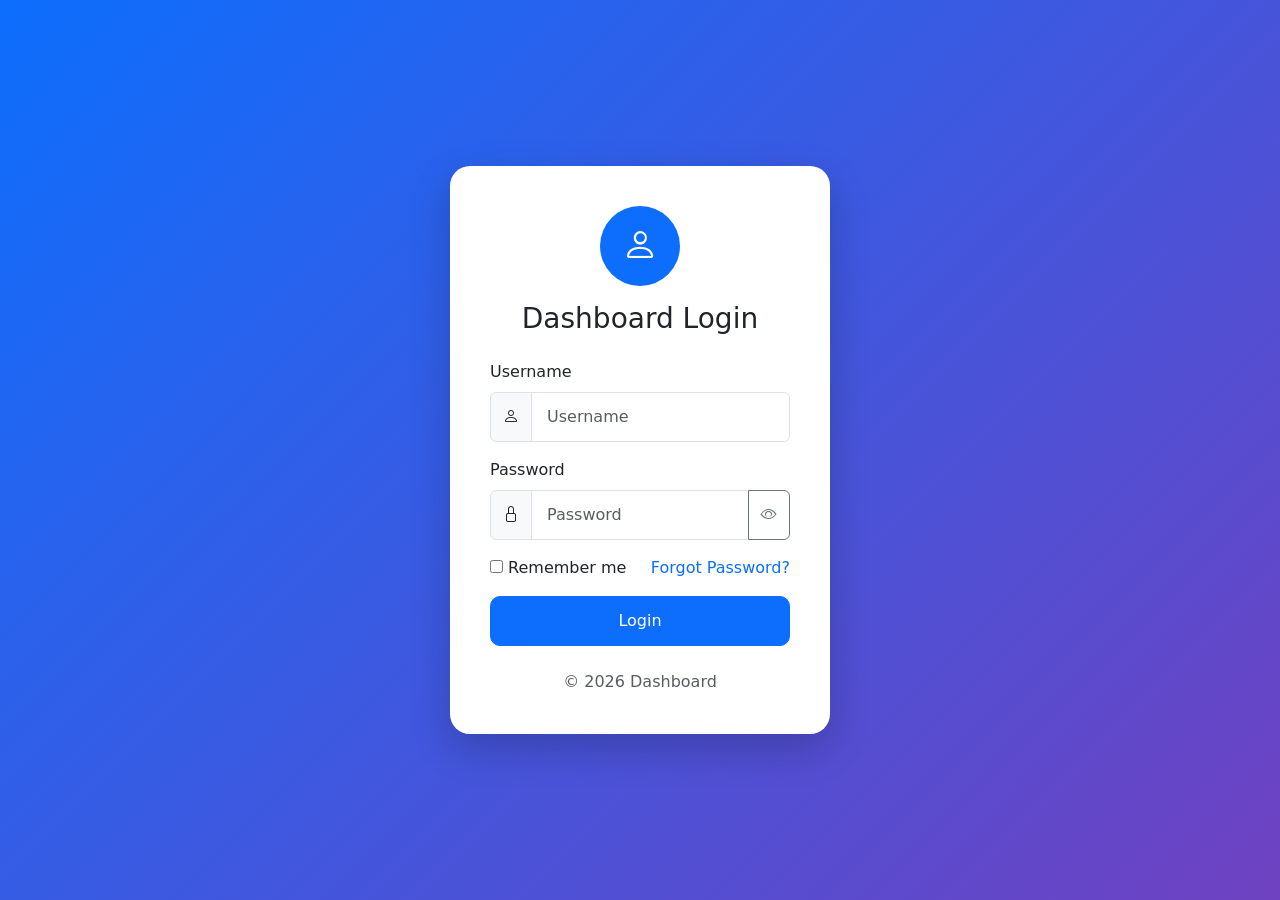
<file: peminjaman.html>
<!DOCTYPE html>
<html lang="id">
<head>
    <meta charset="UTF-8">
    <meta name="viewport" content="width=device-width, initial-scale=1.0">
    <title>Transaksi Peminjaman</title>

    <!-- Bootstrap-->
    <link href="https://cdn.jsdelivr.net/npm/bootstrap@5.3.3/dist/css/bootstrap.min.css" rel="stylesheet">
    <!-- Bootstrap Icons -->
    <link href="https://cdn.jsdelivr.net/npm/bootstrap-icons@1.11.3/font/bootstrap-icons.css" rel="stylesheet">

<!-- CSS Dashboard -->
<link rel="stylesheet" href="style-karyawan.css">

<style>
    .page-title {
        font-weight: 600;
        color: #212529;
    }

    .page-subtitle {
        color: #6c757d;
        font-size: 14px;
    }

    .card-master {
        border: none;
        border-radius: 15px;
        box-shadow: 0 4px 20px rgba(0, 0, 0, .08);
    }

    .card-master .card-header {
        background: #fff;
        border-bottom: 1px solid #eee;
        padding: 18px 20px;
        border-radius: 15px 15px 0 0;
    }

    .table thead th {
        background: #f8f9fa;
        color: #495057;
        font-size: 13px;
        font-weight: 600;
        vertical-align: middle;
        white-space: nowrap;
    }

    .table tbody td {
        font-size: 14px;
        vertical-align: middle;
    }

    .table-hover tbody tr:hover {
        background-color: #f8fbff;
    }

    .btn-action {
        width: 34px;
        height: 34px;
        display: inline-flex;
        align-items: center;
        justify-content: center;
        border-radius: 8px;
    }

    .badge-status {
        background: #fff3cd;
        color: #856404;
        font-weight: 500;
        padding: 6px 10px;
        border-radius: 20px;
    }

    .modal-content {
        border: none;
        border-radius: 15px;
        box-shadow: 0 10px 40px rgba(0,0,0,.15);
    }

    .modal-header {
        background: #0d6efd;
        color: #fff;
        border-radius: 15px 15px 0 0;
    }

    .modal-header .btn-close {
        filter: brightness(0) invert(1);
    }

    .form-control,
    .form-select {
        border-radius: 8px;
    }

    .form-control:focus,
    .form-select:focus {
        border-color: #0d6efd;
        box-shadow: 0 0 0 .2rem rgba(13,110,253,.15);
    }

    .empty-data {
        padding: 40px 10px !important;
        color: #6c757d;
    }

    .search-box {
        max-width: 280px;
    }

    @media (max-width: 768px) {
        .search-box {
            max-width: 100%;
            width: 100%;
        }

        .toolbar {
            flex-direction: column;
            align-items: stretch !important;
        }

        .toolbar .btn {
            width: 100%;
        }
    }
</style>

</head>

<body>
<!-- =========================
     NAVBAR
========================= -->
<nav class="navbar">
    <div class="container-fluid">
        <!-- Toggle -->
        <button class="toggle-btn btn btn-light d-flex align-items-center justify-content-center" id="toggleSidebar" type="button" title="Toggle Sidebar">
            <i class="bi bi-list"></i>
        </button>

        <!-- User -->
        <div class="dropdown ms-auto">

            <a href="#" class="d-flex align-items-center text-white text-decoration-none dropdown-toggle" data-bs-toggle="dropdown" aria-expanded="false">

                <img src="https://ui-avatars.com/api/?name=Administrator&background=0d6efd&color=fff"
                    width="38" height="38" class="rounded-circle border border-white me-2" id="avatarUser" alt="User">
                <div class="text-start">

                    <div id="namaUser" class="fw-semibold">
                        Administrator
                    </div>

                    <small id="levelUser">
                        Admin
                    </small>

                </div>

            </a>

            <ul class="dropdown-menu dropdown-menu-end shadow">

                <li>
                    <a class="dropdown-item" href="#">
                        <i class="bi bi-person me-2"></i>
                        Profil
                    </a>
                </li>

                <li>
                    <hr class="dropdown-divider">
                </li>

                <li>
                    <a class="dropdown-item text-danger"
                        href="#" id="logoutBtn">
                        <i class="bi bi-box-arrow-right me-2"></i>
                        Logout
                    </a>
                </li>

            </ul>

        </div>

    </div>
</nav>


<!-- =========================
     SIDEBAR
========================= -->

<aside class="sidebar" id="sidebar">

    <ul class="nav flex-column p-2">

        <!-- DASHBOARD -->
        <li class="nav-item">
            <a href="dashboard.html" class="nav-link" data-bs-toggle="tooltip" data-bs-placement="right" title="Dashboard">
                <i class="bi bi-speedometer2"></i>
                <span>Dashboard</span>
            </a>
        </li>

        <li class="nav-item mt-2">
            <small class="text-secondary px-3 menu-title">
                MASTER DATA
            </small>
        </li>
        <li class="nav-item menu-admin">
            <a href="master-karyawan.html" class="nav-link" data-bs-toggle="tooltip" data-bs-placement="right" title="Master Karyawan">
                <i class="bi bi-people"></i>
                <span>Karyawan</span>
            </a>
        </li>	

        <li class="nav-item menu-admin">
            <a href="master-user.html" class="nav-link" data-bs-toggle="tooltip" data-bs-placement="right" title="Master User">
                <i class="bi bi-person-gear"></i>
                <span>User</span>
            </a>
        </li>

	<li class="nav-item menu-admin">
            <a href="master-anggota.html" class="nav-link" data-bs-toggle="tooltip" data-bs-placement="right" title="Master Anggota">
                <i class="bi bi-person-gear"></i>
                <span>Anggota</span>
            </a>
        </li>

	<li class="nav-item menu-admin">
            <a href="master-buku.html" class="nav-link" data-bs-toggle="tooltip" data-bs-placement="right" title="Master Buku">
                <i class="bi bi-book"></i>
                <span>Buku</span>
            </a>
        </li>

	<li class="nav-item menu-admin">
            <a href="master-mandor.html" class="nav-link" data-bs-toggle="tooltip" data-bs-placement="right" title="Master Mandor">
                <i class="bi bi-people"></i>
                <span>Mandor</span>
            </a>
        </li>

	<li class="nav-item menu-admin">
            <a href="lokasi.html" class="nav-link" data-bs-toggle="tooltip" data-bs-placement="right" title="Master Lokasi">
                <i class="bi bi-geo-alt"></i>
                <span>Lokasi</span>
            </a>
        </li>

	<li class="nav-item menu-admin">
            <a href="aktivitas.html" class="nav-link" data-bs-toggle="tooltip" data-bs-placement="right" title="Master Aktivitas">
                <i class="bi bi-list-check"></i>
                <span>Aktivitas</span>
            </a>
        </li>

        <li class="nav-item mt-3">
            <small class="text-secondary px-3 menu-title">
                TRANSAKSI
            </small>
        </li>
        <li class="nav-item">
            <a href="peminjaman.html" class="nav-link" data-bs-toggle="tooltip" data-bs-placement="right" title="Data Peminjaman">
                <i class="bi bi-clipboard-data"></i>
                <span>Peminjaman</span>
            </a>
        </li>

	<li class="nav-item">
            <a href="pengembalian.html" class="nav-link" data-bs-toggle="tooltip" data-bs-placement="right" title="Data Pengembalian">
                <i class="bi bi-arrow-return-left"></i>
                <span>Pengembalian</span>
            </a>
        </li>

	<li class="nav-item mt-3">
            <small class="text-secondary px-3 menu-title">
                LAPORAN
            </small>
        </li>
        <li class="nav-item">
            <a href="#" class="nav-link" data-bs-toggle="tooltip" data-bs-placement="right" title="Lap Pinjam">
                <i class="bi bi-clipboard-data"></i>
                <span>Lap.Peminjaman</span>
            </a>
        </li>

	<li class="nav-item">
            <a href="#" class="nav-link" data-bs-toggle="tooltip" data-bs-placement="right" title="Lap Kembali">
                <i class="bi bi-arrow-return-left"></i>
                <span>Lap.Pengembalian</span>
            </a>
        </li>


    </ul>
</aside>

<!-- ========================= MAIN ========================= -->

<main class="main" id="main">

<div class="container-fluid">

    <div class="mb-4">

        <h4 class="page-title mb-1">
            Transaksi Peminjaman
        </h4>

        <div class="page-subtitle">
            Kelola data peminjaman buku perpustakaan.
        </div>

    </div>


    <!-- =========================
         CARD TABLE
    ========================= -->

    <div class="card card-master">

        <div class="card-header">

            <div class="toolbar d-flex justify-content-between align-items-center gap-3">

                <div class="input-group search-box">

                    <span class="input-group-text bg-white">
                        <i class="bi bi-search"></i>
                    </span>

                    <input
                        type="text"
                        class="form-control"
                        id="searchPeminjaman"
                        placeholder="Cari peminjaman..."
                    >

                </div>


                <button
                    type="button"
                    class="btn btn-primary"
                    id="btnTambahPeminjaman"
                    data-bs-toggle="modal"
                    data-bs-target="#modalPeminjaman"
                >

                    <i class="bi bi-plus-lg me-1"></i>

                    Tambah Peminjaman

                </button>

            </div>

        </div>


        <div class="card-body p-0">

            <div class="table-responsive">

                <table
                    class="table table-hover mb-0"
                    id="tabelPeminjaman"
                >

                    <thead>

                        <tr>

                            <th class="text-center">
                                No
                            </th>

                            <th>
                                No. Peminjaman
                            </th>

                            <th>
                                ID Anggota
                            </th>

                            <th>
                                NIS
                            </th>

                            <th>
                                Nama Siswa
                            </th>

                            <th>
                                Kode Buku
                            </th>

                            <th>
                                Judul Buku
                            </th>

                            <th>
                                Tgl Pinjam
                            </th>

                            <th>
                                Jatuh Tempo
                            </th>

                            <th class="text-center">
                                Status
                            </th>

                            <th class="text-center">
                                Aksi
                            </th>

                        </tr>

                    </thead>

                    <tbody id="tbodyPeminjaman">

                    </tbody>

                </table>

            </div>

        </div>

    </div>

</div>

</main>

<!-- ========================= MODAL PEMINJAMAN ========================= -->

<div class="modal fade" id="modalPeminjaman" tabindex="-1" aria-hidden="true" >

<div class="modal-dialog modal-dialog-centered modal-lg">

    <div class="modal-content">

        <div class="modal-header">

            <h5 class="modal-title">

                <i class="bi bi-journal-plus me-2"></i>

                <span id="modalTitle">
                    Tambah Peminjaman
                </span>

            </h5>

            <button
                type="button"
                class="btn-close"
                data-bs-dismiss="modal"
            ></button>

        </div>


        <form id="formPeminjaman">

            <div class="modal-body">

                <div class="row">

                    <!-- NO PEMINJAMAN -->

                    <div class="col-md-6 mb-3">

                        <label
                            class="form-label"
                            for="noPeminjaman"
                        >
                            No. Peminjaman
                        </label>

                        <input
                            type="text"
                            class="form-control"
                            id="noPeminjaman"
                            readonly
                        >

                    </div>


                    <!-- ANGGOTA -->

                    <div class="col-md-6 mb-3">

                        <label
                            class="form-label"
                            for="anggota"
                        >
                            Anggota
                        </label>

                        <select
                            class="form-select"
                            id="anggota"
                            required
                        >

                            <option value="">
                                -- Pilih Anggota --
                            </option>

                        </select>

                    </div>


                    <!-- NIS -->

                    <div class="col-md-6 mb-3">

                        <label
                            class="form-label"
                            for="nis"
                        >
                            NIS
                        </label>

                        <input
                            type="text"
                            class="form-control"
                            id="nis"
                            readonly
                        >

                    </div>


                    <!-- NAMA SISWA -->

                    <div class="col-md-6 mb-3">

                        <label
                            class="form-label"
                            for="namaSiswa"
                        >
                            Nama Siswa
                        </label>

                        <input
                            type="text"
                            class="form-control"
                            id="namaSiswa"
                            readonly
                        >

                    </div>


                    <!-- BUKU -->

                    <div class="col-md-12 mb-3">

                        <label
                            class="form-label"
                            for="buku"
                        >
                            Buku
                        </label>

                        <select
                            class="form-select"
                            id="buku"
                            required
                        >

                            <option value="">
                                -- Pilih Buku --
                            </option>

                        </select>

                    </div>


                    <!-- KODE BUKU -->

                    <div class="col-md-6 mb-3">

                        <label
                            class="form-label"
                            for="kodeBuku"
                        >
                            Kode Buku
                        </label>

                        <input
                            type="text"
                            class="form-control"
                            id="kodeBuku"
                            readonly
                        >

                    </div>


                    <!-- JUDUL BUKU -->

                    <div class="col-md-6 mb-3">

                        <label
                            class="form-label"
                            for="judulBuku"
                        >
                            Judul Buku
                        </label>

                        <input
                            type="text"
                            class="form-control"
                            id="judulBuku"
                            readonly
                        >

                    </div>


                    <!-- TANGGAL PINJAM -->

                    <div class="col-md-6 mb-3">

                        <label
                            class="form-label"
                            for="tanggalPinjam"
                        >
                            Tanggal Pinjam
                        </label>

                        <input
                            type="datetime-local"
                            class="form-control"
                            id="tanggalPinjam"
                            required
                        >

                    </div>


                    <!-- JATUH TEMPO -->

                    <div class="col-md-6 mb-3">

                        <label
                            class="form-label"
                            for="tanggalKembali"
                        >
                            Tanggal Jatuh Tempo
                        </label>

                        <input
                            type="datetime-local"
                            class="form-control"
                            id="tanggalKembali"
                            required
                        >

                    </div>

                </div>

            </div>


            <div class="modal-footer">

                <button
                    type="button"
                    class="btn btn-secondary"
                    data-bs-dismiss="modal"
                >
                    Batal
                </button>

                <button
                    type="submit"
                    class="btn btn-primary"
                >

                    <i class="bi bi-save me-1"></i>

                    Simpan

                </button>

            </div>

        </form>

    </div>

</div>

</div>

<!-- ========================= BOOTSTRAP JS ========================= -->
<script src="https://cdn.jsdelivr.net/npm/bootstrap@5.3.3/dist/js/bootstrap.bundle.min.js"></script>
<!-- DASHBOARD JS -->
<script>
/* =====================================================
   DASHBOARD
===================================================== */


/* =====================================================
   CEK LOGIN
===================================================== */

// Aktifkan bagian ini jika dashboard
// harus hanya bisa dibuka setelah login.


if (sessionStorage.getItem("login") !== "true") {

    window.location.href = "index.html";

}



/* =====================================================
   ELEMENT
===================================================== */

const sidebar = document.getElementById("sidebar");
const main = document.getElementById("main");
const toggle = document.getElementById("toggleSidebar");

const footer = document.getElementById("footer");

const namaUser = document.getElementById("namaUser");
const levelUser = document.getElementById("levelUser");

const logoutBtn = document.getElementById("logoutBtn");


/* =====================================================
   CEK ELEMENT
===================================================== */

if (!sidebar) {
    console.error("Element #sidebar tidak ditemukan.");
}

if (!main) {
    console.error("Element #main tidak ditemukan.");
}

if (!toggle) {
    console.error("Element #toggleSidebar tidak ditemukan.");
}


/* =====================================================
   USER LOGIN
===================================================== */

const nama =
    sessionStorage.getItem("nama") ||
    "Administrator";

const level =
    sessionStorage.getItem("level") ||
    "Admin";


/* =====================================================
   TAMPILKAN USER
===================================================== */

if (namaUser) {

    namaUser.textContent = nama;

}


if (levelUser) {

    levelUser.textContent = level;

}


/* =====================================================
   SIDEBAR
===================================================== */

function setSidebarState() {

    const status =
        localStorage.getItem("sidebar");


    if (status === "close") {

        sidebar.classList.add("collapsed");

        main.classList.add("expand");


        if (footer) {

            footer.classList.add("expand");

        }


    } else {

        sidebar.classList.remove("collapsed");

        main.classList.remove("expand");


        if (footer) {

            footer.classList.remove("expand");

        }

    }

}


/* =====================================================
   LOAD STATUS SIDEBAR
===================================================== */

if (sidebar && main) {

    setSidebarState();

}


/* =====================================================
   TOGGLE SIDEBAR
===================================================== */

if (toggle) {

    toggle.onclick = function () {

        sidebar.classList.toggle("collapsed");

        main.classList.toggle("expand");


        if (footer) {

            footer.classList.toggle("expand");

        }


        if (
            sidebar.classList.contains("collapsed")
        ) {

            localStorage.setItem(
                "sidebar",
                "close"
            );


        } else {

            localStorage.setItem(
                "sidebar",
                "open"
            );

        }

    };

}


/* =====================================================
   HAK AKSES
===================================================== */

if (level === "Operator") {

    document
        .querySelectorAll(".menu-admin")
        .forEach(function (menu) {

            menu.style.display = "none";

        });

}


/* =====================================================
   LOGOUT
===================================================== */

if (logoutBtn) {

    logoutBtn.addEventListener(
        "click",
        function (e) {

            e.preventDefault();


            sessionStorage.clear();


            window.location.href =
                "index.html";

        }
    );

}


/* =====================================================
   TOOLTIP
===================================================== */

const tooltipTriggerList =
    document.querySelectorAll(
        '[data-bs-toggle="tooltip"]'
    );


tooltipTriggerList.forEach(
    function (element) {

        new bootstrap.Tooltip(element);

    }
);

/* =====================================================
   DATA DASHBOARD
===================================================== */

const STORAGE_KARYAWAN = "karyawan";


function tampilkanDashboard() {

    /* =================================================
       CEK HALAMAN DASHBOARD
    ================================================= */

    const totalKaryawanEl =
        document.getElementById("totalKaryawan");

    const totalMandorEl =
        document.getElementById("totalMandor");

const totalBukuEl =
        document.getElementById("totalBuku");

    const rataKaryawanEl =
        document.getElementById("rataKaryawan");


    /*
       Jika elemen dashboard tidak ada,
       berarti halaman ini bukan dashboard.

       Jangan jalankan fungsi dashboard.
       Tetapi dashboard.js tetap bisa digunakan
       untuk fungsi sidebar dan toggle.
    */

    if (
        !totalKaryawanEl &&
        !totalMandorEl &&
	!totalBukuEl &&
        !rataKaryawanEl
    ) {

        console.log(
            "Bukan halaman dashboard. Data dashboard dilewati."
        );

        return;

    }


    /* =================================================
       DATA KARYAWAN
    ================================================= */

    const dataKaryawan =
        JSON.parse(
            localStorage.getItem(
                STORAGE_KARYAWAN
            )
        ) || [];


    const totalKaryawan =
        dataKaryawan.length;


    /* =================================================
       TOTAL KARYAWAN
    ================================================= */

    if (totalKaryawanEl) {

        totalKaryawanEl.textContent =
            totalKaryawan;

    }


    /* =================================================
       DATA MANDOR
    ================================================= */

    const dataMandor =
        JSON.parse(
            localStorage.getItem("mandor")
        ) || [];


    const totalMandor =
        dataMandor.length;


    /* =================================================
       TOTAL MANDOR
    ================================================= */

    if (totalMandorEl) {

        totalMandorEl.textContent =
            totalMandor;

    }

/* =================================================
       DATA BUKU
    ================================================= */

    const dataBuku =
        JSON.parse(
            localStorage.getItem("dataBuku")
        ) || [];


    const totalBuku =
        Array.isArray(dataBuku)
            ? dataBuku.length
            : 0;


    if (totalBukuEl) {

        totalBukuEl.textContent =
            totalBuku;

    }


    /* =================================================
       RATA-RATA KARYAWAN / MANDOR
    ================================================= */

    let rata = 0;


    if (totalMandor > 0) {

        rata =
            totalKaryawan /
            totalMandor;

    }


    if (rataKaryawanEl) {

        rataKaryawanEl.textContent =
            rata.toFixed(1);

    }

}


/* =====================================================
   ESCAPE HTML
===================================================== */

function escapeDashboard(text) {

    const div =
        document.createElement("div");

    div.textContent =
        text ?? "";

    return div.innerHTML;

}


/* =====================================================
   JALANKAN DASHBOARD
===================================================== */

tampilkanDashboard();

/* =====================================================
   SELESAI
===================================================== */

console.log(
    "Dashboard berhasil dimuat."
);
</script>

<!-- PEMINJAMAN JS -->
<script>
// ==========================================
// PEMINJAMAN.JS
// ==========================================


// ==========================================
// CEK LOGIN
// ==========================================

// Jika nanti ingin mengaktifkan proteksi login,
// buka komentar di bawah.

// if (sessionStorage.getItem("login") !== "true") {
//     window.location.href = "login.html";
// }


// ==========================================
// USER INFO
// ==========================================

const namaUserPeminjaman =
    document.getElementById("namaUser");

const levelUserPeminjaman =
    document.getElementById("levelUser");

const namaPeminjaman =
    sessionStorage.getItem("nama") || "Administrator";

const levelPeminjaman =
    sessionStorage.getItem("level") || "Admin";


if (namaUserPeminjaman) {
    namaUserPeminjaman.textContent = namaPeminjaman;
}

if (levelUserPeminjaman) {
    levelUserPeminjaman.textContent = levelPeminjaman;
}


// ==========================================
// LOGOUT
// ==========================================

logoutBtn.addEventListener(
    "click",
    function(e) {

        e.preventDefault();


        sessionStorage.clear();


        window.location.href =
            "index.html";

    }
);


// ==========================================
// SIDEBAR
// ==========================================

const sidebarPeminjaman =
    document.getElementById("sidebar");

const mainPeminjaman =
    document.getElementById("main");

const togglePeminjaman =
    document.getElementById("toggleSidebar");


if (
    sidebarPeminjaman &&
    mainPeminjaman
) {

    if (
        localStorage.getItem("sidebar") === "close"
    ) {

        sidebarPeminjaman.classList.add("collapsed");

        mainPeminjaman.classList.add("expand");

    }

}


if (togglePeminjaman) {

    togglePeminjaman.addEventListener(
        "click",
        function () {

            sidebarPeminjaman.classList.toggle(
                "collapsed"
            );

            mainPeminjaman.classList.toggle(
                "expand"
            );


            if (
                sidebarPeminjaman.classList.contains(
                    "collapsed"
                )
            ) {

                localStorage.setItem(
                    "sidebar",
                    "close"
                );

            } else {

                localStorage.setItem(
                    "sidebar",
                    "open"
                );

            }

        }
    );

}


// ==========================================
// TOOLTIP
// ==========================================

if (typeof bootstrap !== "undefined") {

    const tooltipTriggerList =
        document.querySelectorAll(
            '[data-bs-toggle="tooltip"]'
        );

    tooltipTriggerList.forEach(
        function (el) {

            new bootstrap.Tooltip(el);

        }
    );

}


// ==========================================
// ELEMENT PEMINJAMAN
// ==========================================

const formPeminjaman =
    document.getElementById("formPeminjaman");

const anggotaSelect =
    document.getElementById("anggota");

const bukuSelect =
    document.getElementById("buku");

const nisInput =
    document.getElementById("nis");

const namaSiswaInput =
    document.getElementById("namaSiswa");

const kodeBukuInput =
    document.getElementById("kodeBuku");

const judulBukuInput =
    document.getElementById("judulBuku");

const noPeminjamanInput =
    document.getElementById("noPeminjaman");

const tanggalPinjamInput =
    document.getElementById("tanggalPinjam");

const tanggalKembaliInput =
    document.getElementById("tanggalKembali");

const tbodyPeminjaman =
    document.getElementById("tbodyPeminjaman");

const searchPeminjaman =
    document.getElementById("searchPeminjaman");

const btnTambahPeminjaman =
    document.getElementById(
        "btnTambahPeminjaman"
    );

const modalPeminjamanElement =
    document.getElementById(
        "modalPeminjaman"
    );


// ==========================================
// MODAL
// ==========================================

let modalPeminjaman = null;

if (
    modalPeminjamanElement &&
    typeof bootstrap !== "undefined"
) {

    modalPeminjaman =
        new bootstrap.Modal(
            modalPeminjamanElement
        );

}


// ==========================================
// DATA ANGGOTA
// ==========================================

let dataAnggota = [];

try {

    dataAnggota =
        JSON.parse(
            localStorage.getItem("dataAnggota")
        ) || [];


    if (!Array.isArray(dataAnggota)) {
        dataAnggota = [];
    }

} catch (error) {

    console.error(
        "Data anggota rusak:",
        error
    );

    dataAnggota = [];

}


// ==========================================
// DATA BUKU
// ==========================================

let dataBuku = [];

try {

    dataBuku =
        JSON.parse(
            localStorage.getItem("dataBuku")
        ) || [];


    if (!Array.isArray(dataBuku)) {
        dataBuku = [];
    }

} catch (error) {

    console.error(
        "Data buku rusak:",
        error
    );

    dataBuku = [];

}


// ==========================================
// DATA PEMINJAMAN
// ==========================================

let dataPeminjaman = [];

try {

    dataPeminjaman =
        JSON.parse(
            localStorage.getItem(
                "dataPeminjaman"
            )
        ) || [];


    if (!Array.isArray(dataPeminjaman)) {
        dataPeminjaman = [];
    }

} catch (error) {

    console.error(
        "Data peminjaman rusak:",
        error
    );

    dataPeminjaman = [];

}


// ==========================================
// TAMPILKAN ANGGOTA
// ==========================================

function tampilkanAnggota() {

    if (!anggotaSelect) {
        return;
    }


    anggotaSelect.innerHTML = `
        <option value="">
            -- Pilih Anggota --
        </option>
    `;


    dataAnggota.forEach(
        function (anggota) {

            if (
                anggota.status &&
                anggota.status !== "Aktif"
            ) {
                return;
            }


            const option =
                document.createElement("option");


            option.value =
                anggota.idAnggota;


            option.textContent =
                `${anggota.idAnggota} - ${anggota.nis} - ${anggota.namaSiswa}`;


            anggotaSelect.appendChild(
                option
            );

        }
    );


    console.log(
        "Anggota berhasil ditampilkan:",
        dataAnggota.length
    );

}


// ==========================================
// TAMPILKAN BUKU
// ==========================================

function tampilkanBuku() {

    if (!bukuSelect) {
        return;
    }


    bukuSelect.innerHTML = `
        <option value="">
            -- Pilih Buku --
        </option>
    `;


    dataBuku.forEach(
        function (buku) {

            const stok =
                Number(buku.stok) || 0;


            // Buku dengan stok 0 tidak bisa dipinjam
            if (stok <= 0) {
                return;
            }


            const option =
                document.createElement("option");


            option.value =
                buku.kode;


            option.textContent =
                `${buku.kode} - ${buku.judul} (Stok: ${stok})`;


            bukuSelect.appendChild(
                option
            );

        }
    );


    console.log(
        "Buku berhasil ditampilkan:",
        dataBuku.length
    );

}


// ==========================================
// PILIH ANGGOTA
// ==========================================

if (anggotaSelect) {

    anggotaSelect.addEventListener(
        "change",
        function () {

            const idAnggota =
                this.value;


            const anggota =
                dataAnggota.find(
                    function (item) {

                        return (
                            item.idAnggota ===
                            idAnggota
                        );

                    }
                );


            if (!anggota) {

                nisInput.value = "";

                namaSiswaInput.value = "";

                return;

            }


            nisInput.value =
                anggota.nis || "";

            namaSiswaInput.value =
                anggota.namaSiswa || "";

        }
    );

}


// ==========================================
// PILIH BUKU
// ==========================================

if (bukuSelect) {

    bukuSelect.addEventListener(
        "change",
        function () {

            const kode =
                this.value;


            const buku =
                dataBuku.find(
                    function (item) {

                        return (
                            item.kode ===
                            kode
                        );

                    }
                );


            if (!buku) {

                kodeBukuInput.value = "";

                judulBukuInput.value = "";

                return;

            }


            kodeBukuInput.value =
                buku.kode || "";

            judulBukuInput.value =
                buku.judul || "";

        }
    );

}


// ==========================================
// NOMOR PEMINJAMAN OTOMATIS
// ==========================================

function generateNoPeminjaman() {

    const nomor =
        dataPeminjaman.length + 1;


    return (
        "PJM" +
        String(nomor).padStart(
            3,
            "0"
        )
    );

}


// ==========================================
// TANGGAL HARI INI
// ==========================================

function tanggalWaktuSekarang() {

    const sekarang = new Date();

    const tahun =        sekarang.getFullYear();

    const bulan =        String(            sekarang.getMonth() + 1        ).padStart(2, "0");

    const tanggal =        String(            sekarang.getDate()        ).padStart(2, "0");

    const jam =        String(            sekarang.getHours()        ).padStart(2, "0");

    const menit =        String(            sekarang.getMinutes()        ).padStart(2, "0");

    return (
        tahun +
        "-" +
        bulan +
        "-" +
        tanggal +
        "T" +
        jam +
        ":" +
        menit
    );
}

// ==========================================
// TOMBOL TAMBAH
// ==========================================

if (btnTambahPeminjaman) {

    btnTambahPeminjaman.addEventListener(
        "click",
        function () {

            if (formPeminjaman) {
                formPeminjaman.reset();
            }


            if (noPeminjamanInput) {

                noPeminjamanInput.value =
                    generateNoPeminjaman();

            }


            if (tanggalPinjamInput) {

                tanggalPinjamInput.value =
    		   tanggalWaktuSekarang();

            }


            if (nisInput) {
                nisInput.value = "";
            }

            if (namaSiswaInput) {
                namaSiswaInput.value = "";
            }

            if (kodeBukuInput) {
                kodeBukuInput.value = "";
            }

            if (judulBukuInput) {
                judulBukuInput.value = "";
            }

        }
    );

}


// ==========================================
// SIMPAN PEMINJAMAN
// ==========================================

if (formPeminjaman) {

    formPeminjaman.addEventListener(
        "submit",
        function (e) {

            e.preventDefault();


            const idAnggota =
                anggotaSelect.value;

            const kodeBuku =
                bukuSelect.value;


            if (!idAnggota) {

                alert(
                    "Silakan pilih anggota."
                );

                return;

            }


            if (!kodeBuku) {

                alert(
                    "Silakan pilih buku."
                );

                return;

            }


            const anggota =
                dataAnggota.find(
                    function (item) {

                        return (
                            item.idAnggota ===
                            idAnggota
                        );

                    }
                );


            const buku =
                dataBuku.find(
                    function (item) {

                        return (
                            item.kode ===
                            kodeBuku
                        );

                    }
                );


            if (!anggota) {

                alert(
                    "Data anggota tidak ditemukan."
                );

                return;

            }


            if (!buku) {

                alert(
                    "Data buku tidak ditemukan."
                );

                return;

            }


            const stok =
                Number(buku.stok) || 0;


            if (stok <= 0) {

                alert(
                    "Stok buku sudah habis."
                );

                return;

            }


            const peminjaman = {

    noPeminjaman:
        noPeminjamanInput.value,

    idAnggota:
        anggota.idAnggota,

    nis:
        anggota.nis,

    namaSiswa:
        anggota.namaSiswa,

    kodeBuku:
        buku.kode,

    judulBuku:
        buku.judul,

    tanggalPinjam:
        tanggalPinjamInput.value,

    tanggalJatuhTempo:
        tanggalKembaliInput.value,

    tanggalKembali:
        "",

    status:
        "Dipinjam"

};


            dataPeminjaman.push(
                peminjaman
            );


            // Kurangi stok buku
            buku.stok =
                stok - 1;


            localStorage.setItem(
                "dataPeminjaman",
                JSON.stringify(
                    dataPeminjaman
                )
            );


            localStorage.setItem(
                "dataBuku",
                JSON.stringify(
                    dataBuku
                )
            );


            tampilDataPeminjaman();


            tampilkanBuku();


            formPeminjaman.reset();


            if (modalPeminjaman) {
                modalPeminjaman.hide();
            }


            alert(
                "Peminjaman berhasil disimpan."
            );

        }
    );

}

function formatTanggalWaktu(nilai) {

    if (!nilai) {
        return "-";
    }

    const bagian =
        nilai.split("T");

    if (bagian.length !== 2) {
        return nilai;
    }

    const tanggal =
        bagian[0].split("-");

    const waktu =
        bagian[1];


    return (
        tanggal[2] +
        "-" +
        tanggal[1] +
        "-" +
        tanggal[0] +
        " " +
        waktu
    );
}

// ==========================================
// TAMPIL DATA PEMINJAMAN
// ==========================================

function tampilDataPeminjaman(
    data = dataPeminjaman
) {

    if (!tbodyPeminjaman) {
        return;
    }


    tbodyPeminjaman.innerHTML = "";


    if (data.length === 0) {

        tbodyPeminjaman.innerHTML = `
            <tr>
                <td
                    colspan="11"
                    class="text-center empty-data"
                >
                    <i class="bi bi-journal-x fs-3 d-block mb-2"></i>
                    Belum ada data peminjaman
                </td>
            </tr>
        `;

        return;

    }

//data.forEach(function (pinjam, index) {
    data.slice().reverse().forEach(function (pinjam, index) {
	    const indexAsli = dataPeminjaman.indexOf(pinjam);
            const status = pinjam.status || "Dipinjam";

            tbodyPeminjaman.innerHTML += `
                <tr>
                    <td class="text-center">
                        ${index + 1}
                    </td>

                    <td>
                        ${pinjam.noPeminjaman || "-"}
                    </td>

                    <td>
                        ${pinjam.idAnggota || "-"}
                    </td>

                    <td>
                        ${pinjam.nis || "-"}
                    </td>

                    <td>
                        <strong>
                            ${pinjam.namaSiswa || "-"}
                        </strong>
                    </td>

                    <td>
                        ${pinjam.kodeBuku || "-"}
                    </td>

                    <td>
                        ${pinjam.judulBuku || "-"}
                    </td>

                    <td>
                        ${formatTanggalWaktu(pinjam.tanggalPinjam)}
                    </td>

                    <td>
                        ${formatTanggalWaktu(pinjam.tanggalKembali)}
                    </td>

                    <td class="text-center">
                        <span class="badge-status">
                            ${status}
                        </span>
                    </td>

                    <td class="text-center">

                        <button type="button" class="btn btn-danger btn-sm btn-action"
                            //onclick="hapusPeminjaman(${dataPeminjaman.indexOf(pinjam)})"
			    onclick="hapusPeminjaman(${indexAsli})"
                            title="Hapus">
                            <i class="bi bi-trash"></i>
                        </button>
                    </td>
                </tr>  `; } );}


// ==========================================
// HAPUS PEMINJAMAN
// ==========================================

function hapusPeminjaman(index) {

    const peminjaman =
        dataPeminjaman[index];


    if (!peminjaman) {
        return;
    }


    const konfirmasi =
        confirm(
            `Hapus peminjaman "${peminjaman.noPeminjaman}"?`
        );


    if (!konfirmasi) {
        return;
    }


    // Kembalikan stok buku
    const buku =
        dataBuku.find(
            function (item) {

                return (
                    item.kode ===
                    peminjaman.kodeBuku
                );

            }
        );


    if (buku) {

        buku.stok =
            (Number(buku.stok) || 0) + 1;

    }


    dataPeminjaman.splice(
        index,
        1
    );


    localStorage.setItem(
        "dataPeminjaman",
        JSON.stringify(
            dataPeminjaman
        )
    );


    localStorage.setItem(
        "dataBuku",
        JSON.stringify(
            dataBuku
        )
    );


    tampilDataPeminjaman();

    tampilkanBuku();

}


// ==========================================
// SEARCH
// ==========================================

if (searchPeminjaman) {

    searchPeminjaman.addEventListener(
        "input",
        function () {

            const keyword =
                this.value
                    .toLowerCase()
                    .trim();


            const hasil =
                dataPeminjaman.filter(
                    function (pinjam) {

                        return (

                            String(
                                pinjam.noPeminjaman || ""
                            )
                            .toLowerCase()
                            .includes(keyword)

                            ||

                            String(
                                pinjam.idAnggota || ""
                            )
                            .toLowerCase()
                            .includes(keyword)

                            ||

                            String(
                                pinjam.nis || ""
                            )
                            .toLowerCase()
                            .includes(keyword)

                            ||

                            String(
                                pinjam.namaSiswa || ""
                            )
                            .toLowerCase()
                            .includes(keyword)

                            ||

                            String(
                                pinjam.kodeBuku || ""
                            )
                            .toLowerCase()
                            .includes(keyword)

                            ||

                            String(
                                pinjam.judulBuku || ""
                            )
                            .toLowerCase()
                            .includes(keyword)

                        );

                    }
                );


            tampilDataPeminjaman(
                hasil
            );

        }
    );

}


// ==========================================
// JALANKAN SAAT HALAMAN DIBUKA
// ==========================================

tampilkanAnggota();

tampilkanBuku();

tampilDataPeminjaman();


// ==========================================
// DEBUG
// ==========================================

console.log(
    "================================="
);

console.log(
    "PEMINJAMAN.JS BERHASIL DIMUAT"
);

console.log(
    "Data Anggota:",
    dataAnggota
);

console.log(
    "Jumlah Anggota:",
    dataAnggota.length
);

console.log(
    "Data Buku:",
    dataBuku
);

console.log(
    "Jumlah Buku:",
    dataBuku.length
);

console.log(
    "Jumlah Peminjaman:",
    dataPeminjaman.length
);

console.log(
    "================================="
);
</script>

</body> </html>
</file>
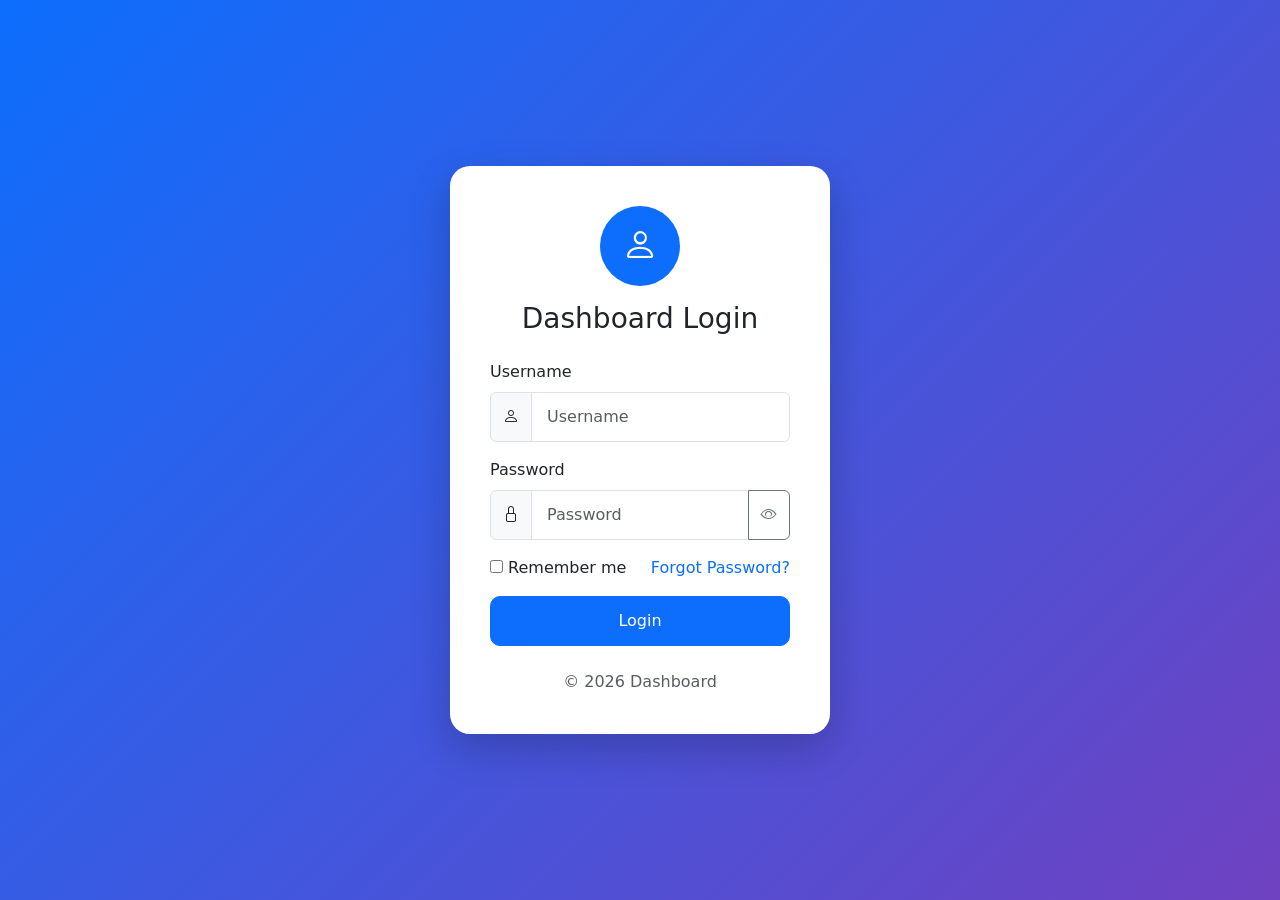
<file: pengembalian.html>
<!DOCTYPE html>
<html lang="id">
<head>
    <meta charset="UTF-8">
    <meta name="viewport" content="width=device-width, initial-scale=1.0">
    <title>Transaksi Pengembalian</title>

    <!-- Bootstrap-->
    <link href="https://cdn.jsdelivr.net/npm/bootstrap@5.3.3/dist/css/bootstrap.min.css" rel="stylesheet">
    <!-- Bootstrap Icons -->
    <link href="https://cdn.jsdelivr.net/npm/bootstrap-icons@1.11.3/font/bootstrap-icons.css" rel="stylesheet">

    <!-- CSS Dashboard -->
    <link rel="stylesheet" href="style-karyawan.css">

    <style>

        .page-title {
            font-weight: 600;
            color: #212529;
        }

        .page-subtitle {
            color: #6c757d;
            font-size: 14px;
        }

        .card-master {
            border: none;
            border-radius: 15px;
            box-shadow: 0 4px 20px rgba(0, 0, 0, .08);
        }

        .card-master .card-header {
            background: #fff;
            border-bottom: 1px solid #eee;
            padding: 18px 20px;
            border-radius: 15px 15px 0 0;
        }

        .table thead th {
            background: #f8f9fa;
            color: #495057;
            font-size: 13px;
            font-weight: 600;
            vertical-align: middle;
            white-space: nowrap;
        }

        .table tbody td {
            font-size: 14px;
            vertical-align: middle;
        }

        .table-hover tbody tr:hover {
            background-color: #f8fbff;
        }

        
.btn-action {
    min-width: 120px;
    height: 36px;
    padding: 6px 14px;
    display: inline-flex;
    align-items: center;
    justify-content: center;
    gap: 4px;
    border-radius: 8px;
    white-space: nowrap;
}

        .badge-dipinjam {
            background: #fff3cd;
            color: #856404;
            padding: 6px 10px;
            border-radius: 20px;
            font-weight: 500;
        }

        .badge-dikembalikan {
            background: #d1e7dd;
            color: #0f5132;
            padding: 6px 10px;
            border-radius: 20px;
            font-weight: 500;
        }

        .empty-data {
            padding: 40px 10px !important;
            color: #6c757d;
        }

        .search-box {
            max-width: 280px;
        }

        @media (max-width: 768px) {

            .search-box {
                max-width: 100%;
                width: 100%;
            }

        }

    </style>

</head>


<body>
<!-- =========================
     NAVBAR
========================= -->
<nav class="navbar">
    <div class="container-fluid">
        <!-- Toggle -->
        <button class="toggle-btn btn btn-light d-flex align-items-center justify-content-center" id="toggleSidebar" type="button" title="Toggle Sidebar">
            <i class="bi bi-list"></i>
        </button>

        <!-- User -->
        <div class="dropdown ms-auto">

            <a href="#" class="d-flex align-items-center text-white text-decoration-none dropdown-toggle" data-bs-toggle="dropdown" aria-expanded="false">

                <img src="https://ui-avatars.com/api/?name=Administrator&background=0d6efd&color=fff"
                    width="38" height="38" class="rounded-circle border border-white me-2" id="avatarUser" alt="User">
                <div class="text-start">

                    <div id="namaUser" class="fw-semibold">
                        Administrator
                    </div>

                    <small id="levelUser">
                        Admin
                    </small>

                </div>

            </a>

            <ul class="dropdown-menu dropdown-menu-end shadow">

                <li>
                    <a class="dropdown-item" href="#">
                        <i class="bi bi-person me-2"></i>
                        Profil
                    </a>
                </li>

                <li>
                    <hr class="dropdown-divider">
                </li>

                <li>
                    <a class="dropdown-item text-danger"
                        href="#" id="logoutBtn">
                        <i class="bi bi-box-arrow-right me-2"></i>
                        Logout
                    </a>
                </li>

            </ul>

        </div>

    </div>
</nav>



<!-- =========================
     SIDEBAR
========================= -->

<aside class="sidebar" id="sidebar">

    <ul class="nav flex-column p-2">

        <!-- DASHBOARD -->
        <li class="nav-item">
            <a href="dashboard.html" class="nav-link" data-bs-toggle="tooltip" data-bs-placement="right" title="Dashboard">
                <i class="bi bi-speedometer2"></i>
                <span>Dashboard</span>
            </a>
        </li>

        <li class="nav-item mt-2">
            <small class="text-secondary px-3 menu-title">
                MASTER DATA
            </small>
        </li>
        <li class="nav-item menu-admin">
            <a href="master-karyawan.html" class="nav-link" data-bs-toggle="tooltip" data-bs-placement="right" title="Master Karyawan">
                <i class="bi bi-people"></i>
                <span>Karyawan</span>
            </a>
        </li>	

        <li class="nav-item menu-admin">
            <a href="master-user.html" class="nav-link" data-bs-toggle="tooltip" data-bs-placement="right" title="Master User">
                <i class="bi bi-person-gear"></i>
                <span>User</span>
            </a>
        </li>

	<li class="nav-item menu-admin">
            <a href="master-anggota.html" class="nav-link" data-bs-toggle="tooltip" data-bs-placement="right" title="Master Anggota">
                <i class="bi bi-person-gear"></i>
                <span>Anggota</span>
            </a>
        </li>

	<li class="nav-item menu-admin">
            <a href="master-buku.html" class="nav-link" data-bs-toggle="tooltip" data-bs-placement="right" title="Master Buku">
                <i class="bi bi-book"></i>
                <span>Buku</span>
            </a>
        </li>

	<li class="nav-item menu-admin">
            <a href="master-mandor.html" class="nav-link" data-bs-toggle="tooltip" data-bs-placement="right" title="Master Mandor">
                <i class="bi bi-people"></i>
                <span>Mandor</span>
            </a>
        </li>

	<li class="nav-item menu-admin">
            <a href="lokasi.html" class="nav-link" data-bs-toggle="tooltip" data-bs-placement="right" title="Master Lokasi">
                <i class="bi bi-geo-alt"></i>
                <span>Lokasi</span>
            </a>
        </li>

	<li class="nav-item menu-admin">
            <a href="aktivitas.html" class="nav-link" data-bs-toggle="tooltip" data-bs-placement="right" title="Master Aktivitas">
                <i class="bi bi-list-check"></i>
                <span>Aktivitas</span>
            </a>
        </li>

        <li class="nav-item mt-3">
            <small class="text-secondary px-3 menu-title">
                TRANSAKSI
            </small>
        </li>
        <li class="nav-item">
            <a href="peminjaman.html" class="nav-link" data-bs-toggle="tooltip" data-bs-placement="right" title="Data Peminjaman">
                <i class="bi bi-clipboard-data"></i>
                <span>Peminjaman</span>
            </a>
        </li>

	<li class="nav-item">
            <a href="pengembalian.html" class="nav-link" data-bs-toggle="tooltip" data-bs-placement="right" title="Data Pengembalian">
                <i class="bi bi-arrow-return-left"></i>
                <span>Pengembalian</span>
            </a>
        </li>

	<li class="nav-item mt-3">
            <small class="text-secondary px-3 menu-title">
                LAPORAN
            </small>
        </li>
        <li class="nav-item">
            <a href="#" class="nav-link" data-bs-toggle="tooltip" data-bs-placement="right" title="Lap Pinjam">
                <i class="bi bi-clipboard-data"></i>
                <span>Lap.Peminjaman</span>
            </a>
        </li>

	<li class="nav-item">
            <a href="#" class="nav-link" data-bs-toggle="tooltip" data-bs-placement="right" title="Lap Kembali">
                <i class="bi bi-arrow-return-left"></i>
                <span>Lap.Pengembalian</span>
            </a>
        </li>


    </ul>
</aside>



<!-- =====================================================
     MAIN
===================================================== -->

<main class="main" id="main">

    <div class="container-fluid">


        <div class="mb-4">

            <h4 class="page-title mb-1">

                Transaksi Pengembalian

            </h4>


            <div class="page-subtitle">

                Kelola data pengembalian buku perpustakaan.

            </div>

        </div>



        <!-- =================================================
             TABLE
        ================================================= -->

        <div class="card card-master">


            <div class="card-header">

                <div class="d-flex justify-content-between align-items-center">

                    <div class="input-group search-box">

                        <span class="input-group-text bg-white">

                            <i class="bi bi-search"></i>

                        </span>


                        <input
                            type="text"
                            class="form-control"
                            id="searchPengembalian"
                            placeholder="Cari pengembalian..."
                        >

                    </div>

                </div>

            </div>



            <div class="card-body p-0">

                <div class="table-responsive">

                    <table class="table table-hover mb-0">

                        <thead>
                            <tr>
                                <th class="text-center">                                    No                                </th>
                                <th>                                    No. Peminjaman                                </th>
                                <th>                                    ID Anggota                                </th>
                                <th>                                    NIS                                </th>
                                <th>                                    Nama Siswa                                </th>
                                <th>                                    Kode Buku                                </th>
                                <th>                                    Judul Buku                                </th>
                                <th>                                    Tgl Pinjam                                </th>
                                <th>                                    Jatuh Tempo                                </th>
                                <th>                                    Tgl Kembali                                </th>
                                <th class="text-center">                                    Status                                </th>
                                <th class="text-center">                                    Aksi                                </th>
                            </tr>
                        </thead>

                        <tbody id="tbodyPengembalian">
                        </tbody>
                    </table>

                </div>

            </div>

        </div>

    </div>

</main>



<!-- =====================================================
     BOOTSTRAP
===================================================== -->

<script src="https://cdn.jsdelivr.net/npm/bootstrap@5.3.3/dist/js/bootstrap.bundle.min.js"></script>
<!-- DASHBOARD -->
<script>
/* =====================================================
   DASHBOARD
===================================================== */


/* =====================================================
   CEK LOGIN
===================================================== */

// Aktifkan bagian ini jika dashboard
// harus hanya bisa dibuka setelah login.


if (sessionStorage.getItem("login") !== "true") {

    window.location.href = "index.html";

}



/* =====================================================
   ELEMENT
===================================================== */

const sidebar = document.getElementById("sidebar");
const main = document.getElementById("main");
const toggle = document.getElementById("toggleSidebar");

const footer = document.getElementById("footer");

const namaUser = document.getElementById("namaUser");
const levelUser = document.getElementById("levelUser");

const logoutBtn = document.getElementById("logoutBtn");


/* =====================================================
   CEK ELEMENT
===================================================== */

if (!sidebar) {
    console.error("Element #sidebar tidak ditemukan.");
}

if (!main) {
    console.error("Element #main tidak ditemukan.");
}

if (!toggle) {
    console.error("Element #toggleSidebar tidak ditemukan.");
}


/* =====================================================
   USER LOGIN
===================================================== */

const nama =
    sessionStorage.getItem("nama") ||
    "Administrator";

const level =
    sessionStorage.getItem("level") ||
    "Admin";


/* =====================================================
   TAMPILKAN USER
===================================================== */

if (namaUser) {

    namaUser.textContent = nama;

}


if (levelUser) {

    levelUser.textContent = level;

}


/* =====================================================
   SIDEBAR
===================================================== */

function setSidebarState() {

    const status =
        localStorage.getItem("sidebar");


    if (status === "close") {

        sidebar.classList.add("collapsed");

        main.classList.add("expand");


        if (footer) {

            footer.classList.add("expand");

        }


    } else {

        sidebar.classList.remove("collapsed");

        main.classList.remove("expand");


        if (footer) {

            footer.classList.remove("expand");

        }

    }

}


/* =====================================================
   LOAD STATUS SIDEBAR
===================================================== */

if (sidebar && main) {

    setSidebarState();

}


/* =====================================================
   TOGGLE SIDEBAR
===================================================== */

if (toggle) {

    toggle.onclick = function () {

        sidebar.classList.toggle("collapsed");

        main.classList.toggle("expand");


        if (footer) {

            footer.classList.toggle("expand");

        }


        if (
            sidebar.classList.contains("collapsed")
        ) {

            localStorage.setItem(
                "sidebar",
                "close"
            );


        } else {

            localStorage.setItem(
                "sidebar",
                "open"
            );

        }

    };

}


/* =====================================================
   HAK AKSES
===================================================== */

if (level === "Operator") {

    document
        .querySelectorAll(".menu-admin")
        .forEach(function (menu) {

            menu.style.display = "none";

        });

}


/* =====================================================
   LOGOUT
===================================================== */


  logoutBtn.addEventListener(
    "click",
    function(e) {

        e.preventDefault();


        sessionStorage.clear();


        window.location.href =
            "index.html";

    }
);


/* =====================================================
   TOOLTIP
===================================================== */

const tooltipTriggerList =
    document.querySelectorAll(
        '[data-bs-toggle="tooltip"]'
    );


tooltipTriggerList.forEach(
    function (element) {

        new bootstrap.Tooltip(element);

    }
);

/* =====================================================
   DATA DASHBOARD
===================================================== */

const STORAGE_KARYAWAN = "karyawan";


function tampilkanDashboard() {

    /* =================================================
       CEK HALAMAN DASHBOARD
    ================================================= */

    const totalKaryawanEl =
        document.getElementById("totalKaryawan");

    const totalMandorEl =
        document.getElementById("totalMandor");

const totalBukuEl =
        document.getElementById("totalBuku");

    const rataKaryawanEl =
        document.getElementById("rataKaryawan");


    /*
       Jika elemen dashboard tidak ada,
       berarti halaman ini bukan dashboard.

       Jangan jalankan fungsi dashboard.
       Tetapi dashboard.js tetap bisa digunakan
       untuk fungsi sidebar dan toggle.
    */

    if (
        !totalKaryawanEl &&
        !totalMandorEl &&
	!totalBukuEl &&
        !rataKaryawanEl
    ) {

        console.log(
            "Bukan halaman dashboard. Data dashboard dilewati."
        );

        return;

    }


    /* =================================================
       DATA KARYAWAN
    ================================================= */

    const dataKaryawan =
        JSON.parse(
            localStorage.getItem(
                STORAGE_KARYAWAN
            )
        ) || [];


    const totalKaryawan =
        dataKaryawan.length;


    /* =================================================
       TOTAL KARYAWAN
    ================================================= */

    if (totalKaryawanEl) {

        totalKaryawanEl.textContent =
            totalKaryawan;

    }


    /* =================================================
       DATA MANDOR
    ================================================= */

    const dataMandor =
        JSON.parse(
            localStorage.getItem("mandor")
        ) || [];


    const totalMandor =
        dataMandor.length;


    /* =================================================
       TOTAL MANDOR
    ================================================= */

    if (totalMandorEl) {

        totalMandorEl.textContent =
            totalMandor;

    }

/* =================================================
       DATA BUKU
    ================================================= */

    const dataBuku =
        JSON.parse(
            localStorage.getItem("dataBuku")
        ) || [];


    const totalBuku =
        Array.isArray(dataBuku)
            ? dataBuku.length
            : 0;


    if (totalBukuEl) {

        totalBukuEl.textContent =
            totalBuku;

    }


    /* =================================================
       RATA-RATA KARYAWAN / MANDOR
    ================================================= */

    let rata = 0;


    if (totalMandor > 0) {

        rata =
            totalKaryawan /
            totalMandor;

    }


    if (rataKaryawanEl) {

        rataKaryawanEl.textContent =
            rata.toFixed(1);

    }

}


/* =====================================================
   ESCAPE HTML
===================================================== */

function escapeDashboard(text) {

    const div =
        document.createElement("div");

    div.textContent =
        text ?? "";

    return div.innerHTML;

}


/* =====================================================
   JALANKAN DASHBOARD
===================================================== */

tampilkanDashboard();

/* =====================================================
   SELESAI
===================================================== */

console.log(
    "Dashboard berhasil dimuat."
);
</script>

<!-- PENGEMBALIAN -->
<script>
// ==========================================
// PENGEMBALIAN.JS
// ==========================================


// ==========================================
// USER INFO
// ==========================================

const namaUserPengembalian =
    document.getElementById("namaUser");

const levelUserPengembalian =
    document.getElementById("levelUser");

if (namaUserPengembalian) {
    namaUserPengembalian.textContent =
        sessionStorage.getItem("nama") || "Administrator";
}

if (levelUserPengembalian) {
    levelUserPengembalian.textContent =
        sessionStorage.getItem("level") || "Admin";
}


// ==========================================
// SIDEBAR
// ==========================================

const sidebarPengembalian =
    document.getElementById("sidebar");

const mainPengembalian =
    document.getElementById("main");

const togglePengembalian =
    document.getElementById("toggleSidebar");


if (
    sidebarPengembalian &&
    mainPengembalian
) {

    if (
        localStorage.getItem("sidebar") === "close"
    ) {

        sidebarPengembalian.classList.add("collapsed");

        mainPengembalian.classList.add("expand");

    }

}


if (togglePengembalian) {

    togglePengembalian.addEventListener(
        "click",
        function () {

            sidebarPengembalian.classList.toggle(
                "collapsed"
            );

            mainPengembalian.classList.toggle(
                "expand"
            );


            if (
                sidebarPengembalian.classList.contains(
                    "collapsed"
                )
            ) {

                localStorage.setItem(
                    "sidebar",
                    "close"
                );

            } else {

                localStorage.setItem(
                    "sidebar",
                    "open"
                );

            }

        }
    );

}


// ==========================================
// TOOLTIP
// ==========================================

if (typeof bootstrap !== "undefined") {

    const tooltipTriggerList =
        document.querySelectorAll(
            '[data-bs-toggle="tooltip"]'
        );

    tooltipTriggerList.forEach(
        function (el) {

            new bootstrap.Tooltip(el);

        }
    );

}


// ==========================================
// ELEMENT
// ==========================================

const tbodyPengembalian =
    document.getElementById(
        "tbodyPengembalian"
    );

const searchPengembalian =
    document.getElementById(
        "searchPengembalian"
    );


// ==========================================
// DATA PEMINJAMAN
// ==========================================

let dataPeminjaman = [];

try {

    dataPeminjaman =
        JSON.parse(
            localStorage.getItem(
                "dataPeminjaman"
            )
        ) || [];


    if (!Array.isArray(dataPeminjaman)) {
        dataPeminjaman = [];
    }

} catch (error) {

    console.error(
        "Data peminjaman rusak:",
        error
    );

    dataPeminjaman = [];

}


// ==========================================
// DATA BUKU
// ==========================================

let dataBuku = [];

try {

    dataBuku =
        JSON.parse(
            localStorage.getItem(
                "dataBuku"
            )
        ) || [];


    if (!Array.isArray(dataBuku)) {
        dataBuku = [];
    }

} catch (error) {

    console.error(
        "Data buku rusak:",
        error
    );

    dataBuku = [];

}


// ==========================================
// TANGGAL HARI INI
// ==========================================

function tanggalHariIni() {

    const sekarang = new Date();

    const tahun =
        sekarang.getFullYear();

    const bulan =
        String(
            sekarang.getMonth() + 1
        ).padStart(2, "0");

    const tanggal =
        String(
            sekarang.getDate()
        ).padStart(2, "0");


    return (
        tahun +
        "-" +
        bulan +
        "-" +
        tanggal
    );

}


// ==========================================
// FORMAT TANGGAL
// ==========================================

function formatTanggal(tanggal) {

    if (!tanggal) {
        return "-";
    }


    const bagian =
        String(tanggal).split("-");


    if (bagian.length !== 3) {
        return tanggal;
    }


    return (
        bagian[2] +
        "-" +
        bagian[1] +
        "-" +
        bagian[0]
    );

}


// ==========================================
// TAMPIL DATA PENGEMBALIAN
// ==========================================

function tampilDataPengembalian(
    data = dataPeminjaman
) {

    if (!tbodyPengembalian) {

        console.error(
            "tbodyPengembalian tidak ditemukan!"
        );

        return;

    }


    tbodyPengembalian.innerHTML = "";


    // ======================================
    // JIKA DATA KOSONG
    // ======================================

    if (
        !Array.isArray(data) ||
        data.length === 0
    ) {

        tbodyPengembalian.innerHTML = `
            <tr>
                <td
                    colspan="12"
                    class="text-center empty-data"
                >
                    <i class="bi bi-journal-x fs-3 d-block mb-2"></i>

                    Belum ada data peminjaman
                </td>
            </tr>
        `;

        return;

    }


    // ======================================
    // TAMPIL SEMUA DATA
    // ======================================

    //data.forEach(        function (pinjam) {
data.slice().reverse().forEach(    function (pinjam, index) {

            const indexAsli =                dataPeminjaman.indexOf(                    pinjam                );

            const status =                pinjam.status ||                "Dipinjam";


// ==========================================
// KOLOM TGL KEMBALI
// ==========================================

let kolomTanggalKembali = "-";

if (status === "Dikembalikan") {

    kolomTanggalKembali =
        formatTanggal(
            pinjam.tanggalDikembalikan
        );

}


// ==========================================
// KOLOM AKSI
// ==========================================

let kolomAksi = "";

if (status === "Dipinjam") {

    kolomAksi = `
        <button
            type="button"
            class="btn btn-success btn-sm btn-action"
            onclick="kembalikanBuku(${indexAsli})"
            title="Kembalikan Buku"
        >
            <i class="bi bi-arrow-return-left me-1"></i>
            Kembalikan
        </button>
    `;

}


            // ==================================
            // KOLOM STATUS
            // ==================================

            let kolomStatus = "";


            if (
                status === "Dikembalikan"
            ) {

                kolomStatus = `
                    <span class="badge-dikembalikan">
                        Dikembalikan
                    </span>
                `;

            } else {

                kolomStatus = `
                    <span class="badge-dipinjam">
                        Dipinjam
                    </span>
                `;

            }


            // ==================================
            // BARIS TABEL
            // ==================================

            tbodyPengembalian.innerHTML += `

                <tr>

                    <!-- NO -->

                    <td class="text-center">
                        ${index + 1}
                    </td>


                    <!-- NO PEMINJAMAN -->

                    <td>
                        ${pinjam.noPeminjaman || "-"}
                    </td>


                    <!-- ID ANGGOTA -->

                    <td>
                        ${pinjam.idAnggota || "-"}
                    </td>


                    <!-- NIS -->

                    <td>
                        ${pinjam.nis || "-"}
                    </td>


                    <!-- NAMA SISWA -->

                    <td>
                        <strong>
                            ${pinjam.namaSiswa || "-"}
                        </strong>
                    </td>


                    <!-- KODE BUKU -->

                    <td>
                        ${pinjam.kodeBuku || "-"}
                    </td>


                    <!-- JUDUL BUKU -->

                    <td>
                        ${pinjam.judulBuku || "-"}
                    </td>


                    <!-- TGL PINJAM -->

                    <td>
                        ${formatTanggal(
                            pinjam.tanggalPinjam
                        )}
                    </td>


                    <!-- JATUH TEMPO -->

                    <td>
                        ${formatTanggal(
                            pinjam.tanggalKembali
                        )}
                    </td>


                    <!-- TGL KEMBALI -->

                    <td class="text-center">

                        ${kolomTanggalKembali}

                    </td>


                    <!-- STATUS -->

                    <td class="text-center">

                        ${kolomStatus}

                    </td>


                    <!-- AKSI -->

                    <td class="text-center">
			${kolomAksi}
                    </td>

                </tr>

            `;

        }
    );

}


// ==========================================
// PROSES KEMBALIKAN BUKU
// ==========================================

function kembalikanBuku(index) {

    const peminjaman =
        dataPeminjaman[index];


    if (!peminjaman) {

        alert(
            "Data peminjaman tidak ditemukan."
        );

        return;

    }


    // ======================================
    // CEK SUDAH DIKEMBALIKAN
    // ======================================

    if (
        peminjaman.status ===
        "Dikembalikan"
    ) {

        alert(
            "Buku ini sudah dikembalikan."
        );

        return;

    }


    // ======================================
    // KONFIRMASI
    // ======================================

    const konfirmasi =
        confirm(
            `Kembalikan buku "${peminjaman.judulBuku}" atas nama "${peminjaman.namaSiswa}"?`
        );


    if (!konfirmasi) {
        return;
    }


    // ======================================
    // CARI BUKU
    // ======================================

    const buku =
        dataBuku.find(
            function (item) {

                return (
                    item.kode ===
                    peminjaman.kodeBuku
                );

            }
        );


    // ======================================
    // TAMBAH STOK
    // ======================================

    if (buku) {

        buku.stok =
            (Number(buku.stok) || 0) + 1;

    }


    // ======================================
    // UPDATE STATUS
    // ======================================

    peminjaman.status =
        "Dikembalikan";


    // ======================================
    // ISI TANGGAL KEMBALI SEBENARNYA
    // ======================================

    peminjaman.tanggalDikembalikan =
        tanggalHariIni();


    // ======================================
    // SIMPAN PEMINJAMAN
    // ======================================

    localStorage.setItem(
        "dataPeminjaman",
        JSON.stringify(
            dataPeminjaman
        )
    );


    // ======================================
    // SIMPAN BUKU
    // ======================================

    localStorage.setItem(
        "dataBuku",
        JSON.stringify(
            dataBuku
        )
    );


    // ======================================
    // TAMPIL ULANG
    // ======================================

    tampilDataPengembalian();


    alert(
        "Buku berhasil dikembalikan."
    );

}


// ==========================================
// SEARCH
// ==========================================

if (searchPengembalian) {

    searchPengembalian.addEventListener(
        "input",
        function () {

            const keyword =
                this.value
                    .toLowerCase()
                    .trim();


            const hasil =
                dataPeminjaman.filter(
                    function (pinjam) {

                        return (

                            String(
                                pinjam.noPeminjaman || ""
                            )
                            .toLowerCase()
                            .includes(keyword)

                            ||

                            String(
                                pinjam.idAnggota || ""
                            )
                            .toLowerCase()
                            .includes(keyword)

                            ||

                            String(
                                pinjam.nis || ""
                            )
                            .toLowerCase()
                            .includes(keyword)

                            ||

                            String(
                                pinjam.namaSiswa || ""
                            )
                            .toLowerCase()
                            .includes(keyword)

                            ||

                            String(
                                pinjam.kodeBuku || ""
                            )
                            .toLowerCase()
                            .includes(keyword)

                            ||

                            String(
                                pinjam.judulBuku || ""
                            )
                            .toLowerCase()
                            .includes(keyword)

                            ||

                            String(
                                pinjam.status || ""
                            )
                            .toLowerCase()
                            .includes(keyword)

                        );

                    }
                );


            tampilDataPengembalian(
                hasil
            );

        }
    );

}


// ==========================================
// TAMPIL SAAT HALAMAN DIBUKA
// ==========================================

tampilDataPengembalian();


// ==========================================
// DEBUG
// ==========================================

console.log(
    "================================="
);

console.log(
    "PENGEMBALIAN.JS BERHASIL DIMUAT"
);

console.log(
    "Data Peminjaman:",
    dataPeminjaman
);

console.log(
    "Jumlah Peminjaman:",
    dataPeminjaman.length
);

console.log(
    "Data Buku:",
    dataBuku
);

console.log(
    "Jumlah Buku:",
    dataBuku.length
);

console.log(
    "================================="
);
</script>


</body>

</html>
</file>
<file: style-karyawan.css>
* {
    margin: 0;
    padding: 0;
    box-sizing: border-box;
}

body {
    font-family: Arial, Helvetica, sans-serif;
    background: #f5f7fb;
    color: #212529;
    overflow-x: hidden;
}


/* =====================================================
   NAVBAR
===================================================== */

.navbar {
    height: 60px;
    background: #0d6efd;

    position: fixed;
    top: 0;
    left: 0;
    right: 0;

    z-index: 1000;

    padding: 0 15px;

    box-shadow: 0 2px 8px rgba(0, 0, 0, .12);
}


/* =====================================================
   TOGGLE BUTTON
===================================================== */

.toggle-btn {
    width: 36px;
    height: 36px;

    border: none;
    background: transparent;

    color: #fff;

    display: flex;
    align-items: center;
    justify-content: center;

    border-radius: 6px;

    transition: .3s;

    padding: 0;
}

.toggle-btn i {
    font-size: 22px;
    color: #fff;
}

.toggle-btn:hover {
    background: rgba(255, 255, 255, .15);
    color: #fff;
}

.toggle-btn:hover i {
    color: #fff;
}


/* =====================================================
   USER NAVBAR
===================================================== */

.navbar .dropdown-toggle::after {
    margin-left: 8px;
}

.navbar .dropdown-menu {
    margin-top: 8px;
    border: none;
    border-radius: 10px;
}

.navbar .dropdown-item {
    font-size: 14px;
    padding: 9px 15px;
}

.navbar .dropdown-item:hover {
    background: #f1f5f9;
}


/* =====================================================
   SIDEBAR
===================================================== */

.sidebar {
    position: fixed;

    top: 60px;
    left: 0;

    width: 250px;
    height: calc(100vh - 60px);

    background: #212529;

    overflow-x: hidden;
    overflow-y: auto;

    transition: .3s;

    z-index: 999;

    padding-top: 10px;
}


/* =====================================================
   SIDEBAR COLLAPSED
===================================================== */

.sidebar.collapsed {
    width: 70px;
}


/* =====================================================
   SIDEBAR SCROLLBAR
===================================================== */

.sidebar::-webkit-scrollbar {
    width: 5px;
}

.sidebar::-webkit-scrollbar-track {
    background: #212529;
}

.sidebar::-webkit-scrollbar-thumb {
    background: #495057;
    border-radius: 10px;
}


/* =====================================================
   SIDEBAR MENU
===================================================== */

.sidebar .nav {
    width: 100%;
}

.sidebar .nav-item {
    width: 100%;
}

.sidebar .nav-link {

    color: #fff;

    padding: 12px 15px;

    margin: 4px 8px;

    border-radius: 8px;

    display: flex;

    align-items: center;

    gap: 12px;

    white-space: nowrap;

    transition: .3s;
}


.sidebar .nav-link:hover {
    background: #0d6efd;
}
.sidebar .nav-link.active {
    background: #0d6efd;
}


/* ICON */

.sidebar .nav-link i {
    min-width: 28px;

    text-align: center;

    font-size: 18px;
}


/* TEXT */

.sidebar .nav-link span {
    transition: .2s;
}

/* COLLAPSED */

.sidebar.collapsed .nav-link {

    justify-content: center;

    padding-left: 0;
    padding-right: 0;
}


.sidebar.collapsed .nav-link span {

    display: none;
}


.sidebar.collapsed .menu-title {

    display: none;
}
/* =====================================================
   SIDEBAR TEXT
===================================================== */

.sidebar .nav-link span {
    transition: .2s;
}

.sidebar.collapsed .nav-link span {
    opacity: 0;
    visibility: hidden;
}


/* =====================================================
   SIDEBAR MENU TITLE
===================================================== */

.menu-title {
    display: block;

    font-size: 10px;

    letter-spacing: 1px;

    white-space: nowrap;

    margin: 10px 0 5px 15px;

    transition: .2s;
}

.sidebar.collapsed .menu-title {
    opacity: 0;
    visibility: hidden;
}


/* =====================================================
   SIDEBAR COLLAPSED MENU
===================================================== */

.sidebar.collapsed .nav-link {

    justify-content: center;

    padding-left: 0;
    padding-right: 0;

    margin-left: 8px;
    margin-right: 8px;
}

.sidebar.collapsed .nav-link i {
    min-width: auto;
}


/* =====================================================
   MAIN
===================================================== */

.main {

    margin-top: 60px;

    margin-left: 250px;

    padding: 25px;

    min-height: calc(100vh - 60px);

    transition: .3s;
}


/* =====================================================
   MAIN EXPAND
===================================================== */

.main.expand {
    margin-left: 70px;
}


/* =====================================================
   PAGE TITLE
===================================================== */

.page-title {

    font-size: 22px;

    font-weight: 600;

    color: #212529;
}

.page-subtitle {

    font-size: 14px;

    color: #6c757d;
}


/* =====================================================
   MASTER CARD
===================================================== */

.card-master {

    border: none;

    border-radius: 14px;

    background: #fff;

    box-shadow:
        0 4px 20px rgba(0, 0, 0, .07);

    overflow: hidden;
}


/* =====================================================
   CARD HEADER
===================================================== */

.card-master .card-header {

    background: #fff;

    border-bottom: 1px solid #eee;

    padding: 18px 20px;
}


/* =====================================================
   TOOLBAR
===================================================== */

.toolbar {

    display: flex;

    align-items: center;

    justify-content: space-between;

    gap: 15px;
}


/* =====================================================
   SEARCH
===================================================== */

.search-box {

    width: 280px;
    max-width: 100%;
}

.search-box .input-group-text {

    border-color: #dee2e6;

    color: #6c757d;
}

.search-box .form-control {

    border-left: none;
}


/* =====================================================
   TABLE
===================================================== */

.table {

    margin-bottom: 0;
}

.table thead th {

    background: #f8f9fa;

    color: #495057;

    font-size: 13px;

    font-weight: 600;

    padding: 13px 15px;

    border-bottom: 1px solid #dee2e6;

    white-space: nowrap;
}

.table tbody td {

    font-size: 14px;

    padding: 13px 15px;

    vertical-align: middle;

    color: #343a40;
}

.table-hover tbody tr:hover {

    background: #f8fbff;
}


/* =====================================================
   BADGE MANDOR
===================================================== */

.badge-mandor {

    display: inline-block;

    background: #e7f1ff;

    color: #0d6efd;

    font-size: 12px;

    font-weight: 600;

    padding: 6px 10px;

    border-radius: 20px;
}


/* =====================================================
   BUTTON
===================================================== */

.btn {

    border-radius: 8px;

    font-size: 14px;
}

.btn-primary {

    background: #0d6efd;

    border-color: #0d6efd;
}

.btn-primary:hover {

    background: #0b5ed7;

    border-color: #0a58ca;
}


/* =====================================================
   ACTION BUTTON
===================================================== */

.btn-action {

    width: 34px;

    height: 34px;

    padding: 0;

    display: inline-flex;

    align-items: center;

    justify-content: center;

    border-radius: 8px;
}


/* =====================================================
   FORM
===================================================== */

.form-label {

    font-size: 14px;

    font-weight: 500;

    color: #343a40;
}

.form-control,
.form-select {

    min-height: 40px;

    border-radius: 8px;

    font-size: 14px;

    border: 1px solid #dee2e6;
}

.form-control:focus,
.form-select:focus {

    border-color: #0d6efd;

    box-shadow:
        0 0 0 .2rem
        rgba(13, 110, 253, .12);
}


/* =====================================================
   MODAL
===================================================== */

.modal-content {

    border: none;

    border-radius: 14px;

    overflow: hidden;

    box-shadow:
        0 10px 40px
        rgba(0, 0, 0, .18);
}

.modal-header {

    background: #0d6efd;

    color: #fff;

    border-bottom: none;

    padding: 16px 20px;
}

.modal-header .modal-title {

    font-size: 17px;

    font-weight: 600;
}

.modal-header .btn-close {

    filter:
        brightness(0)
        invert(1);
}

.modal-body {

    padding: 20px;
}

.modal-footer {

    padding: 15px 20px;

    border-top: 1px solid #eee;
}


/* =====================================================
   EMPTY DATA
===================================================== */

.empty-data {

    padding: 45px 10px !important;

    color: #6c757d;

    font-size: 14px;
}

.empty-data i {

    color: #adb5bd;
}


/* =====================================================
   FOOTER
===================================================== */

.footer {

    margin-left: 250px;

    padding: 15px 25px;

    background: #fff;

    border-top: 1px solid #eee;

    transition: .3s;

    font-size: 13px;

    color: #6c757d;
}

.footer.expand {

    margin-left: 70px;
}


/* =====================================================
   RESPONSIVE
===================================================== */

@media (max-width: 768px) {

    .sidebar {

        width: 70px;
    }

    .sidebar .nav-link {

        justify-content: center;

        padding-left: 0;
        padding-right: 0;
    }

    .sidebar .nav-link span {

        display: none;
    }

    .sidebar .menu-title {

        display: none;
    }

    .main {

        margin-left: 70px;

        padding: 18px;
    }

    .main.expand {

        margin-left: 70px;
    }

    .toolbar {

        flex-direction: column;

        align-items: stretch;
    }

    .search-box {

        width: 100%;
    }

    .toolbar .btn {

        width: 100%;
    }

}


/* =====================================================
   MOBILE KECIL
===================================================== */

@media (max-width: 576px) {

    .main {

        padding: 15px;
    }

    .page-title {

        font-size: 19px;
    }

    .navbar {

        padding: 0 10px;
    }

    .navbar .text-start {

        display: none;
    }

}
</file>
<file: master-mandor.css>
/* =====================================================
   MASTER MANDOR
===================================================== */


/* =====================================================
   BODY
===================================================== */

body {
    margin: 0;
    background: #f5f7fb;
    font-family: Arial, sans-serif;
}


/* =====================================================
   NAVBAR
===================================================== */

.navbar {
    height: 60px;
    z-index: 1000;
}


/* =====================================================
   TOGGLE
===================================================== */

.toggle-btn {
    width: 36px;
    height: 36px;

    border: none;

    font-size: 20px;

    transition: .3s;
}


.toggle-btn:hover {
    background: #e9ecef;
}


/* =====================================================
   SIDEBAR
===================================================== */

.sidebar {
    position: fixed;

    top: 60px;
    left: 0;

    width: 250px;
    height: calc(100vh - 60px);

    background: #212529;

    overflow-x: hidden;
    overflow-y: auto;

    transition: .3s;

    z-index: 999;
}


.sidebar.collapsed {
    width: 70px;
}


/* =====================================================
   MENU
===================================================== */

.sidebar .nav-link {
    color: #fff;

    padding: 12px 15px;

    margin: 4px 8px;

    border-radius: 8px;

    display: flex;

    align-items: center;

    gap: 12px;

    white-space: nowrap;

    transition: .3s;
}


.sidebar .nav-link:hover,
.sidebar .nav-link.active {
    background: #0d6efd;
}


.sidebar .nav-link i {
    min-width: 28px;

    text-align: center;

    font-size: 18px;
}


.sidebar.collapsed .nav-link {
    justify-content: center;

    padding-left: 0;
    padding-right: 0;
}


.sidebar.collapsed .nav-link span {
    display: none;
}


.sidebar.collapsed .menu-title {
    display: none;
}


/* =====================================================
   MAIN
===================================================== */

.main {
    margin-top: 60px;
    margin-left: 250px;

    padding: 25px;

    min-height: calc(100vh - 100px);

    transition: .3s;
}


.main.expand {
    margin-left: 70px;
}


/* =====================================================
   PAGE TITLE
===================================================== */

.page-title {
    font-weight: 600;
    color: #212529;
}


.page-subtitle {
    color: #6c757d;
    font-size: 14px;
}


/* =====================================================
   STAT CARD
===================================================== */

.stat-card {
    background: #fff;

    border-radius: 15px;

    padding: 20px;

    display: flex;

    justify-content: space-between;

    align-items: center;

    box-shadow:
        0 4px 20px rgba(0, 0, 0, .06);
}


.stat-label {
    color: #6c757d;

    font-size: 14px;

    margin-bottom: 5px;
}


.stat-value {
    color: #212529;

    font-size: 28px;

    font-weight: 700;
}


.stat-icon {
    width: 50px;
    height: 50px;

    border-radius: 12px;

    display: flex;

    align-items: center;

    justify-content: center;

    background: #e7f1ff;

    color: #0d6efd;

    font-size: 24px;
}


/* =====================================================
   CARD
===================================================== */

.card-master {
    border: none;

    border-radius: 15px;

    box-shadow:
        0 4px 20px rgba(0, 0, 0, .06);

    overflow: hidden;
}


.card-master .card-header {
    background: #fff;

    border-bottom: 1px solid #eee;

    padding: 18px 20px;
}


/* =====================================================
   TABLE
===================================================== */

.table thead th {
    background: #f8f9fa;

    color: #495057;

    font-size: 13px;

    font-weight: 600;

    vertical-align: middle;

    white-space: nowrap;
}


.table tbody td {
    font-size: 14px;

    vertical-align: middle;
}


.table-hover tbody tr:hover {
    background-color: #f8fbff;
}


/* =====================================================
   ACTION BUTTON
===================================================== */

.btn-action {
    width: 34px;
    height: 34px;

    display: inline-flex;

    align-items: center;
    justify-content: center;

    border-radius: 8px;
}


/* =====================================================
   SEARCH
===================================================== */

.search-box {
    width: 300px;
}


/* =====================================================
   FORM
===================================================== */

.form-control {
    border-radius: 8px;
}


.form-control:focus {
    border-color: #0d6efd;

    box-shadow:
        0 0 0 .2rem rgba(13,110,253,.15);
}


/* =====================================================
   MODAL
===================================================== */

.modal-content {
    border: none;

    border-radius: 15px;

    box-shadow:
        0 10px 40px rgba(0,0,0,.15);
}


.modal-header {
    background: #0d6efd;

    color: #fff;

    border-radius: 15px 15px 0 0;
}


.modal-header .btn-close {
    filter: brightness(0) invert(1);
}


/* =====================================================
   EMPTY DATA
===================================================== */

.empty-data {
    padding: 40px 10px !important;

    color: #6c757d;
}


/* =====================================================
   FOOTER
===================================================== */

.footer {
    margin-left: 250px;

    padding: 15px 25px;

    text-align: center;

    color: #6c757d;

    font-size: 13px;

    transition: .3s;
}


.footer.expand {
    margin-left: 70px;
}


/* =====================================================
   RESPONSIVE
===================================================== */

@media (max-width: 768px) {

    .sidebar {
        width: 70px;
    }


    .sidebar .nav-link span {
        display: none;
    }


    .main {
        margin-left: 70px;
    }


    .footer {
        margin-left: 70px;
    }


    .search-box {
        width: 100%;
    }


    .toolbar {
        flex-direction: column;

        align-items: stretch !important;
    }


    .toolbar .btn {
        width: 100%;
    }

}
</file>
<file: master-user.css>
/* =====================================================
   MASTER USER
===================================================== */


/* =====================================================
   BODY
===================================================== */

body {

    margin: 0;

    background: #f5f7fb;

    font-family: Arial, sans-serif;

}


/* =====================================================
   NAVBAR
===================================================== */

.navbar {

    height: 60px;

    z-index: 1000;

}


/* =====================================================
   TOGGLE
===================================================== */

.toggle-btn {

    width: 36px;

    height: 36px;

    border: none;

    font-size: 20px;

    transition: .3s;

}


.toggle-btn:hover {

    background: #e9ecef;

}


/* =====================================================
   SIDEBAR
===================================================== */

.sidebar {

    position: fixed;

    top: 60px;

    left: 0;

    width: 250px;

    height: calc(100vh - 60px);

    background: #212529;

    overflow-x: hidden;

    overflow-y: auto;

    transition: .3s;

    z-index: 999;

}


.sidebar.collapsed {

    width: 70px;

}


/* =====================================================
   MENU SIDEBAR
===================================================== */

.sidebar .nav-link {

    color: #fff;

    padding: 12px 15px;

    margin: 4px 8px;

    border-radius: 8px;

    display: flex;

    align-items: center;

    gap: 12px;

    white-space: nowrap;

    transition: .3s;

}


.sidebar .nav-link:hover,
.sidebar .nav-link.active {

    background: #0d6efd;

}


.sidebar .nav-link i {

    min-width: 28px;

    text-align: center;

    font-size: 18px;

}


.sidebar.collapsed .nav-link {

    justify-content: center;

    padding-left: 0;

    padding-right: 0;

}


.sidebar.collapsed .nav-link span {

    display: none;

}


.sidebar.collapsed .menu-title {

    display: none;

}


/* =====================================================
   MAIN
===================================================== */

.main {

    margin-top: 60px;

    margin-left: 250px;

    padding: 25px;

    min-height: calc(100vh - 100px);

    transition: .3s;

}


.main.expand {

    margin-left: 70px;

}


/* =====================================================
   PAGE TITLE
===================================================== */

.page-title {

    font-weight: 600;

    color: #212529;

}


.page-subtitle {

    color: #6c757d;

    font-size: 14px;

}


/* =====================================================
   STAT CARD
===================================================== */

.stat-card {

    background: #fff;

    border-radius: 15px;

    padding: 20px;

    display: flex;

    justify-content: space-between;

    align-items: center;

    box-shadow:
        0 4px 20px rgba(0, 0, 0, .06);

}


.stat-label {

    color: #6c757d;

    font-size: 14px;

    margin-bottom: 5px;

}


.stat-value {

    color: #212529;

    font-size: 28px;

    font-weight: 700;

}


.stat-icon {

    width: 50px;

    height: 50px;

    border-radius: 12px;

    display: flex;

    align-items: center;

    justify-content: center;

    background: #e7f1ff;

    color: #0d6efd;

    font-size: 24px;

}


.admin-icon {

    background: #e8f5e9;

    color: #198754;

}


.operator-icon {

    background: #fff3cd;

    color: #997404;

}


/* =====================================================
   CARD MASTER
===================================================== */

.card-master {

    border: none;

    border-radius: 15px;

    box-shadow:
        0 4px 20px rgba(0, 0, 0, .06);

    overflow: hidden;

}


.card-master .card-header {

    background: #fff;

    border-bottom: 1px solid #eee;

    padding: 18px 20px;

}


/* =====================================================
   TABLE
===================================================== */

.table thead th {

    background: #f8f9fa;

    color: #495057;

    font-size: 13px;

    font-weight: 600;

    vertical-align: middle;

    white-space: nowrap;

}


.table tbody td {

    font-size: 14px;

    vertical-align: middle;

}


.table-hover tbody tr:hover {

    background-color: #f8fbff;

}


/* =====================================================
   USERNAME
===================================================== */

.username-badge {

    display: inline-flex;

    align-items: center;

    gap: 7px;

    background: #f1f5f9;

    color: #334155;

    padding: 6px 10px;

    border-radius: 8px;

    font-weight: 600;

}


/* =====================================================
   LEVEL
===================================================== */

.badge-admin {

    background: #e8f5e9;

    color: #198754;

    padding: 6px 12px;

    border-radius: 20px;

    font-size: 12px;

    font-weight: 600;

}


.badge-operator {

    background: #fff3cd;

    color: #997404;

    padding: 6px 12px;

    border-radius: 20px;

    font-size: 12px;

    font-weight: 600;

}


/* =====================================================
   PASSWORD
===================================================== */

.password-cell {

    font-family: monospace;

    letter-spacing: 2px;

    color: #6c757d;

}


/* =====================================================
   ACTION BUTTON
===================================================== */

.btn-action {

    width: 34px;

    height: 34px;

    display: inline-flex;

    align-items: center;

    justify-content: center;

    border-radius: 8px;

}


/* =====================================================
   SEARCH
===================================================== */

.search-box {

    width: 300px;

}


/* =====================================================
   FORM
===================================================== */

.form-control,
.form-select {

    border-radius: 8px;

}


.form-control:focus,
.form-select:focus {

    border-color: #0d6efd;

    box-shadow:
        0 0 0 .2rem rgba(13,110,253,.15);

}


/* =====================================================
   MODAL
===================================================== */

.modal-content {

    border: none;

    border-radius: 15px;

    box-shadow:
        0 10px 40px rgba(0,0,0,.15);

}


.modal-header {

    background: #0d6efd;

    color: #fff;

    border-radius: 15px 15px 0 0;

}


.modal-header .btn-close {

    filter: brightness(0) invert(1);

}


/* =====================================================
   EMPTY
===================================================== */

.empty-data {

    padding: 40px 10px !important;

    color: #6c757d;

}


/* =====================================================
   FOOTER
===================================================== */

.footer {

    margin-left: 250px;

    padding: 15px 25px;

    text-align: center;

    color: #6c757d;

    font-size: 13px;

    transition: .3s;

}


.footer.expand {

    margin-left: 70px;

}


/* =====================================================
   RESPONSIVE
===================================================== */

@media (max-width: 768px) {

    .sidebar {

        width: 70px;

    }


    .sidebar .nav-link span {

        display: none;

    }


    .sidebar .menu-title {

        display: none;

    }


    .main {

        margin-left: 70px;

    }


    .footer {

        margin-left: 70px;

    }


    .search-box {

        width: 100%;

    }


    .toolbar {

        flex-direction: column;

        align-items: stretch !important;

    }


    .toolbar .btn {

        width: 100%;

    }

}
</file>
